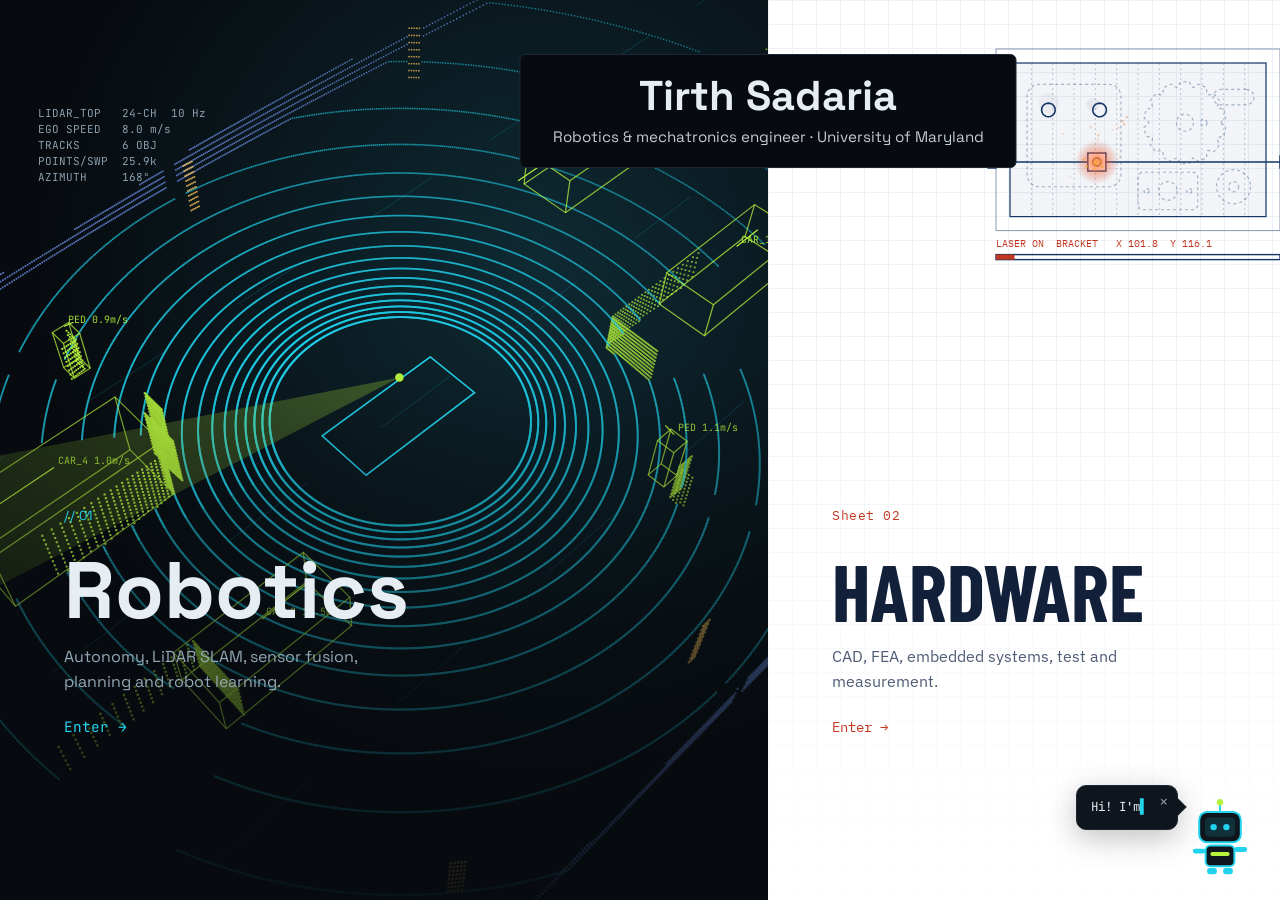
<file: index.html>
<!doctype html>
<html lang="en"><head><meta charset="utf-8"><meta name="viewport" content="width=device-width,initial-scale=1">
<title>Tirth Sadaria · Robotics &amp; Hardware Portfolio</title><meta name="description" content="Portfolio of Tirth Sadaria, robotics and mechatronics engineer.">
<meta property="og:title" content="Tirth Sadaria · Robotics &amp; Hardware Portfolio"><meta property="og:description" content="Portfolio of Tirth Sadaria, robotics and mechatronics engineer.">
<link rel="preconnect" href="https://fonts.googleapis.com"><link rel="preconnect" href="https://fonts.gstatic.com" crossorigin><link href="https://fonts.googleapis.com/css2?family=Space+Grotesk:wght@400;500;700&family=JetBrains+Mono:wght@400;500&family=Barlow+Condensed:wght@500;600;700&family=IBM+Plex+Sans:wght@400;500;600&family=IBM+Plex+Mono:wght@400;500&display=swap" rel="stylesheet"><link rel="stylesheet" href="assets/site.css"></head>
<body class="t-l"><main class="split"><a class="half half-r" href="robotics/index.html"><canvas id="scan" class="anim" data-scene="lidar" aria-hidden="true"></canvas><span class="eyebrow">// 01</span><h2>Robotics</h2><p>Autonomy, LiDAR SLAM, sensor fusion, planning and robot learning.</p><span class="go">Enter →</span></a>
<a class="half half-h" href="hardware/index.html"><canvas id="shop" class="anim" data-scene="laser" aria-hidden="true"></canvas><span class="eyebrow">Sheet 02</span><h2>Hardware</h2><p>CAD, FEA, embedded systems, test and measurement.</p><span class="go">Enter →</span></a>
<div class="split-name"><h1>Tirth Sadaria</h1><p>Robotics & mechatronics engineer · University of Maryland</p></div></main><script src="assets/scenes.js"></script><aside class="bot" id="bot" aria-label="Site update"><div class="bot-bubble" role="status"><button class="bot-x" type="button" aria-label="Dismiss">×</button><span class="bot-t" data-text="Hi! I'm still uploading more projects. New videos and case studies are on the way, so check back soon."></span></div>
<button class="bot-fig" type="button" aria-label="Show update message"><svg viewBox="0 0 80 96" aria-hidden="true"><line class="bot-ant" x1="40" y1="4" x2="40" y2="16"/><circle class="bot-led" cx="40" cy="4" r="4"/><rect class="bot-head" x="14" y="16" width="52" height="38" rx="10"/><rect class="bot-face" x="21" y="23" width="38" height="24" rx="6"/><g class="bot-eyes"><circle cx="32" cy="35" r="4"/><circle cx="48" cy="35" r="4"/></g><rect class="bot-body" x="22" y="58" width="36" height="26" rx="6"/><rect class="bot-bar" x="28" y="66" width="24" height="5" rx="2.5"/><rect class="bot-fill" x="28" y="66" width="24" height="5" rx="2.5"/><g class="bot-arm"><rect x="58" y="60" width="16" height="6" rx="3"/></g><rect class="bot-arm-l" x="6" y="62" width="16" height="6" rx="3"/><rect class="bot-wheel" x="24" y="86" width="12" height="8" rx="3"/><rect class="bot-wheel" x="44" y="86" width="12" height="8" rx="3"/></svg></button></aside><script src="assets/motion.js" defer></script></body></html>
</file>
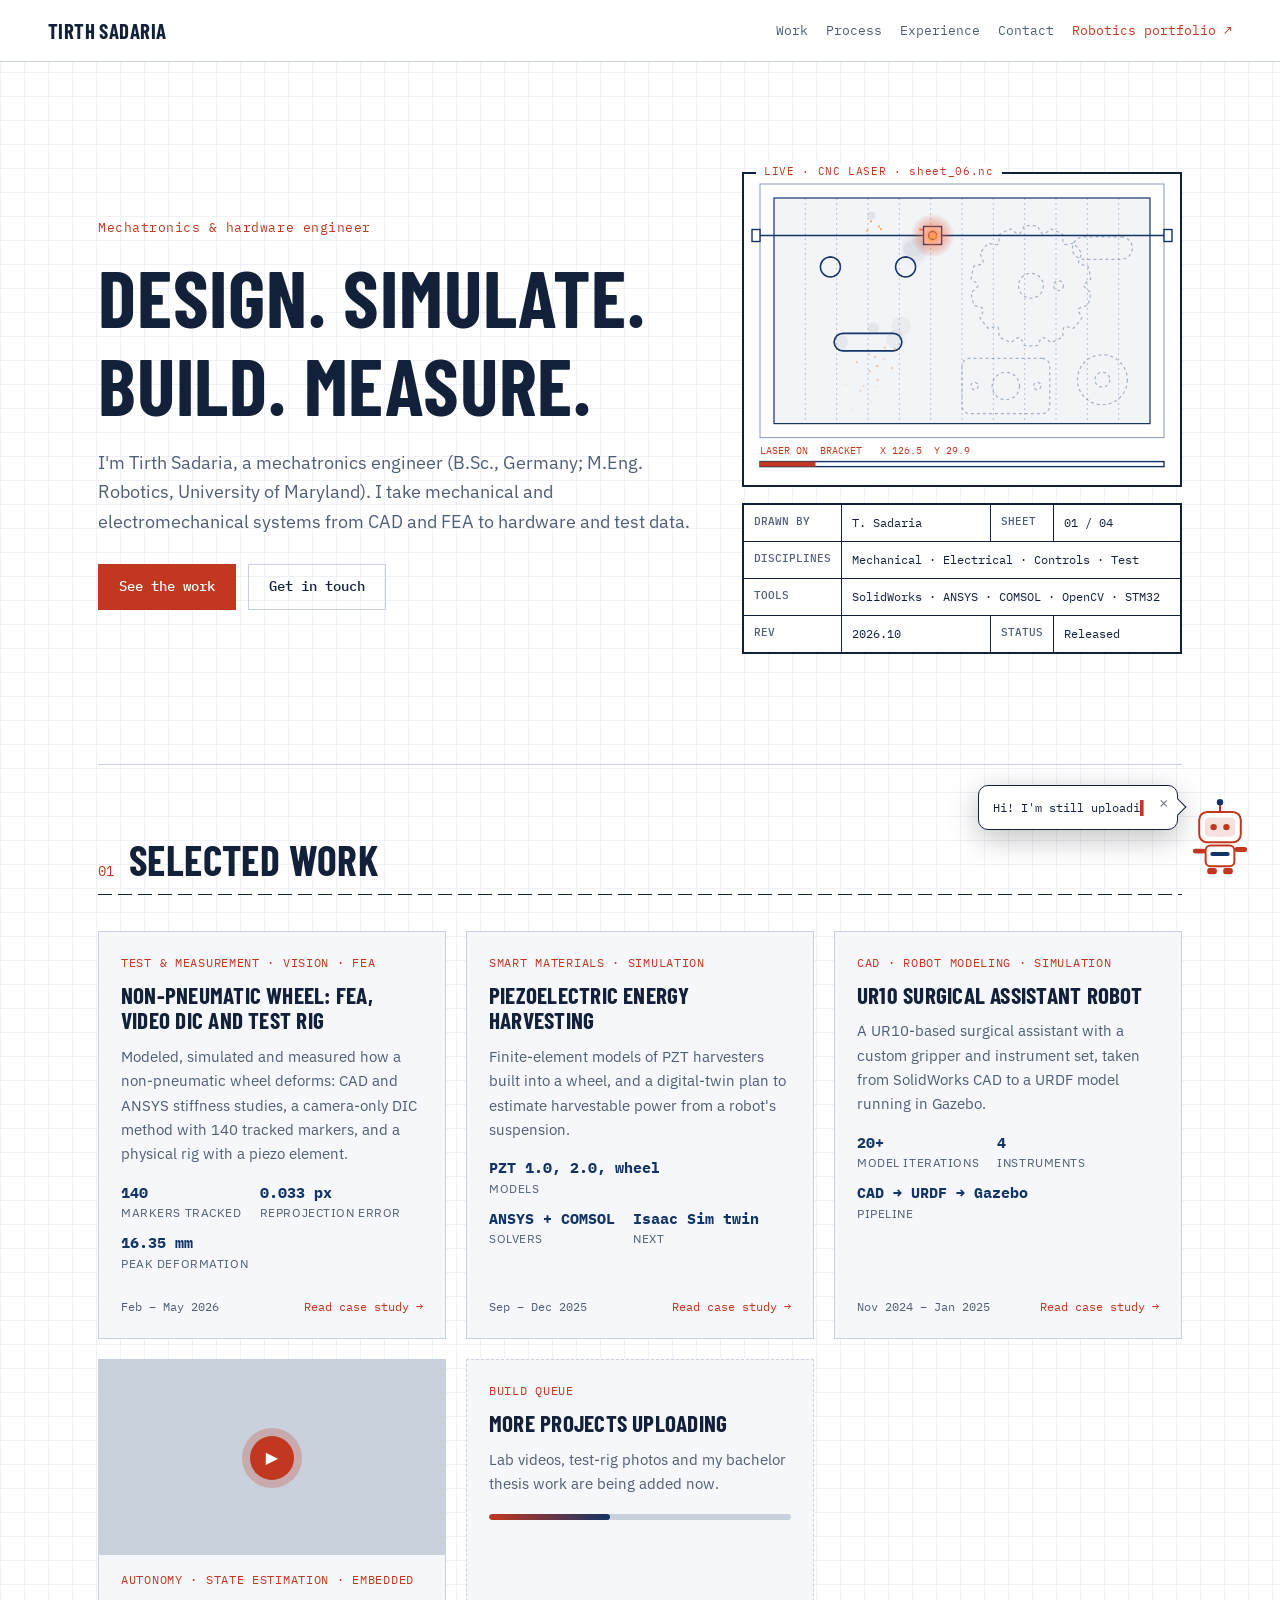
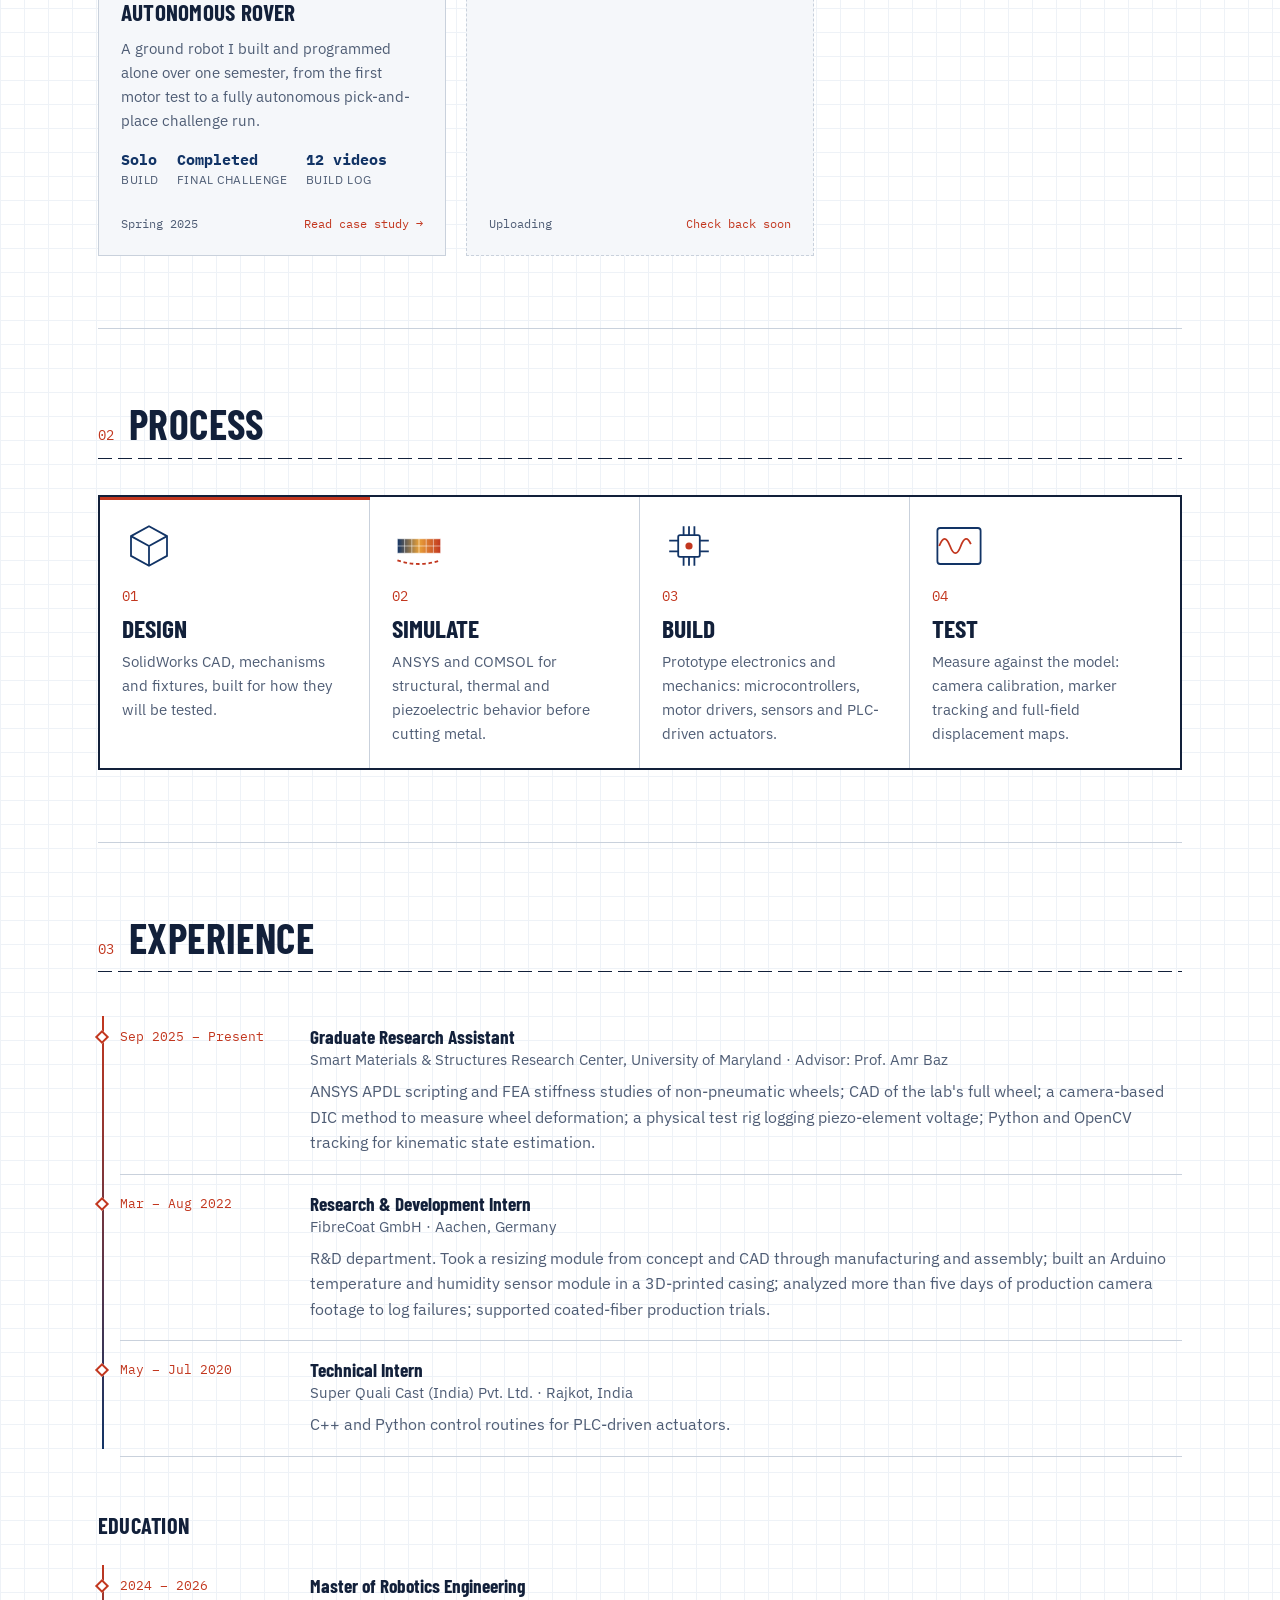
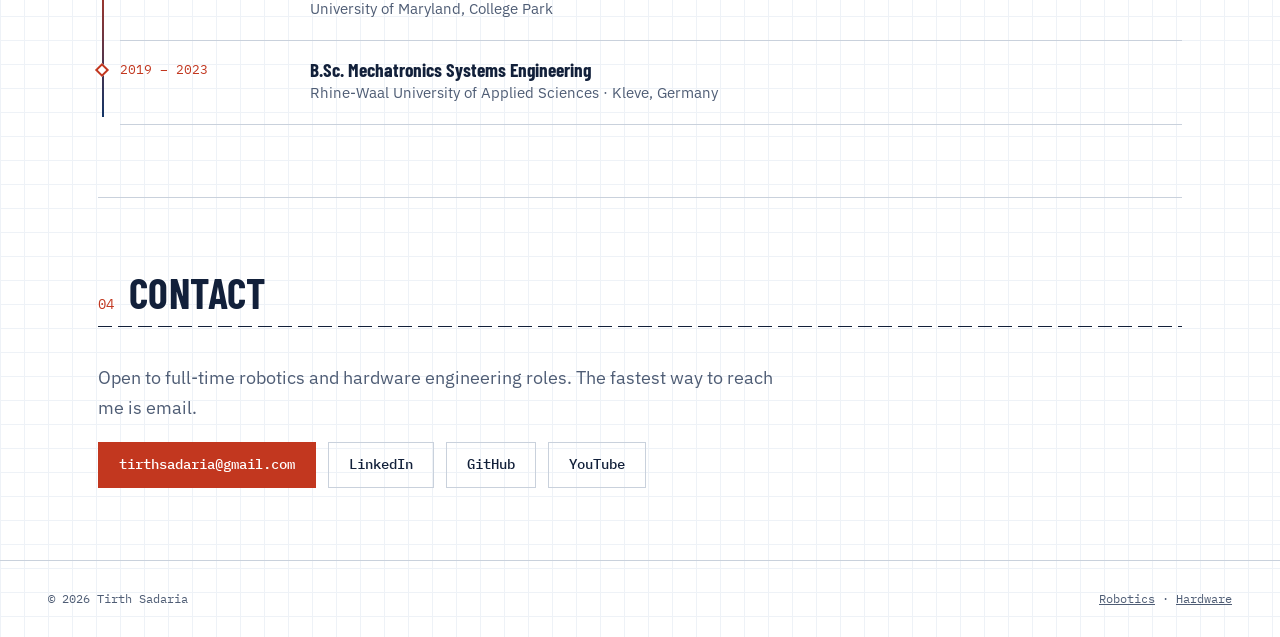
<file: hardware/index.html>
<!doctype html>
<html lang="en"><head><meta charset="utf-8"><meta name="viewport" content="width=device-width,initial-scale=1">
<title>Tirth Sadaria · Hardware Portfolio</title><meta name="description" content="Hardware portfolio of Tirth Sadaria: CAD, FEA, embedded systems, test and measurement.">
<meta property="og:title" content="Tirth Sadaria · Hardware Portfolio"><meta property="og:description" content="Hardware portfolio of Tirth Sadaria: CAD, FEA, embedded systems, test and measurement.">
<link rel="preconnect" href="https://fonts.googleapis.com"><link rel="preconnect" href="https://fonts.gstatic.com" crossorigin><link href="https://fonts.googleapis.com/css2?family=Space+Grotesk:wght@400;500;700&family=JetBrains+Mono:wght@400;500&family=Barlow+Condensed:wght@500;600;700&family=IBM+Plex+Sans:wght@400;500;600&family=IBM+Plex+Mono:wght@400;500&display=swap" rel="stylesheet"><link rel="stylesheet" href="../assets/site.css"></head>
<body class="t-h"><header class="nav"><a class="brand" href="../index.html">Tirth Sadaria</a><nav>
<a href="#work">Work</a><a href="#process">Process</a><a href="#experience">Experience</a><a href="#contact">Contact</a>
<a class="switch" href="../robotics/index.html">Robotics portfolio ↗</a></nav></header>
<main><section class="hero h-hero"><div class="hero-in">
<p class="eyebrow">Mechatronics & hardware engineer</p>
<h1>Design. Simulate.<br>Build. Measure.</h1>
<p class="lede">I'm Tirth Sadaria, a mechatronics engineer (B.Sc., Germany; M.Eng. Robotics, University of Maryland). I take mechanical and electromechanical systems from CAD and FEA to hardware and test data.</p>
<div class="hero-cta"><a class="btn" href="#work">See the work</a><a class="btn ghost" href="#contact">Get in touch</a></div></div>
<div class="hw-side"><div class="cnc"><span class="cnc-tag">LIVE · CNC LASER · sheet_06.nc</span><canvas data-scene="laser" data-fill="1" aria-hidden="true"></canvas></div><table class="titleblock" aria-label="Drawing title block"><tr><th>Drawn by</th><td>T. Sadaria</td><th>Sheet</th><td>01 / 04</td></tr><tr><th>Disciplines</th><td colspan="3">Mechanical · Electrical · Controls · Test</td></tr><tr><th>Tools</th><td colspan="3">SolidWorks · ANSYS · COMSOL · OpenCV · STM32</td></tr><tr><th>Rev</th><td>2026.10</td><th>Status</th><td>Released</td></tr></table></div></section>
<section id="work" class="sec"><h2 class="sec-h"><span>01</span>Selected work</h2><div class="grid"><a class="card rv" href="../projects/wheel-deformation-dic/index.html"><span class="card-kicker">Test &amp; measurement · Vision · FEA</span>
<h3>Non-Pneumatic Wheel: FEA, Video DIC and Test Rig</h3><p>Modeled, simulated and measured how a non-pneumatic wheel deforms: CAD and ANSYS stiffness studies, a camera-only DIC method with 140 tracked markers, and a physical rig with a piezo element.</p><ul class="metrics"><li><b class="num">140</b><span>Markers tracked</span></li><li><b class="num">0.033 px</b><span>Reprojection error</span></li><li><b class="num">16.35 mm</b><span>Peak deformation</span></li></ul><span class="card-foot">Feb – May 2026 <i>Read case study →</i></span></a><a class="card rv" href="../projects/piezo-energy-harvesting/index.html"><span class="card-kicker">Smart materials · Simulation</span>
<h3>Piezoelectric Energy Harvesting</h3><p>Finite-element models of PZT harvesters built into a wheel, and a digital-twin plan to estimate harvestable power from a robot&#x27;s suspension.</p><ul class="metrics"><li><b class="num">PZT 1.0, 2.0, wheel</b><span>Models</span></li><li><b class="num">ANSYS + COMSOL</b><span>Solvers</span></li><li><b class="num">Isaac Sim twin</b><span>Next</span></li></ul><span class="card-foot">Sep – Dec 2025 <i>Read case study →</i></span></a><a class="card rv" href="../projects/ur10-surgical-robot/index.html"><span class="card-kicker">CAD · Robot modeling · Simulation</span>
<h3>UR10 Surgical Assistant Robot</h3><p>A UR10-based surgical assistant with a custom gripper and instrument set, taken from SolidWorks CAD to a URDF model running in Gazebo.</p><ul class="metrics"><li><b class="num">20+</b><span>Model iterations</span></li><li><b class="num">4</b><span>Instruments</span></li><li><b class="num">CAD → URDF → Gazebo</b><span>Pipeline</span></li></ul><span class="card-foot">Nov 2024 – Jan 2025 <i>Read case study →</i></span></a><a class="card rv" href="../projects/autonomous-rover/index.html"><span class="card-media"><img src="https://i.ytimg.com/vi/HJKSBHcZo70/hqdefault.jpg" alt="" loading="lazy" onerror="this.remove()"><span class="play sm" aria-hidden="true">▶</span></span><span class="card-kicker">Autonomy · State estimation · Embedded</span>
<h3>Autonomous Rover</h3><p>A ground robot I built and programmed alone over one semester, from the first motor test to a fully autonomous pick-and-place challenge run.</p><ul class="metrics"><li><b class="num">Solo</b><span>Build</span></li><li><b class="num">Completed</b><span>Final challenge</span></li><li><b class="num">12 videos</b><span>Build log</span></li></ul><span class="card-foot">Spring 2025 <i>Read case study →</i></span></a><div class="card pipe rv" aria-label="More projects coming"><span class="card-kicker">Build queue</span><h3>More projects uploading</h3><p>Lab videos, test-rig photos and my bachelor thesis work are being added now.</p><div class="pipe-bar" aria-hidden="true"><i></i></div><span class="card-foot"><span class="pipe-dots">Uploading</span><i>Check back soon</i></span></div></div></section>
<section id="process" class="sec"><h2 class="sec-h"><span>02</span>Process</h2><ol class="process"><span class="proc-run" aria-hidden="true"></span><li><svg class="pi pi-cad" viewBox="0 0 60 60"><g><path d="M30 8 L50 19 L50 41 L30 52 L10 41 L10 19 Z"/><path d="M10 19 L30 30 L50 19 M30 30 V52"/></g></svg><span class="step-n">01</span><h4>Design</h4><p>SolidWorks CAD, mechanisms and fixtures, built for how they will be tested.</p></li><li><svg class="pi pi-fea" viewBox="0 0 60 60"><defs><linearGradient id="heat" x1="0" x2="1"><stop offset="0" stop-color="#123466"/><stop offset=".5" stop-color="#E8A13A"/><stop offset="1" stop-color="#C2371F"/></linearGradient></defs><rect x="6" y="22" width="48" height="16" fill="url(#heat)"/><path class="pi-mesh" d="M6 22 H54 V38 H6 Z M14 22 V38 M22 22 V38 M30 22 V38 M38 22 V38 M46 22 V38 M6 30 H54"/><path class="pi-bend" d="M6 46 Q30 54 54 46"/></svg><span class="step-n">02</span><h4>Simulate</h4><p>ANSYS and COMSOL for structural, thermal and piezoelectric behavior before cutting metal.</p></li><li><svg class="pi pi-pcb" viewBox="0 0 60 60"><rect x="18" y="18" width="24" height="24" rx="2"/><path d="M24 18 V8 M30 18 V8 M36 18 V8 M24 42 V52 M30 42 V52 M36 42 V52 M18 24 H8 M18 36 H8 M42 24 H52 M42 36 H52"/><circle class="pi-led" cx="30" cy="30" r="4"/></svg><span class="step-n">03</span><h4>Build</h4><p>Prototype electronics and mechanics: microcontrollers, motor drivers, sensors and PLC-driven actuators.</p></li><li><svg class="pi pi-scope" viewBox="0 0 60 60"><rect x="6" y="10" width="48" height="40" rx="3"/><path class="pi-wave" d="M8 30 Q14 14 20 30 T32 30 T44 30 T56 30"/></svg><span class="step-n">04</span><h4>Test</h4><p>Measure against the model: camera calibration, marker tracking and full-field displacement maps.</p></li></ol></section>
<section id="experience" class="sec"><h2 class="sec-h"><span>03</span>Experience</h2><ol class="timeline"><li><span class="when">Sep 2025 – Present</span><div><h4>Graduate Research Assistant</h4><span class="org">Smart Materials &amp; Structures Research Center, University of Maryland · Advisor: Prof. Amr Baz</span><p>ANSYS APDL scripting and FEA stiffness studies of non-pneumatic wheels; CAD of the lab&#x27;s full wheel; a camera-based DIC method to measure wheel deformation; a physical test rig logging piezo-element voltage; Python and OpenCV tracking for kinematic state estimation.</p></div></li><li><span class="when">Mar – Aug 2022</span><div><h4>Research &amp; Development Intern</h4><span class="org">FibreCoat GmbH · Aachen, Germany</span><p>R&amp;D department. Took a resizing module from concept and CAD through manufacturing and assembly; built an Arduino temperature and humidity sensor module in a 3D-printed casing; analyzed more than five days of production camera footage to log failures; supported coated-fiber production trials.</p></div></li><li><span class="when">May – Jul 2020</span><div><h4>Technical Intern</h4><span class="org">Super Quali Cast (India) Pvt. Ltd. · Rajkot, India</span><p>C++ and Python control routines for PLC-driven actuators.</p></div></li></ol><h3 class="sub-h">Education</h3><ol class="timeline"><li><span class="when">2024 – 2026</span><div><h4>Master of Robotics Engineering</h4><span class="org">University of Maryland, College Park</span></div></li><li><span class="when">2019 – 2023</span><div><h4>B.Sc. Mechatronics Systems Engineering</h4><span class="org">Rhine-Waal University of Applied Sciences · Kleve, Germany</span></div></li></ol></section>
<section id="contact" class="sec contact"><h2 class="sec-h"><span>04</span>Contact</h2>
<p class="lede">Open to full-time robotics and hardware engineering roles. The fastest way to reach me is email.</p>
<div class="contact-links"><a class="btn" href="mailto:tirthsadaria@gmail.com">tirthsadaria@gmail.com</a><a class="btn ghost" href="https://www.linkedin.com/in/tirth-sadaria-8895b521a" target="_blank" rel="noopener">LinkedIn</a><a class="btn ghost" href="https://github.com/TirthSadaria" target="_blank" rel="noopener">GitHub</a><a class="btn ghost" href="https://www.youtube.com/@TirthMSadaria" target="_blank" rel="noopener">YouTube</a></div></section></main><footer class="foot"><span>© 2026 Tirth Sadaria</span><span><a href="../robotics/index.html">Robotics</a> · <a href="../hardware/index.html">Hardware</a></span></footer><script src="../assets/scenes.js"></script><aside class="bot" id="bot" aria-label="Site update"><div class="bot-bubble" role="status"><button class="bot-x" type="button" aria-label="Dismiss">×</button><span class="bot-t" data-text="Hi! I'm still uploading more projects. New videos and case studies are on the way, so check back soon."></span></div>
<button class="bot-fig" type="button" aria-label="Show update message"><svg viewBox="0 0 80 96" aria-hidden="true"><line class="bot-ant" x1="40" y1="4" x2="40" y2="16"/><circle class="bot-led" cx="40" cy="4" r="4"/><rect class="bot-head" x="14" y="16" width="52" height="38" rx="10"/><rect class="bot-face" x="21" y="23" width="38" height="24" rx="6"/><g class="bot-eyes"><circle cx="32" cy="35" r="4"/><circle cx="48" cy="35" r="4"/></g><rect class="bot-body" x="22" y="58" width="36" height="26" rx="6"/><rect class="bot-bar" x="28" y="66" width="24" height="5" rx="2.5"/><rect class="bot-fill" x="28" y="66" width="24" height="5" rx="2.5"/><g class="bot-arm"><rect x="58" y="60" width="16" height="6" rx="3"/></g><rect class="bot-arm-l" x="6" y="62" width="16" height="6" rx="3"/><rect class="bot-wheel" x="24" y="86" width="12" height="8" rx="3"/><rect class="bot-wheel" x="44" y="86" width="12" height="8" rx="3"/></svg></button></aside><script src="../assets/motion.js" defer></script></body></html>
</file>
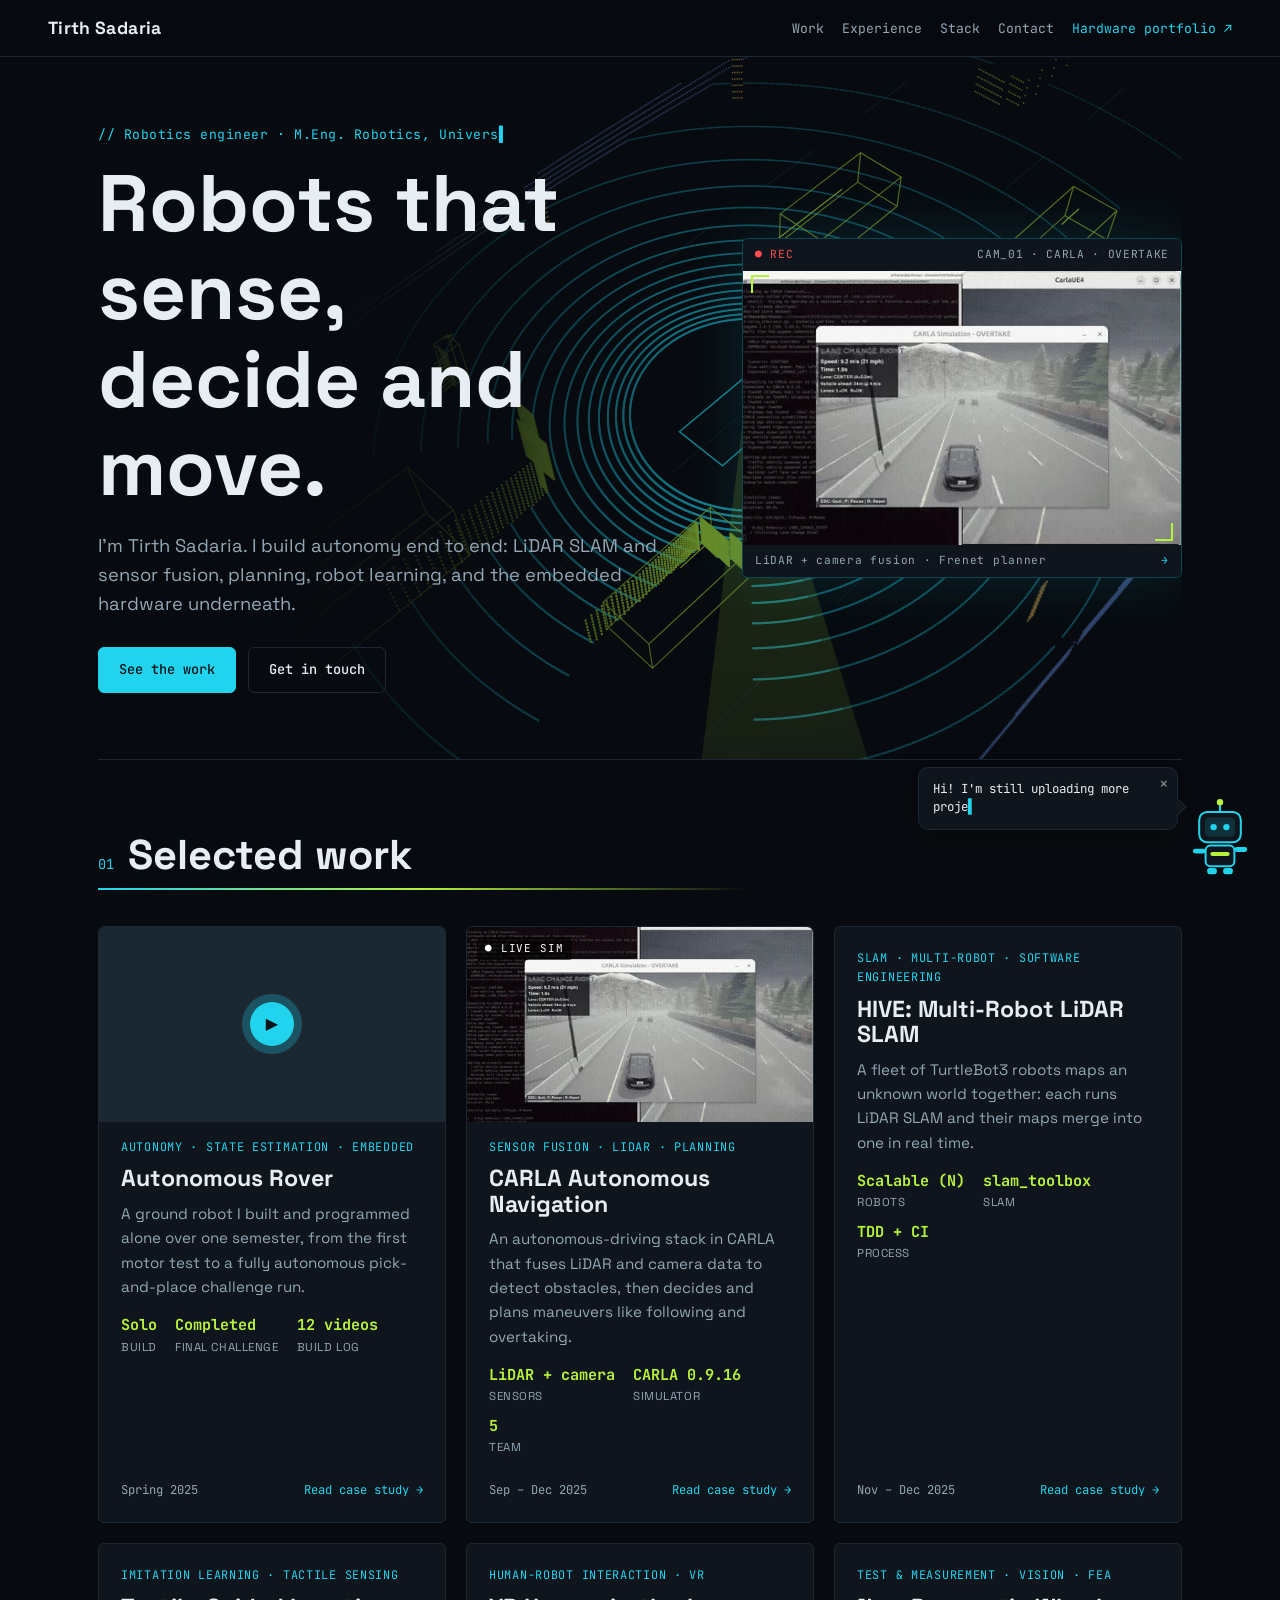
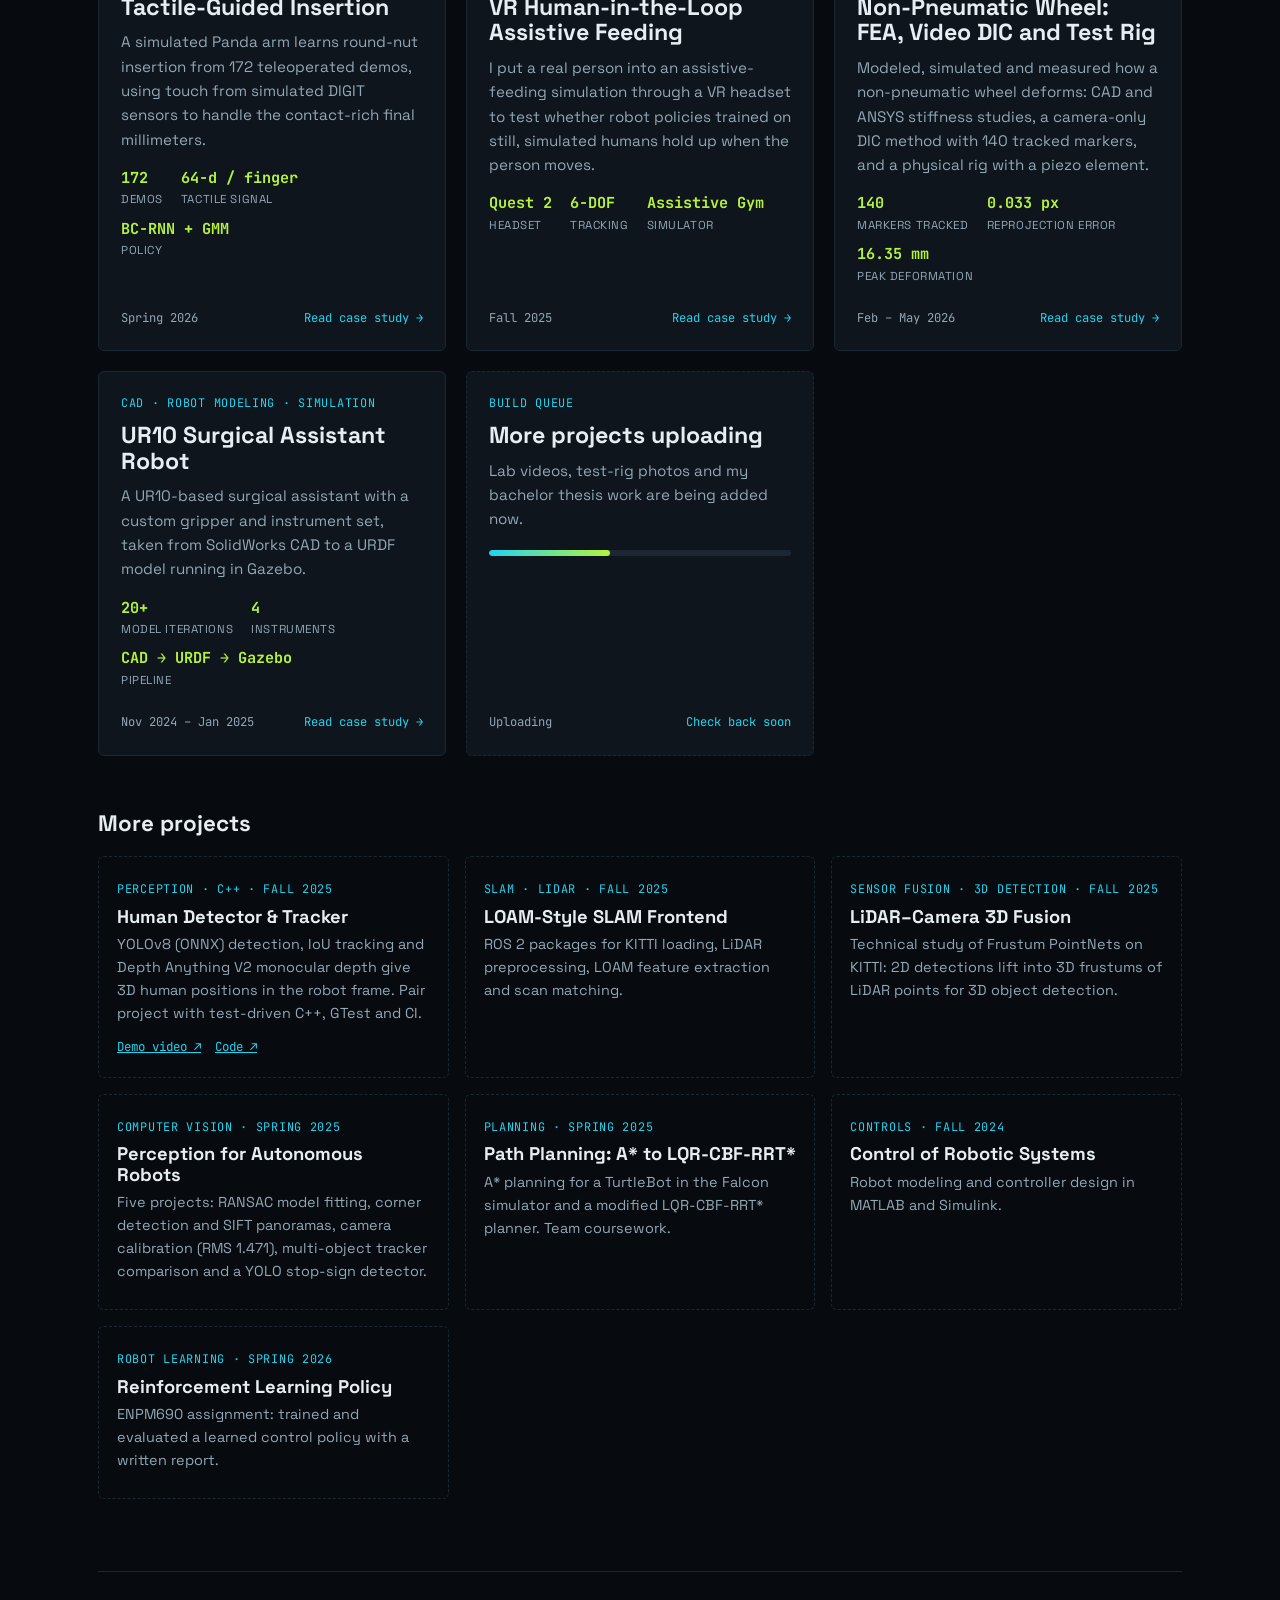
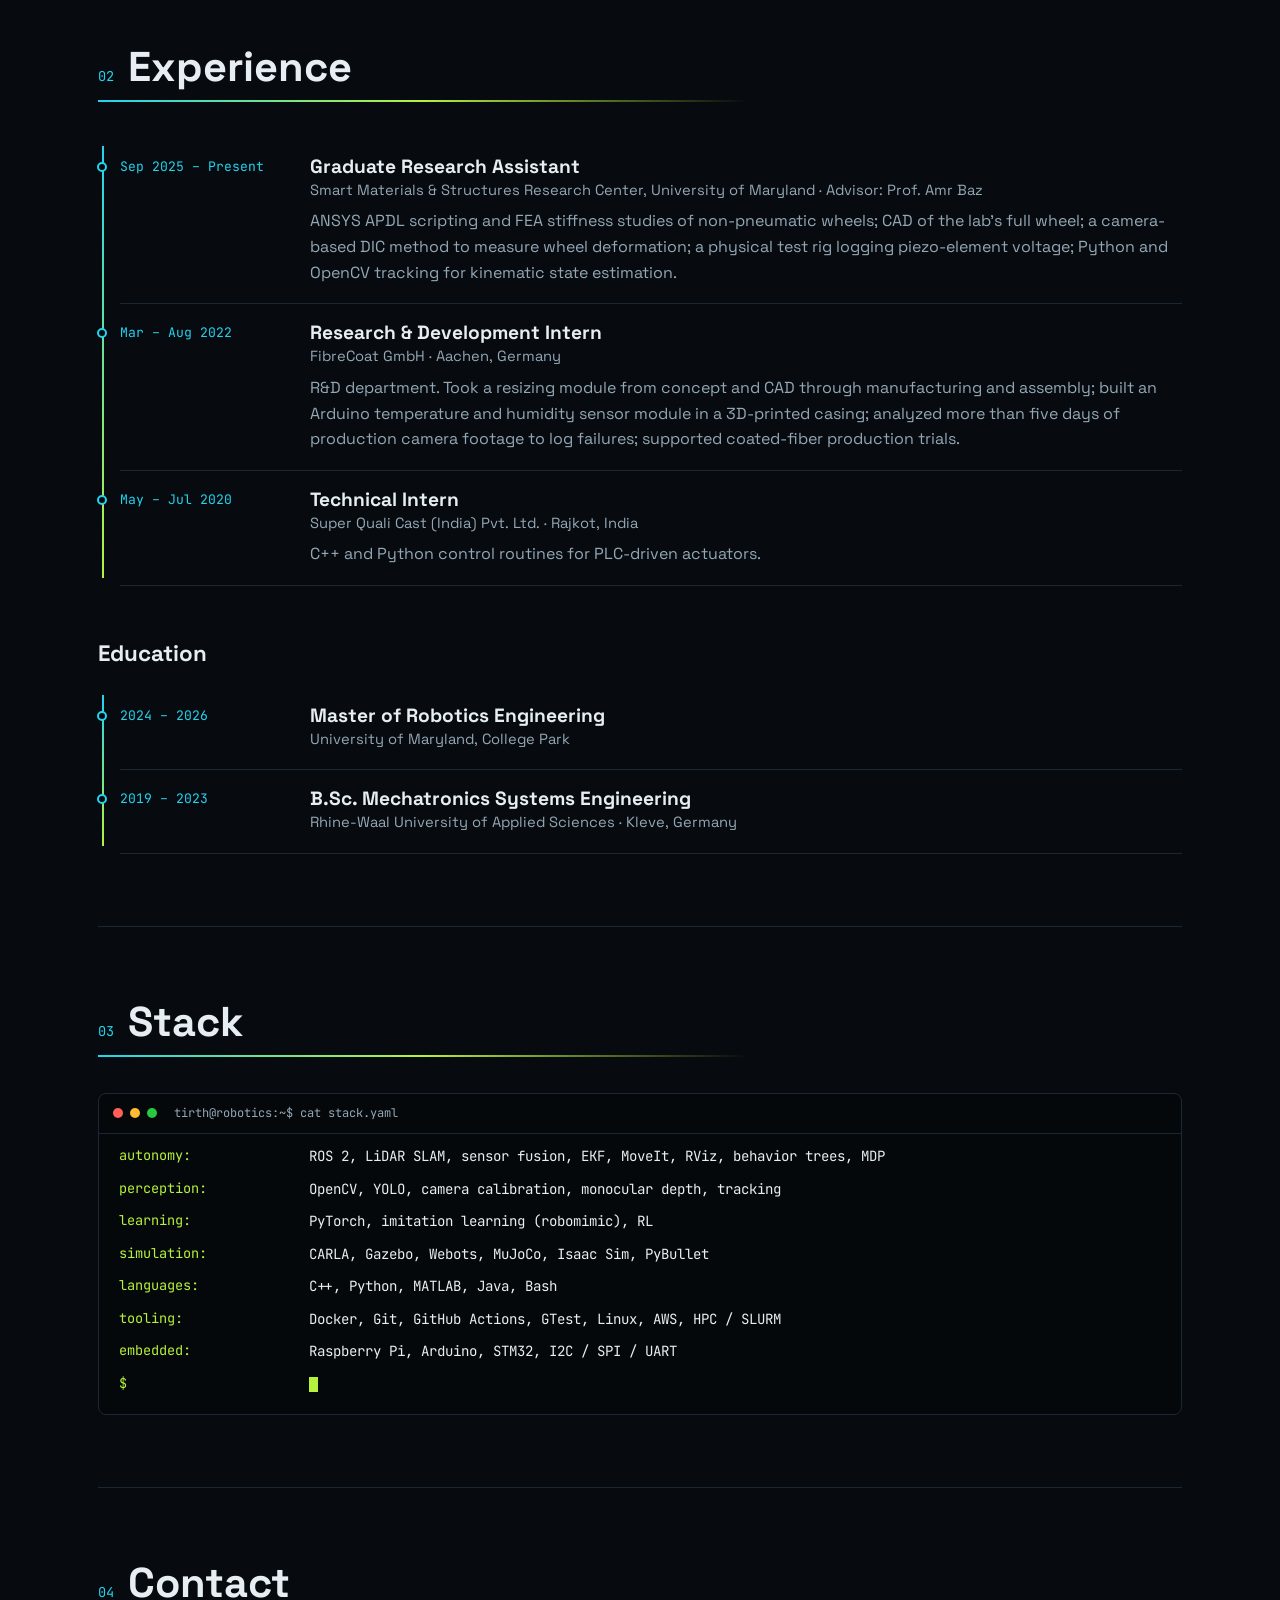
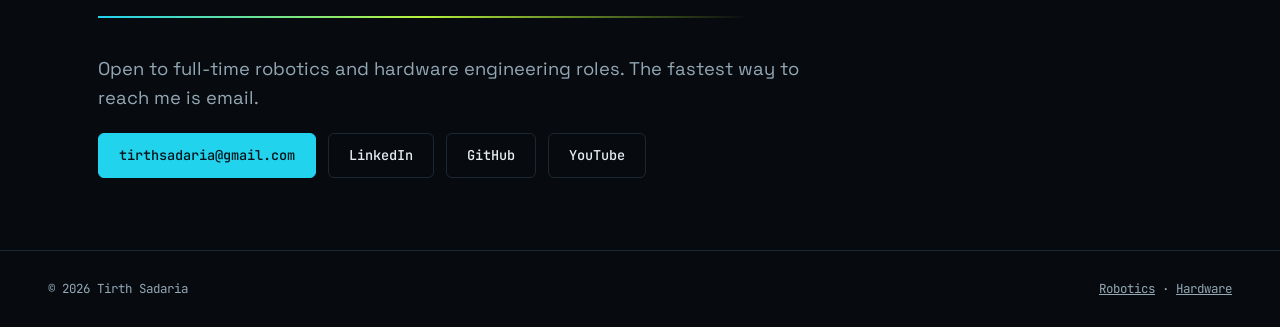
<file: robotics/index.html>
<!doctype html>
<html lang="en"><head><meta charset="utf-8"><meta name="viewport" content="width=device-width,initial-scale=1">
<title>Tirth Sadaria · Robotics Portfolio</title><meta name="description" content="Robotics portfolio of Tirth Sadaria: autonomy, LiDAR SLAM, sensor fusion, planning and robot learning.">
<meta property="og:title" content="Tirth Sadaria · Robotics Portfolio"><meta property="og:description" content="Robotics portfolio of Tirth Sadaria: autonomy, LiDAR SLAM, sensor fusion, planning and robot learning.">
<link rel="preconnect" href="https://fonts.googleapis.com"><link rel="preconnect" href="https://fonts.gstatic.com" crossorigin><link href="https://fonts.googleapis.com/css2?family=Space+Grotesk:wght@400;500;700&family=JetBrains+Mono:wght@400;500&family=Barlow+Condensed:wght@500;600;700&family=IBM+Plex+Sans:wght@400;500;600&family=IBM+Plex+Mono:wght@400;500&display=swap" rel="stylesheet"><link rel="stylesheet" href="../assets/site.css"></head>
<body class="t-r"><header class="nav"><a class="brand" href="../index.html">Tirth Sadaria</a><nav>
<a href="#work">Work</a><a href="#experience">Experience</a><a href="#stack">Stack</a><a href="#contact">Contact</a>
<a class="switch" href="../hardware/index.html">Hardware portfolio ↗</a></nav></header>
<main><section class="hero r-hero"><canvas class="hero-scene" data-scene="lidar" data-hud="0" data-cx=".6" data-cy=".5" aria-hidden="true"></canvas><div class="hero-in">
<p class="eyebrow type">// Robotics engineer · M.Eng. Robotics, University of Maryland</p>
<h1>Robots that sense,<br>decide and move.</h1>
<p class="lede">I'm Tirth Sadaria. I build autonomy end to end: LiDAR SLAM and sensor fusion, planning, robot learning, and the embedded hardware underneath.</p>
<div class="hero-cta"><a class="btn" href="#work">See the work</a><a class="btn ghost" href="#contact">Get in touch</a></div></div>
<a class="feed" href="../projects/carla-autonomous-driving/index.html"><span class="feed-top"><i>● REC</i> CAM_01 · CARLA · OVERTAKE</span><video class="loop " muted loop playsinline preload="none" poster="../media/carla-carla3.jpg" data-src="../media/carla-carla3.mp4"></video><span class="feed-bot">LiDAR + camera fusion · Frenet planner <b>→</b></span></a></section>
<section id="work" class="sec"><h2 class="sec-h"><span>01</span>Selected work</h2><div class="grid"><a class="card rv" href="../projects/autonomous-rover/index.html"><span class="card-media"><img src="https://i.ytimg.com/vi/HJKSBHcZo70/hqdefault.jpg" alt="" loading="lazy" onerror="this.remove()"><span class="play sm" aria-hidden="true">▶</span></span><span class="card-kicker">Autonomy · State estimation · Embedded</span>
<h3>Autonomous Rover</h3><p>A ground robot I built and programmed alone over one semester, from the first motor test to a fully autonomous pick-and-place challenge run.</p><ul class="metrics"><li><b class="num">Solo</b><span>Build</span></li><li><b class="num">Completed</b><span>Final challenge</span></li><li><b class="num">12 videos</b><span>Build log</span></li></ul><span class="card-foot">Spring 2025 <i>Read case study →</i></span></a><a class="card rv" href="../projects/carla-autonomous-driving/index.html"><span class="card-media"><video class="loop " muted loop playsinline preload="none" poster="../media/carla-carla3.jpg" data-src="../media/carla-carla3.mp4"></video><span class="live">● LIVE SIM</span></span><span class="card-kicker">Sensor fusion · LiDAR · Planning</span>
<h3>CARLA Autonomous Navigation</h3><p>An autonomous-driving stack in CARLA that fuses LiDAR and camera data to detect obstacles, then decides and plans maneuvers like following and overtaking.</p><ul class="metrics"><li><b class="num">LiDAR + camera</b><span>Sensors</span></li><li><b class="num">CARLA 0.9.16</b><span>Simulator</span></li><li><b class="num">5</b><span>Team</span></li></ul><span class="card-foot">Sep – Dec 2025 <i>Read case study →</i></span></a><a class="card rv" href="../projects/hive-multi-robot-slam/index.html"><span class="card-kicker">SLAM · Multi-robot · Software engineering</span>
<h3>HIVE: Multi-Robot LiDAR SLAM</h3><p>A fleet of TurtleBot3 robots maps an unknown world together: each runs LiDAR SLAM and their maps merge into one in real time.</p><ul class="metrics"><li><b class="num">Scalable (N)</b><span>Robots</span></li><li><b class="num">slam_toolbox</b><span>SLAM</span></li><li><b class="num">TDD + CI</b><span>Process</span></li></ul><span class="card-foot">Nov – Dec 2025 <i>Read case study →</i></span></a><a class="card rv" href="../projects/tactile-guided-insertion/index.html"><span class="card-kicker">Imitation learning · Tactile sensing</span>
<h3>Tactile-Guided Insertion</h3><p>A simulated Panda arm learns round-nut insertion from 172 teleoperated demos, using touch from simulated DIGIT sensors to handle the contact-rich final millimeters.</p><ul class="metrics"><li><b class="num">172</b><span>Demos</span></li><li><b class="num">64-d / finger</b><span>Tactile signal</span></li><li><b class="num">BC-RNN + GMM</b><span>Policy</span></li></ul><span class="card-foot">Spring 2026 <i>Read case study →</i></span></a><a class="card rv" href="../projects/vr-assistive-feeding/index.html"><span class="card-kicker">Human-robot interaction · VR</span>
<h3>VR Human-in-the-Loop Assistive Feeding</h3><p>I put a real person into an assistive-feeding simulation through a VR headset to test whether robot policies trained on still, simulated humans hold up when the person moves.</p><ul class="metrics"><li><b class="num">Quest 2</b><span>Headset</span></li><li><b class="num">6-DOF</b><span>Tracking</span></li><li><b class="num">Assistive Gym</b><span>Simulator</span></li></ul><span class="card-foot">Fall 2025 <i>Read case study →</i></span></a><a class="card rv" href="../projects/wheel-deformation-dic/index.html"><span class="card-kicker">Test &amp; measurement · Vision · FEA</span>
<h3>Non-Pneumatic Wheel: FEA, Video DIC and Test Rig</h3><p>Modeled, simulated and measured how a non-pneumatic wheel deforms: CAD and ANSYS stiffness studies, a camera-only DIC method with 140 tracked markers, and a physical rig with a piezo element.</p><ul class="metrics"><li><b class="num">140</b><span>Markers tracked</span></li><li><b class="num">0.033 px</b><span>Reprojection error</span></li><li><b class="num">16.35 mm</b><span>Peak deformation</span></li></ul><span class="card-foot">Feb – May 2026 <i>Read case study →</i></span></a><a class="card rv" href="../projects/ur10-surgical-robot/index.html"><span class="card-kicker">CAD · Robot modeling · Simulation</span>
<h3>UR10 Surgical Assistant Robot</h3><p>A UR10-based surgical assistant with a custom gripper and instrument set, taken from SolidWorks CAD to a URDF model running in Gazebo.</p><ul class="metrics"><li><b class="num">20+</b><span>Model iterations</span></li><li><b class="num">4</b><span>Instruments</span></li><li><b class="num">CAD → URDF → Gazebo</b><span>Pipeline</span></li></ul><span class="card-foot">Nov 2024 – Jan 2025 <i>Read case study →</i></span></a><div class="card pipe rv" aria-label="More projects coming"><span class="card-kicker">Build queue</span><h3>More projects uploading</h3><p>Lab videos, test-rig photos and my bachelor thesis work are being added now.</p><div class="pipe-bar" aria-hidden="true"><i></i></div><span class="card-foot"><span class="pipe-dots">Uploading</span><i>Check back soon</i></span></div></div><h3 class="sub-h">More projects</h3><ul class="mini-grid"><li><span class="card-kicker">Perception · C++ · Fall 2025</span><h4>Human Detector &amp; Tracker</h4><p>YOLOv8 (ONNX) detection, IoU tracking and Depth Anything V2 monocular depth give 3D human positions in the robot frame. Pair project with test-driven C++, GTest and CI.</p><a href="https://www.youtube.com/watch?v=Hmml-hkE0_8" target="_blank" rel="noopener">Demo video ↗</a><a href="https://github.com/shreyak-05/human-detector-and-tracker" target="_blank" rel="noopener">Code ↗</a></li><li><span class="card-kicker">SLAM · LiDAR · Fall 2025</span><h4>LOAM-Style SLAM Frontend</h4><p>ROS 2 packages for KITTI loading, LiDAR preprocessing, LOAM feature extraction and scan matching.</p></li><li><span class="card-kicker">Sensor fusion · 3D detection · Fall 2025</span><h4>LiDAR–Camera 3D Fusion</h4><p>Technical study of Frustum PointNets on KITTI: 2D detections lift into 3D frustums of LiDAR points for 3D object detection.</p></li><li><span class="card-kicker">Computer vision · Spring 2025</span><h4>Perception for Autonomous Robots</h4><p>Five projects: RANSAC model fitting, corner detection and SIFT panoramas, camera calibration (RMS 1.471), multi-object tracker comparison and a YOLO stop-sign detector.</p></li><li><span class="card-kicker">Planning · Spring 2025</span><h4>Path Planning: A* to LQR-CBF-RRT*</h4><p>A* planning for a TurtleBot in the Falcon simulator and a modified LQR-CBF-RRT* planner. Team coursework.</p></li><li><span class="card-kicker">Controls · Fall 2024</span><h4>Control of Robotic Systems</h4><p>Robot modeling and controller design in MATLAB and Simulink.</p></li><li><span class="card-kicker">Robot learning · Spring 2026</span><h4>Reinforcement Learning Policy</h4><p>ENPM690 assignment: trained and evaluated a learned control policy with a written report.</p></li></ul></section>
<section id="experience" class="sec"><h2 class="sec-h"><span>02</span>Experience</h2><ol class="timeline"><li><span class="when">Sep 2025 – Present</span><div><h4>Graduate Research Assistant</h4><span class="org">Smart Materials &amp; Structures Research Center, University of Maryland · Advisor: Prof. Amr Baz</span><p>ANSYS APDL scripting and FEA stiffness studies of non-pneumatic wheels; CAD of the lab&#x27;s full wheel; a camera-based DIC method to measure wheel deformation; a physical test rig logging piezo-element voltage; Python and OpenCV tracking for kinematic state estimation.</p></div></li><li><span class="when">Mar – Aug 2022</span><div><h4>Research &amp; Development Intern</h4><span class="org">FibreCoat GmbH · Aachen, Germany</span><p>R&amp;D department. Took a resizing module from concept and CAD through manufacturing and assembly; built an Arduino temperature and humidity sensor module in a 3D-printed casing; analyzed more than five days of production camera footage to log failures; supported coated-fiber production trials.</p></div></li><li><span class="when">May – Jul 2020</span><div><h4>Technical Intern</h4><span class="org">Super Quali Cast (India) Pvt. Ltd. · Rajkot, India</span><p>C++ and Python control routines for PLC-driven actuators.</p></div></li></ol><h3 class="sub-h">Education</h3><ol class="timeline"><li><span class="when">2024 – 2026</span><div><h4>Master of Robotics Engineering</h4><span class="org">University of Maryland, College Park</span></div></li><li><span class="when">2019 – 2023</span><div><h4>B.Sc. Mechatronics Systems Engineering</h4><span class="org">Rhine-Waal University of Applied Sciences · Kleve, Germany</span></div></li></ol></section>
<section id="stack" class="sec"><h2 class="sec-h"><span>03</span>Stack</h2><div class="stack term"><div class="term-bar"><i></i><i></i><i></i><span>tirth@robotics:~$ cat stack.yaml</span></div><div class="stack-row"><span>autonomy:</span><p>ROS 2, LiDAR SLAM, sensor fusion, EKF, MoveIt, RViz, behavior trees, MDP</p></div><div class="stack-row"><span>perception:</span><p>OpenCV, YOLO, camera calibration, monocular depth, tracking</p></div><div class="stack-row"><span>learning:</span><p>PyTorch, imitation learning (robomimic), RL</p></div><div class="stack-row"><span>simulation:</span><p>CARLA, Gazebo, Webots, MuJoCo, Isaac Sim, PyBullet</p></div><div class="stack-row"><span>languages:</span><p>C++, Python, MATLAB, Java, Bash</p></div><div class="stack-row"><span>tooling:</span><p>Docker, Git, GitHub Actions, GTest, Linux, AWS, HPC / SLURM</p></div><div class="stack-row"><span>embedded:</span><p>Raspberry Pi, Arduino, STM32, I2C / SPI / UART</p></div><div class="stack-row"><span>$</span><p><b class="caret"></b></p></div></div></section>
<section id="contact" class="sec contact"><h2 class="sec-h"><span>04</span>Contact</h2>
<p class="lede">Open to full-time robotics and hardware engineering roles. The fastest way to reach me is email.</p>
<div class="contact-links"><a class="btn" href="mailto:tirthsadaria@gmail.com">tirthsadaria@gmail.com</a><a class="btn ghost" href="https://www.linkedin.com/in/tirth-sadaria-8895b521a" target="_blank" rel="noopener">LinkedIn</a><a class="btn ghost" href="https://github.com/TirthSadaria" target="_blank" rel="noopener">GitHub</a><a class="btn ghost" href="https://www.youtube.com/@TirthMSadaria" target="_blank" rel="noopener">YouTube</a></div></section></main><footer class="foot"><span>© 2026 Tirth Sadaria</span><span><a href="../robotics/index.html">Robotics</a> · <a href="../hardware/index.html">Hardware</a></span></footer><script src="../assets/scenes.js"></script><aside class="bot" id="bot" aria-label="Site update"><div class="bot-bubble" role="status"><button class="bot-x" type="button" aria-label="Dismiss">×</button><span class="bot-t" data-text="Hi! I'm still uploading more projects. New videos and case studies are on the way, so check back soon."></span></div>
<button class="bot-fig" type="button" aria-label="Show update message"><svg viewBox="0 0 80 96" aria-hidden="true"><line class="bot-ant" x1="40" y1="4" x2="40" y2="16"/><circle class="bot-led" cx="40" cy="4" r="4"/><rect class="bot-head" x="14" y="16" width="52" height="38" rx="10"/><rect class="bot-face" x="21" y="23" width="38" height="24" rx="6"/><g class="bot-eyes"><circle cx="32" cy="35" r="4"/><circle cx="48" cy="35" r="4"/></g><rect class="bot-body" x="22" y="58" width="36" height="26" rx="6"/><rect class="bot-bar" x="28" y="66" width="24" height="5" rx="2.5"/><rect class="bot-fill" x="28" y="66" width="24" height="5" rx="2.5"/><g class="bot-arm"><rect x="58" y="60" width="16" height="6" rx="3"/></g><rect class="bot-arm-l" x="6" y="62" width="16" height="6" rx="3"/><rect class="bot-wheel" x="24" y="86" width="12" height="8" rx="3"/><rect class="bot-wheel" x="44" y="86" width="12" height="8" rx="3"/></svg></button></aside><script src="../assets/motion.js" defer></script></body></html>
</file>
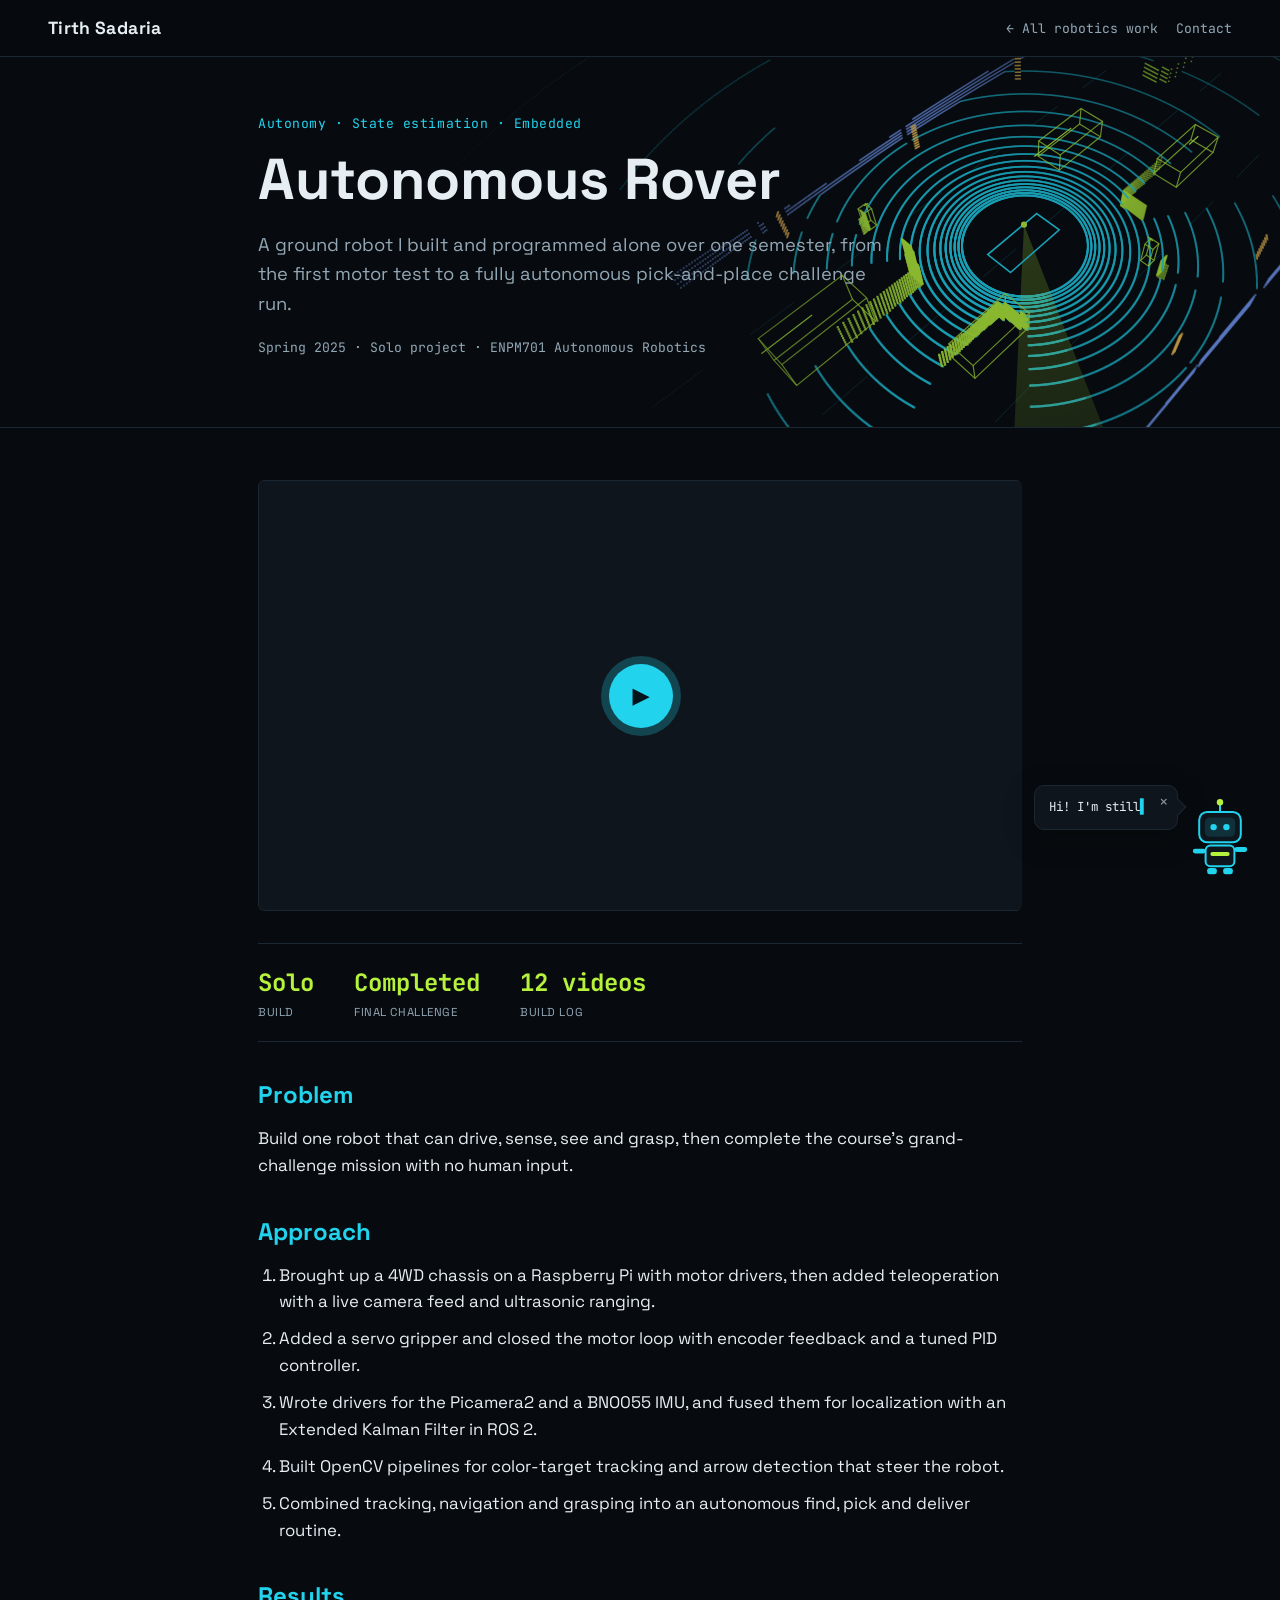
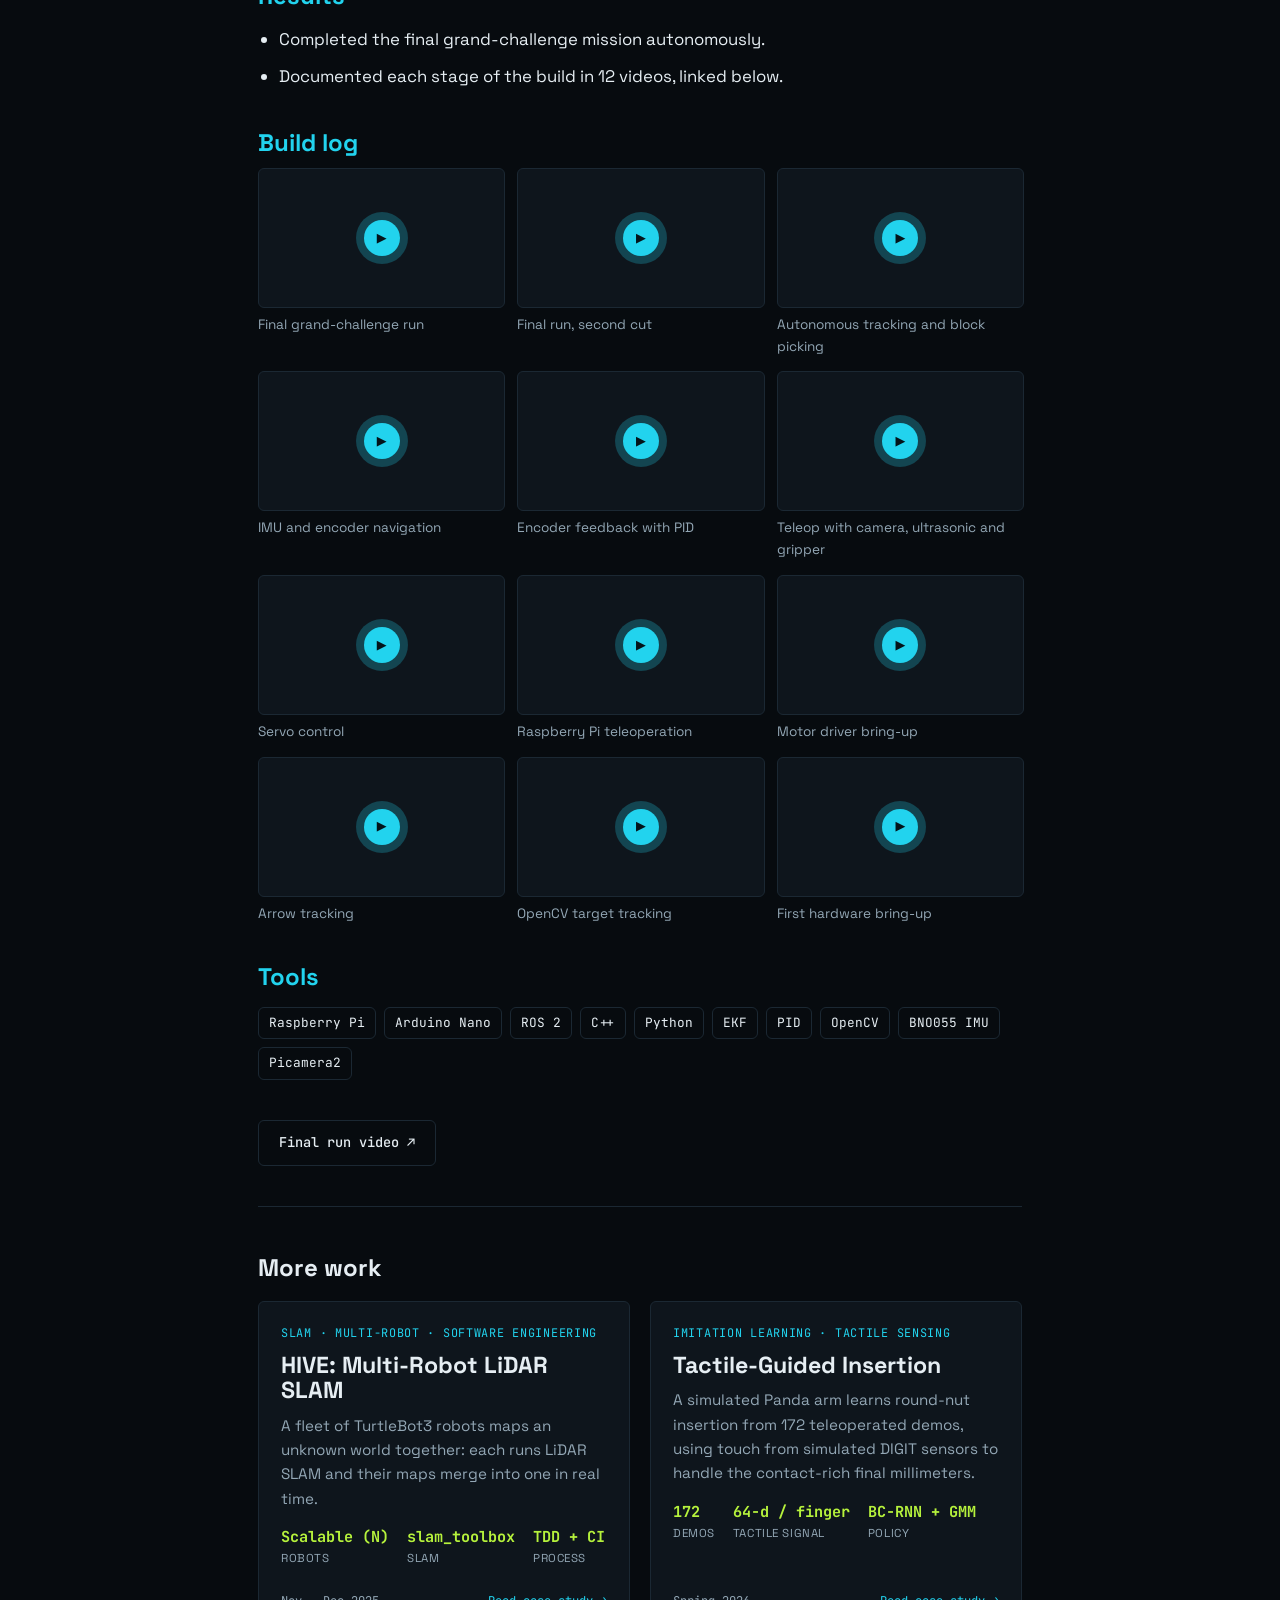
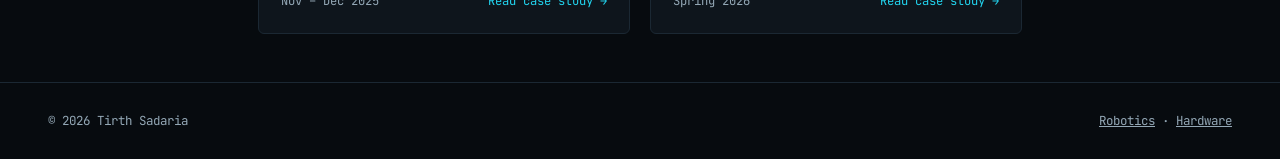
<file: projects/autonomous-rover/index.html>
<!doctype html>
<html lang="en"><head><meta charset="utf-8"><meta name="viewport" content="width=device-width,initial-scale=1">
<title>Autonomous Rover · Tirth Sadaria</title><meta name="description" content="A ground robot I built and programmed alone over one semester, from the first motor test to a fully autonomous pick-and-place challenge run.">
<meta property="og:title" content="Autonomous Rover · Tirth Sadaria"><meta property="og:description" content="A ground robot I built and programmed alone over one semester, from the first motor test to a fully autonomous pick-and-place challenge run.">
<link rel="preconnect" href="https://fonts.googleapis.com"><link rel="preconnect" href="https://fonts.gstatic.com" crossorigin><link href="https://fonts.googleapis.com/css2?family=Space+Grotesk:wght@400;500;700&family=JetBrains+Mono:wght@400;500&family=Barlow+Condensed:wght@500;600;700&family=IBM+Plex+Sans:wght@400;500;600&family=IBM+Plex+Mono:wght@400;500&display=swap" rel="stylesheet"><link rel="stylesheet" href="../../assets/site.css"></head>
<body class="t-r"><header class="nav"><a class="brand" href="../../index.html">Tirth Sadaria</a><nav><a href="../../robotics/index.html#work">← All robotics work</a><a href="../../robotics/index.html#contact">Contact</a></nav></header>
<div class="readbar" aria-hidden="true"></div>
<section class="p-head"><canvas data-scene="lidar" data-hud="0" data-cx=".8" data-cy=".5" aria-hidden="true"></canvas><div class="p-head-in"><p class="eyebrow">Autonomy · State estimation · Embedded</p><h1>Autonomous Rover</h1><p class="lede">A ground robot I built and programmed alone over one semester, from the first motor test to a fully autonomous pick-and-place challenge run.</p>
<p class="p-meta">Spring 2025 · Solo project · ENPM701 Autonomous Robotics</p></div></section>
<main class="p-main"><article>
<div class="p-hero-media"><button class="lyt" type="button" data-yt="HJKSBHcZo70" aria-label="Play video: Autonomous Rover"><img src="https://i.ytimg.com/vi/HJKSBHcZo70/maxresdefault.jpg" alt="" loading="lazy" onerror="this.remove()"><span class="play" aria-hidden="true">▶</span></button></div><ul class="metrics big"><li><b class="num">Solo</b><span>Build</span></li><li><b class="num">Completed</b><span>Final challenge</span></li><li><b class="num">12 videos</b><span>Build log</span></li></ul>
<section class="p-sec"><h2>Problem</h2><p>Build one robot that can drive, sense, see and grasp, then complete the course&#x27;s grand-challenge mission with no human input.</p></section>
<section class="p-sec"><h2>Approach</h2><ol class="steps"><li>Brought up a 4WD chassis on a Raspberry Pi with motor drivers, then added teleoperation with a live camera feed and ultrasonic ranging.</li><li>Added a servo gripper and closed the motor loop with encoder feedback and a tuned PID controller.</li><li>Wrote drivers for the Picamera2 and a BNO055 IMU, and fused them for localization with an Extended Kalman Filter in ROS 2.</li><li>Built OpenCV pipelines for color-target tracking and arrow detection that steer the robot.</li><li>Combined tracking, navigation and grasping into an autonomous find, pick and deliver routine.</li></ol></section>
<section class="p-sec"><h2>Results</h2><ul class="results"><li>Completed the final grand-challenge mission autonomously.</li><li>Documented each stage of the build in 12 videos, linked below.</li></ul></section>
<section class="p-sec"><h2>Build log</h2><div class="vids"><figure class="vid"><button class="lyt" type="button" data-yt="HJKSBHcZo70" aria-label="Play video: Final grand-challenge run"><img src="https://i.ytimg.com/vi/HJKSBHcZo70/hqdefault.jpg" alt="" loading="lazy" onerror="this.remove()"><span class="play" aria-hidden="true">▶</span></button><figcaption class="vid-cap">Final grand-challenge run</figcaption></figure><figure class="vid"><button class="lyt" type="button" data-yt="Z5Ghl3c_vQM" aria-label="Play video: Final run, second cut"><img src="https://i.ytimg.com/vi/Z5Ghl3c_vQM/hqdefault.jpg" alt="" loading="lazy" onerror="this.remove()"><span class="play" aria-hidden="true">▶</span></button><figcaption class="vid-cap">Final run, second cut</figcaption></figure><figure class="vid"><button class="lyt" type="button" data-yt="YJ7bWKGHm1g" aria-label="Play video: Autonomous tracking and block picking"><img src="https://i.ytimg.com/vi/YJ7bWKGHm1g/hqdefault.jpg" alt="" loading="lazy" onerror="this.remove()"><span class="play" aria-hidden="true">▶</span></button><figcaption class="vid-cap">Autonomous tracking and block picking</figcaption></figure><figure class="vid"><button class="lyt" type="button" data-yt="QNTZ55kGO74" aria-label="Play video: IMU and encoder navigation"><img src="https://i.ytimg.com/vi/QNTZ55kGO74/hqdefault.jpg" alt="" loading="lazy" onerror="this.remove()"><span class="play" aria-hidden="true">▶</span></button><figcaption class="vid-cap">IMU and encoder navigation</figcaption></figure><figure class="vid"><button class="lyt" type="button" data-yt="77dATE--SEA" aria-label="Play video: Encoder feedback with PID"><img src="https://i.ytimg.com/vi/77dATE--SEA/hqdefault.jpg" alt="" loading="lazy" onerror="this.remove()"><span class="play" aria-hidden="true">▶</span></button><figcaption class="vid-cap">Encoder feedback with PID</figcaption></figure><figure class="vid"><button class="lyt" type="button" data-yt="HKnD6MUJV8g" aria-label="Play video: Teleop with camera, ultrasonic and gripper"><img src="https://i.ytimg.com/vi/HKnD6MUJV8g/hqdefault.jpg" alt="" loading="lazy" onerror="this.remove()"><span class="play" aria-hidden="true">▶</span></button><figcaption class="vid-cap">Teleop with camera, ultrasonic and gripper</figcaption></figure><figure class="vid"><button class="lyt" type="button" data-yt="XgPIdzhTdSI" aria-label="Play video: Servo control"><img src="https://i.ytimg.com/vi/XgPIdzhTdSI/hqdefault.jpg" alt="" loading="lazy" onerror="this.remove()"><span class="play" aria-hidden="true">▶</span></button><figcaption class="vid-cap">Servo control</figcaption></figure><figure class="vid"><button class="lyt" type="button" data-yt="dqIBed0j91k" aria-label="Play video: Raspberry Pi teleoperation"><img src="https://i.ytimg.com/vi/dqIBed0j91k/hqdefault.jpg" alt="" loading="lazy" onerror="this.remove()"><span class="play" aria-hidden="true">▶</span></button><figcaption class="vid-cap">Raspberry Pi teleoperation</figcaption></figure><figure class="vid"><button class="lyt" type="button" data-yt="IlH4dzvDrdY" aria-label="Play video: Motor driver bring-up"><img src="https://i.ytimg.com/vi/IlH4dzvDrdY/hqdefault.jpg" alt="" loading="lazy" onerror="this.remove()"><span class="play" aria-hidden="true">▶</span></button><figcaption class="vid-cap">Motor driver bring-up</figcaption></figure><figure class="vid"><button class="lyt" type="button" data-yt="zp4mhu5hQTQ" aria-label="Play video: Arrow tracking"><img src="https://i.ytimg.com/vi/zp4mhu5hQTQ/hqdefault.jpg" alt="" loading="lazy" onerror="this.remove()"><span class="play" aria-hidden="true">▶</span></button><figcaption class="vid-cap">Arrow tracking</figcaption></figure><figure class="vid"><button class="lyt" type="button" data-yt="rejh_URuqlw" aria-label="Play video: OpenCV target tracking"><img src="https://i.ytimg.com/vi/rejh_URuqlw/hqdefault.jpg" alt="" loading="lazy" onerror="this.remove()"><span class="play" aria-hidden="true">▶</span></button><figcaption class="vid-cap">OpenCV target tracking</figcaption></figure><figure class="vid"><button class="lyt" type="button" data-yt="i_QMUJWX4GY" aria-label="Play video: First hardware bring-up"><img src="https://i.ytimg.com/vi/i_QMUJWX4GY/hqdefault.jpg" alt="" loading="lazy" onerror="this.remove()"><span class="play" aria-hidden="true">▶</span></button><figcaption class="vid-cap">First hardware bring-up</figcaption></figure></div></section>
<section class="p-sec"><h2>Tools</h2><ul class="tags"><li>Raspberry Pi</li><li>Arduino Nano</li><li>ROS 2</li><li>C++</li><li>Python</li><li>EKF</li><li>PID</li><li>OpenCV</li><li>BNO055 IMU</li><li>Picamera2</li></ul></section>
<div class="p-links"><a class="btn ghost" href="https://www.youtube.com/watch?v=HJKSBHcZo70" target="_blank" rel="noopener">Final run video ↗</a></div>
</article><aside class="p-next"><h2>More work</h2><div class="grid"><a class="card rv" href="../../projects/hive-multi-robot-slam/index.html"><span class="card-kicker">SLAM · Multi-robot · Software engineering</span>
<h3>HIVE: Multi-Robot LiDAR SLAM</h3><p>A fleet of TurtleBot3 robots maps an unknown world together: each runs LiDAR SLAM and their maps merge into one in real time.</p><ul class="metrics"><li><b class="num">Scalable (N)</b><span>Robots</span></li><li><b class="num">slam_toolbox</b><span>SLAM</span></li><li><b class="num">TDD + CI</b><span>Process</span></li></ul><span class="card-foot">Nov – Dec 2025 <i>Read case study →</i></span></a><a class="card rv" href="../../projects/tactile-guided-insertion/index.html"><span class="card-kicker">Imitation learning · Tactile sensing</span>
<h3>Tactile-Guided Insertion</h3><p>A simulated Panda arm learns round-nut insertion from 172 teleoperated demos, using touch from simulated DIGIT sensors to handle the contact-rich final millimeters.</p><ul class="metrics"><li><b class="num">172</b><span>Demos</span></li><li><b class="num">64-d / finger</b><span>Tactile signal</span></li><li><b class="num">BC-RNN + GMM</b><span>Policy</span></li></ul><span class="card-foot">Spring 2026 <i>Read case study →</i></span></a></div></aside></main><footer class="foot"><span>© 2026 Tirth Sadaria</span><span><a href="../../robotics/index.html">Robotics</a> · <a href="../../hardware/index.html">Hardware</a></span></footer><script src="../../assets/scenes.js"></script><aside class="bot" id="bot" aria-label="Site update"><div class="bot-bubble" role="status"><button class="bot-x" type="button" aria-label="Dismiss">×</button><span class="bot-t" data-text="Hi! I'm still uploading more projects. New videos and case studies are on the way, so check back soon."></span></div>
<button class="bot-fig" type="button" aria-label="Show update message"><svg viewBox="0 0 80 96" aria-hidden="true"><line class="bot-ant" x1="40" y1="4" x2="40" y2="16"/><circle class="bot-led" cx="40" cy="4" r="4"/><rect class="bot-head" x="14" y="16" width="52" height="38" rx="10"/><rect class="bot-face" x="21" y="23" width="38" height="24" rx="6"/><g class="bot-eyes"><circle cx="32" cy="35" r="4"/><circle cx="48" cy="35" r="4"/></g><rect class="bot-body" x="22" y="58" width="36" height="26" rx="6"/><rect class="bot-bar" x="28" y="66" width="24" height="5" rx="2.5"/><rect class="bot-fill" x="28" y="66" width="24" height="5" rx="2.5"/><g class="bot-arm"><rect x="58" y="60" width="16" height="6" rx="3"/></g><rect class="bot-arm-l" x="6" y="62" width="16" height="6" rx="3"/><rect class="bot-wheel" x="24" y="86" width="12" height="8" rx="3"/><rect class="bot-wheel" x="44" y="86" width="12" height="8" rx="3"/></svg></button></aside><script src="../../assets/motion.js" defer></script></body></html>
</file>
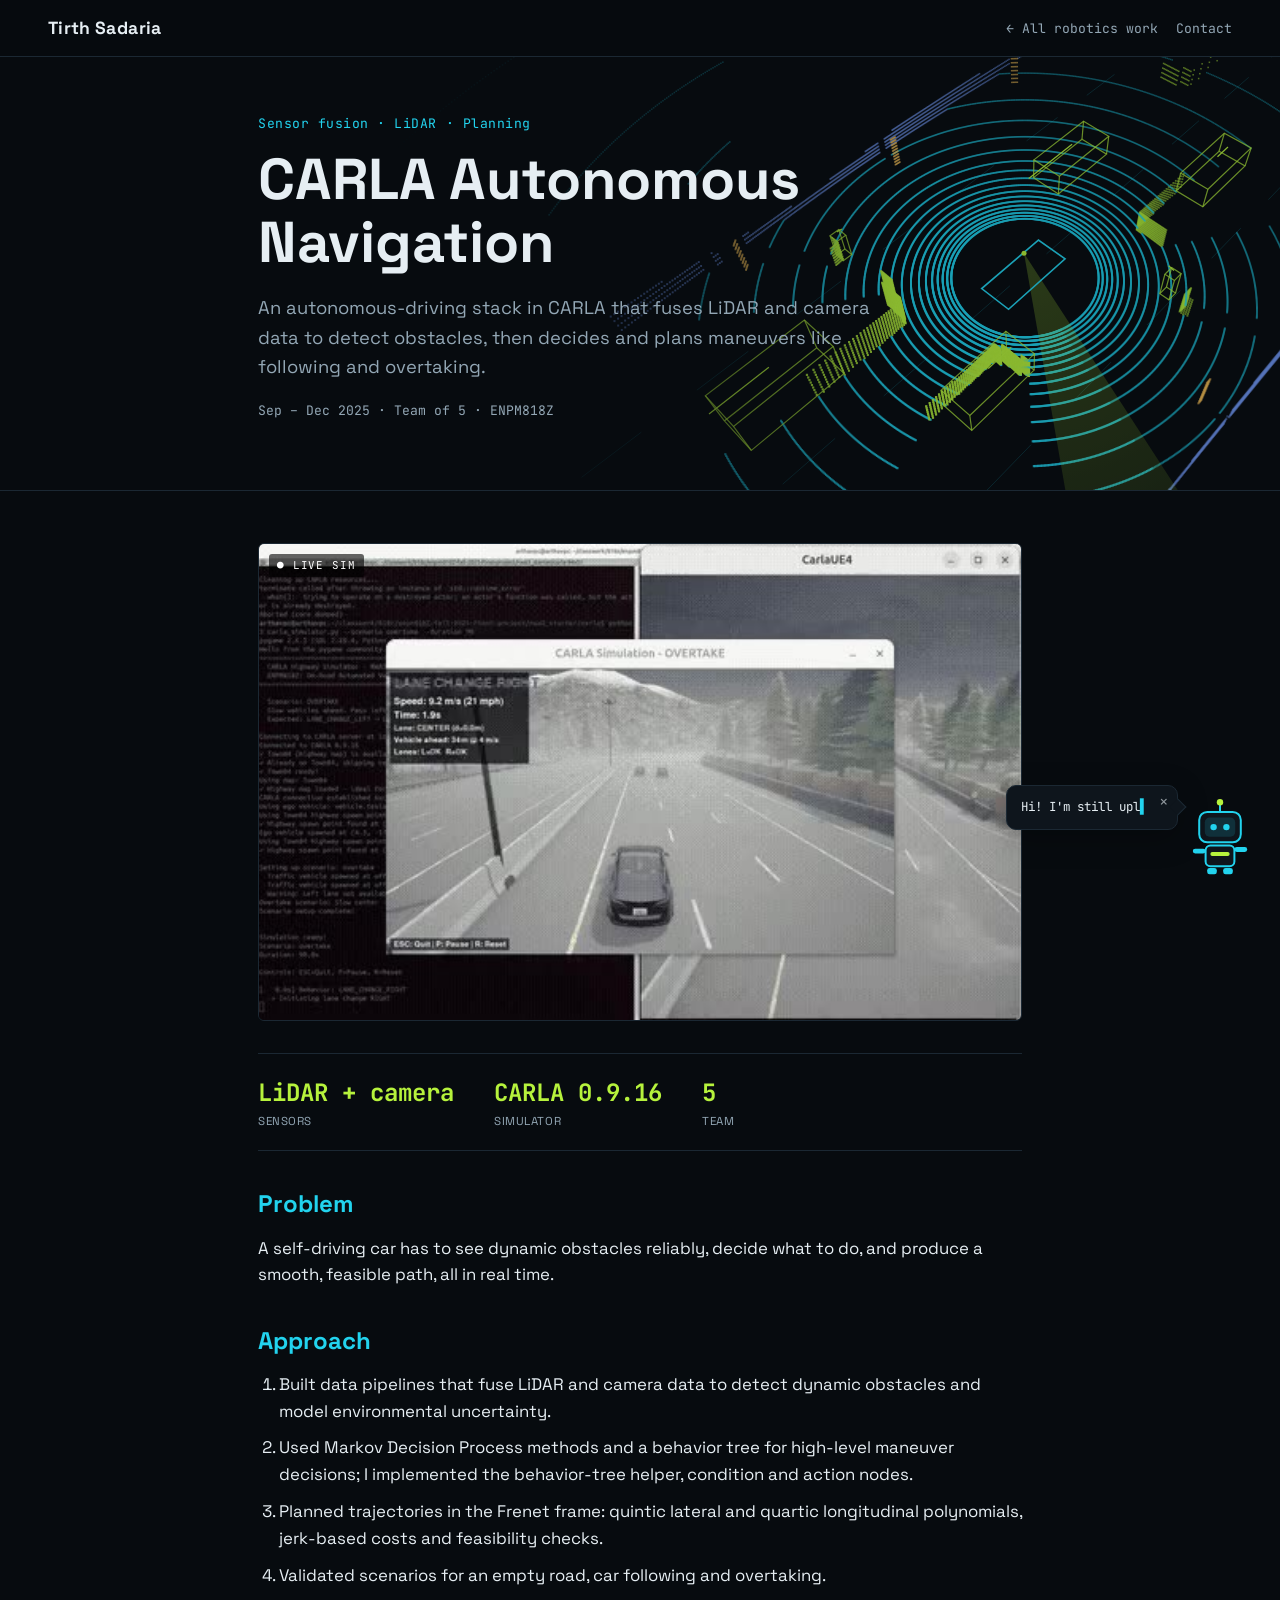
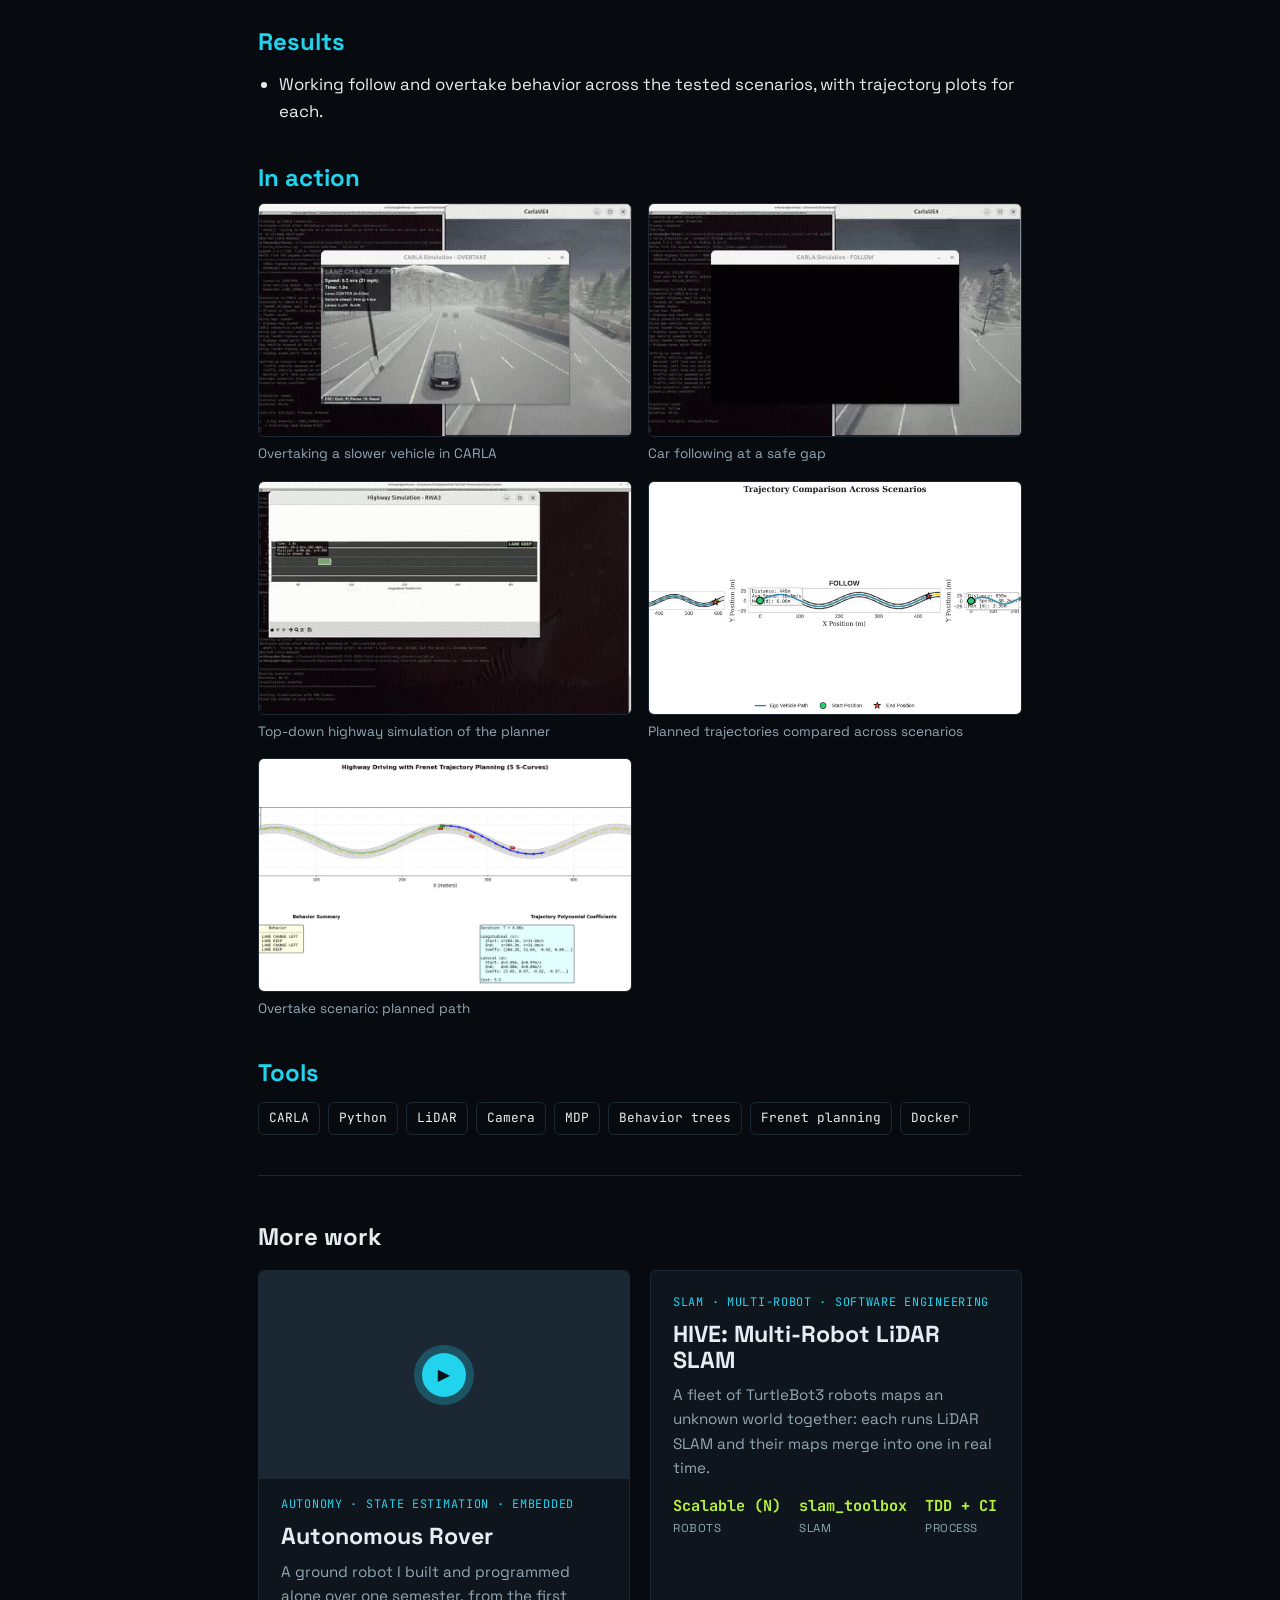
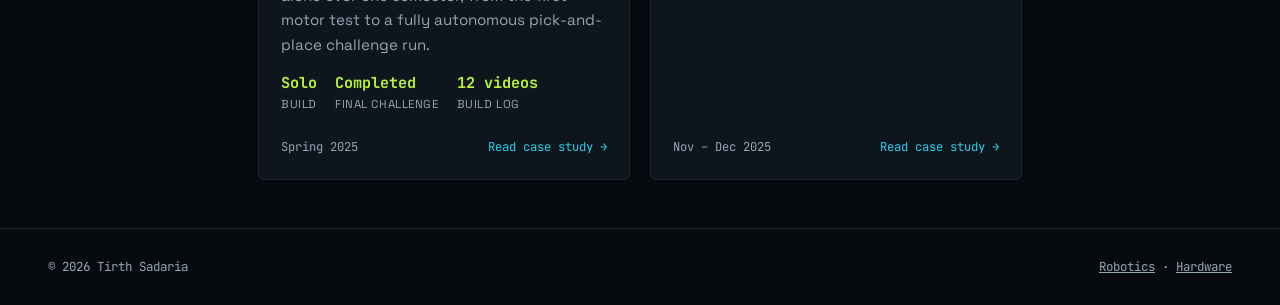
<file: projects/carla-autonomous-driving/index.html>
<!doctype html>
<html lang="en"><head><meta charset="utf-8"><meta name="viewport" content="width=device-width,initial-scale=1">
<title>CARLA Autonomous Navigation · Tirth Sadaria</title><meta name="description" content="An autonomous-driving stack in CARLA that fuses LiDAR and camera data to detect obstacles, then decides and plans maneuvers like following and overtaking.">
<meta property="og:title" content="CARLA Autonomous Navigation · Tirth Sadaria"><meta property="og:description" content="An autonomous-driving stack in CARLA that fuses LiDAR and camera data to detect obstacles, then decides and plans maneuvers like following and overtaking.">
<link rel="preconnect" href="https://fonts.googleapis.com"><link rel="preconnect" href="https://fonts.gstatic.com" crossorigin><link href="https://fonts.googleapis.com/css2?family=Space+Grotesk:wght@400;500;700&family=JetBrains+Mono:wght@400;500&family=Barlow+Condensed:wght@500;600;700&family=IBM+Plex+Sans:wght@400;500;600&family=IBM+Plex+Mono:wght@400;500&display=swap" rel="stylesheet"><link rel="stylesheet" href="../../assets/site.css"></head>
<body class="t-r"><header class="nav"><a class="brand" href="../../index.html">Tirth Sadaria</a><nav><a href="../../robotics/index.html#work">← All robotics work</a><a href="../../robotics/index.html#contact">Contact</a></nav></header>
<div class="readbar" aria-hidden="true"></div>
<section class="p-head"><canvas data-scene="lidar" data-hud="0" data-cx=".8" data-cy=".5" aria-hidden="true"></canvas><div class="p-head-in"><p class="eyebrow">Sensor fusion · LiDAR · Planning</p><h1>CARLA Autonomous Navigation</h1><p class="lede">An autonomous-driving stack in CARLA that fuses LiDAR and camera data to detect obstacles, then decides and plans maneuvers like following and overtaking.</p>
<p class="p-meta">Sep – Dec 2025 · Team of 5 · ENPM818Z</p></div></section>
<main class="p-main"><article>
<div class="p-hero-media hud"><video class="loop " muted loop playsinline preload="none" poster="../../media/carla-carla3.jpg" data-src="../../media/carla-carla3.mp4"></video><span class="live">● LIVE SIM</span></div><ul class="metrics big"><li><b class="num">LiDAR + camera</b><span>Sensors</span></li><li><b class="num">CARLA 0.9.16</b><span>Simulator</span></li><li><b class="num">5</b><span>Team</span></li></ul>
<section class="p-sec"><h2>Problem</h2><p>A self-driving car has to see dynamic obstacles reliably, decide what to do, and produce a smooth, feasible path, all in real time.</p></section>
<section class="p-sec"><h2>Approach</h2><ol class="steps"><li>Built data pipelines that fuse LiDAR and camera data to detect dynamic obstacles and model environmental uncertainty.</li><li>Used Markov Decision Process methods and a behavior tree for high-level maneuver decisions; I implemented the behavior-tree helper, condition and action nodes.</li><li>Planned trajectories in the Frenet frame: quintic lateral and quartic longitudinal polynomials, jerk-based costs and feasibility checks.</li><li>Validated scenarios for an empty road, car following and overtaking.</li></ol></section>
<section class="p-sec"><h2>Results</h2><ul class="results"><li>Working follow and overtake behavior across the tested scenarios, with trajectory plots for each.</li></ul></section>
<section class="p-sec"><h2>In action</h2><div class="gallery"><figure class="g-item rv"><video class="loop " muted loop playsinline preload="none" poster="../../media/carla-carla3.jpg" data-src="../../media/carla-carla3.mp4"></video><figcaption>Overtaking a slower vehicle in CARLA</figcaption></figure><figure class="g-item rv"><video class="loop " muted loop playsinline preload="none" poster="../../media/carla-carla2.jpg" data-src="../../media/carla-carla2.mp4"></video><figcaption>Car following at a safe gap</figcaption></figure><figure class="g-item rv"><video class="loop " muted loop playsinline preload="none" poster="../../media/carla-sim.jpg" data-src="../../media/carla-sim.mp4"></video><figcaption>Top-down highway simulation of the planner</figcaption></figure><figure class="g-item rv"><img src="../../media/carla-trajectory_comparison.jpg" alt="Planned trajectories compared across scenarios" loading="lazy"><figcaption>Planned trajectories compared across scenarios</figcaption></figure><figure class="g-item rv"><img src="../../media/carla-scenario_overtake.jpg" alt="Overtake scenario: planned path" loading="lazy"><figcaption>Overtake scenario: planned path</figcaption></figure></div></section>
<section class="p-sec"><h2>Tools</h2><ul class="tags"><li>CARLA</li><li>Python</li><li>LiDAR</li><li>Camera</li><li>MDP</li><li>Behavior trees</li><li>Frenet planning</li><li>Docker</li></ul></section>

</article><aside class="p-next"><h2>More work</h2><div class="grid"><a class="card rv" href="../../projects/autonomous-rover/index.html"><span class="card-media"><img src="https://i.ytimg.com/vi/HJKSBHcZo70/hqdefault.jpg" alt="" loading="lazy" onerror="this.remove()"><span class="play sm" aria-hidden="true">▶</span></span><span class="card-kicker">Autonomy · State estimation · Embedded</span>
<h3>Autonomous Rover</h3><p>A ground robot I built and programmed alone over one semester, from the first motor test to a fully autonomous pick-and-place challenge run.</p><ul class="metrics"><li><b class="num">Solo</b><span>Build</span></li><li><b class="num">Completed</b><span>Final challenge</span></li><li><b class="num">12 videos</b><span>Build log</span></li></ul><span class="card-foot">Spring 2025 <i>Read case study →</i></span></a><a class="card rv" href="../../projects/hive-multi-robot-slam/index.html"><span class="card-kicker">SLAM · Multi-robot · Software engineering</span>
<h3>HIVE: Multi-Robot LiDAR SLAM</h3><p>A fleet of TurtleBot3 robots maps an unknown world together: each runs LiDAR SLAM and their maps merge into one in real time.</p><ul class="metrics"><li><b class="num">Scalable (N)</b><span>Robots</span></li><li><b class="num">slam_toolbox</b><span>SLAM</span></li><li><b class="num">TDD + CI</b><span>Process</span></li></ul><span class="card-foot">Nov – Dec 2025 <i>Read case study →</i></span></a></div></aside></main><footer class="foot"><span>© 2026 Tirth Sadaria</span><span><a href="../../robotics/index.html">Robotics</a> · <a href="../../hardware/index.html">Hardware</a></span></footer><script src="../../assets/scenes.js"></script><aside class="bot" id="bot" aria-label="Site update"><div class="bot-bubble" role="status"><button class="bot-x" type="button" aria-label="Dismiss">×</button><span class="bot-t" data-text="Hi! I'm still uploading more projects. New videos and case studies are on the way, so check back soon."></span></div>
<button class="bot-fig" type="button" aria-label="Show update message"><svg viewBox="0 0 80 96" aria-hidden="true"><line class="bot-ant" x1="40" y1="4" x2="40" y2="16"/><circle class="bot-led" cx="40" cy="4" r="4"/><rect class="bot-head" x="14" y="16" width="52" height="38" rx="10"/><rect class="bot-face" x="21" y="23" width="38" height="24" rx="6"/><g class="bot-eyes"><circle cx="32" cy="35" r="4"/><circle cx="48" cy="35" r="4"/></g><rect class="bot-body" x="22" y="58" width="36" height="26" rx="6"/><rect class="bot-bar" x="28" y="66" width="24" height="5" rx="2.5"/><rect class="bot-fill" x="28" y="66" width="24" height="5" rx="2.5"/><g class="bot-arm"><rect x="58" y="60" width="16" height="6" rx="3"/></g><rect class="bot-arm-l" x="6" y="62" width="16" height="6" rx="3"/><rect class="bot-wheel" x="24" y="86" width="12" height="8" rx="3"/><rect class="bot-wheel" x="44" y="86" width="12" height="8" rx="3"/></svg></button></aside><script src="../../assets/motion.js" defer></script></body></html>
</file>
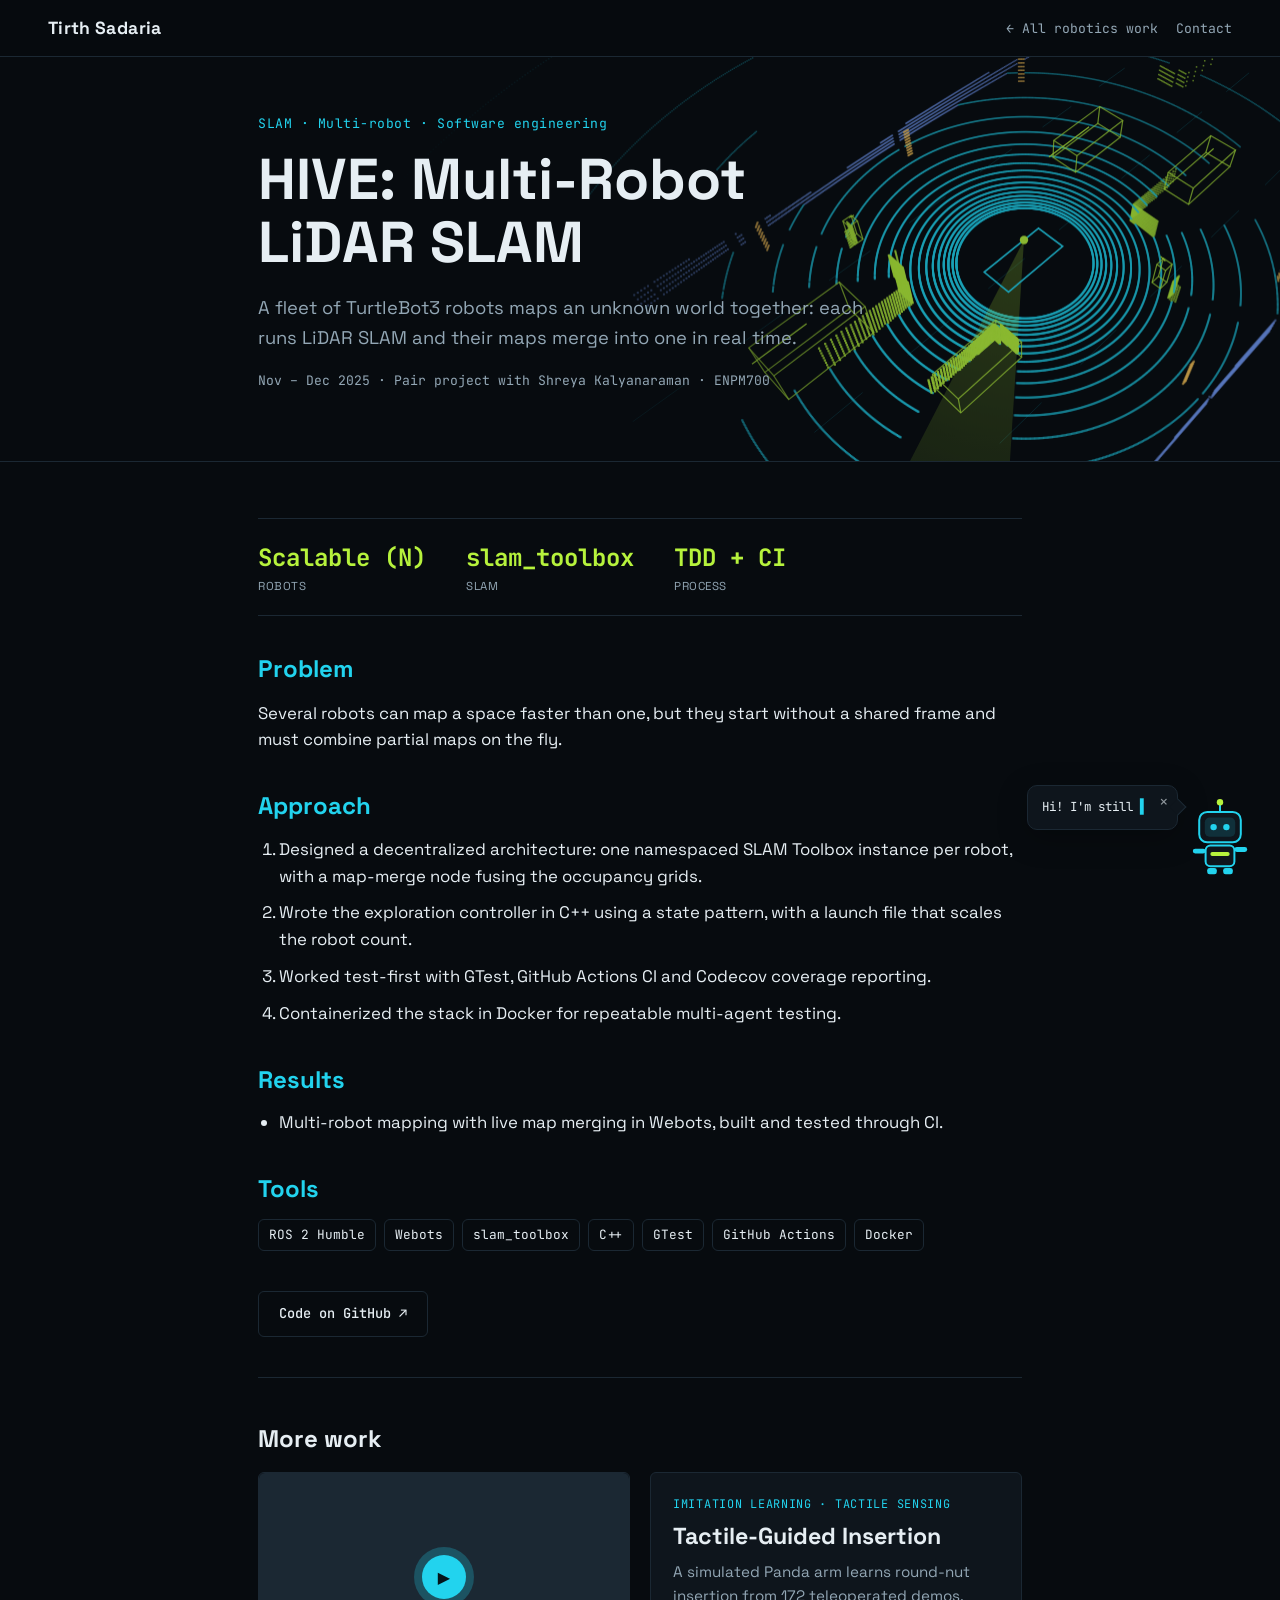
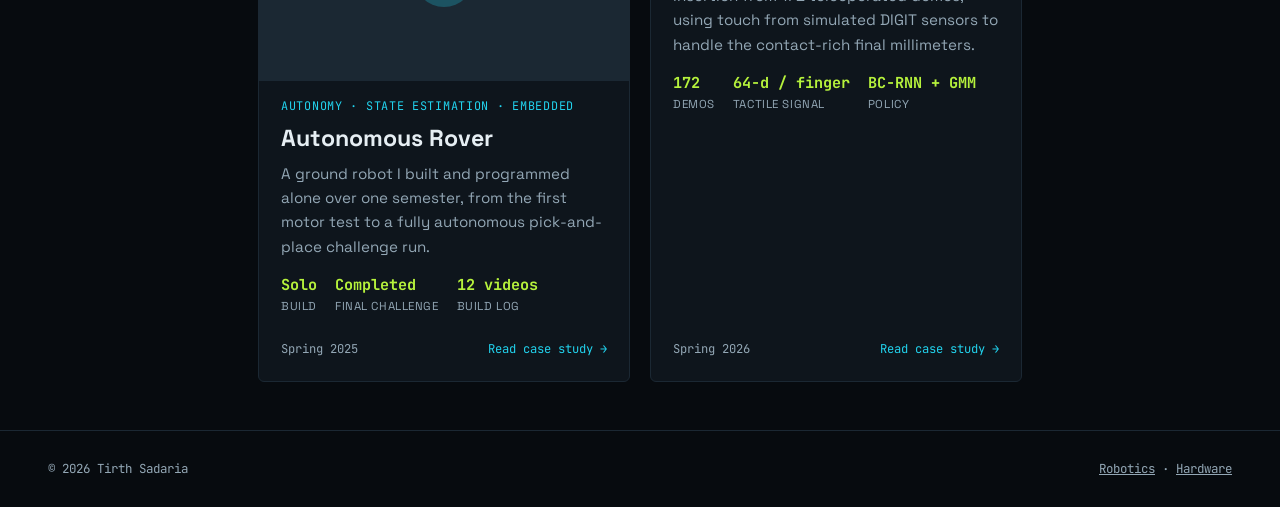
<file: projects/hive-multi-robot-slam/index.html>
<!doctype html>
<html lang="en"><head><meta charset="utf-8"><meta name="viewport" content="width=device-width,initial-scale=1">
<title>HIVE: Multi-Robot LiDAR SLAM · Tirth Sadaria</title><meta name="description" content="A fleet of TurtleBot3 robots maps an unknown world together: each runs LiDAR SLAM and their maps merge into one in real time.">
<meta property="og:title" content="HIVE: Multi-Robot LiDAR SLAM · Tirth Sadaria"><meta property="og:description" content="A fleet of TurtleBot3 robots maps an unknown world together: each runs LiDAR SLAM and their maps merge into one in real time.">
<link rel="preconnect" href="https://fonts.googleapis.com"><link rel="preconnect" href="https://fonts.gstatic.com" crossorigin><link href="https://fonts.googleapis.com/css2?family=Space+Grotesk:wght@400;500;700&family=JetBrains+Mono:wght@400;500&family=Barlow+Condensed:wght@500;600;700&family=IBM+Plex+Sans:wght@400;500;600&family=IBM+Plex+Mono:wght@400;500&display=swap" rel="stylesheet"><link rel="stylesheet" href="../../assets/site.css"></head>
<body class="t-r"><header class="nav"><a class="brand" href="../../index.html">Tirth Sadaria</a><nav><a href="../../robotics/index.html#work">← All robotics work</a><a href="../../robotics/index.html#contact">Contact</a></nav></header>
<div class="readbar" aria-hidden="true"></div>
<section class="p-head"><canvas data-scene="lidar" data-hud="0" data-cx=".8" data-cy=".5" aria-hidden="true"></canvas><div class="p-head-in"><p class="eyebrow">SLAM · Multi-robot · Software engineering</p><h1>HIVE: Multi-Robot LiDAR SLAM</h1><p class="lede">A fleet of TurtleBot3 robots maps an unknown world together: each runs LiDAR SLAM and their maps merge into one in real time.</p>
<p class="p-meta">Nov – Dec 2025 · Pair project with Shreya Kalyanaraman · ENPM700</p></div></section>
<main class="p-main"><article>
<ul class="metrics big"><li><b class="num">Scalable (N)</b><span>Robots</span></li><li><b class="num">slam_toolbox</b><span>SLAM</span></li><li><b class="num">TDD + CI</b><span>Process</span></li></ul>
<section class="p-sec"><h2>Problem</h2><p>Several robots can map a space faster than one, but they start without a shared frame and must combine partial maps on the fly.</p></section>
<section class="p-sec"><h2>Approach</h2><ol class="steps"><li>Designed a decentralized architecture: one namespaced SLAM Toolbox instance per robot, with a map-merge node fusing the occupancy grids.</li><li>Wrote the exploration controller in C++ using a state pattern, with a launch file that scales the robot count.</li><li>Worked test-first with GTest, GitHub Actions CI and Codecov coverage reporting.</li><li>Containerized the stack in Docker for repeatable multi-agent testing.</li></ol></section>
<section class="p-sec"><h2>Results</h2><ul class="results"><li>Multi-robot mapping with live map merging in Webots, built and tested through CI.</li></ul></section>

<section class="p-sec"><h2>Tools</h2><ul class="tags"><li>ROS 2 Humble</li><li>Webots</li><li>slam_toolbox</li><li>C++</li><li>GTest</li><li>GitHub Actions</li><li>Docker</li></ul></section>
<div class="p-links"><a class="btn ghost" href="https://github.com/TirthSadaria/ENPM700-FinalProject-HiveRobots" target="_blank" rel="noopener">Code on GitHub ↗</a></div>
</article><aside class="p-next"><h2>More work</h2><div class="grid"><a class="card rv" href="../../projects/autonomous-rover/index.html"><span class="card-media"><img src="https://i.ytimg.com/vi/HJKSBHcZo70/hqdefault.jpg" alt="" loading="lazy" onerror="this.remove()"><span class="play sm" aria-hidden="true">▶</span></span><span class="card-kicker">Autonomy · State estimation · Embedded</span>
<h3>Autonomous Rover</h3><p>A ground robot I built and programmed alone over one semester, from the first motor test to a fully autonomous pick-and-place challenge run.</p><ul class="metrics"><li><b class="num">Solo</b><span>Build</span></li><li><b class="num">Completed</b><span>Final challenge</span></li><li><b class="num">12 videos</b><span>Build log</span></li></ul><span class="card-foot">Spring 2025 <i>Read case study →</i></span></a><a class="card rv" href="../../projects/tactile-guided-insertion/index.html"><span class="card-kicker">Imitation learning · Tactile sensing</span>
<h3>Tactile-Guided Insertion</h3><p>A simulated Panda arm learns round-nut insertion from 172 teleoperated demos, using touch from simulated DIGIT sensors to handle the contact-rich final millimeters.</p><ul class="metrics"><li><b class="num">172</b><span>Demos</span></li><li><b class="num">64-d / finger</b><span>Tactile signal</span></li><li><b class="num">BC-RNN + GMM</b><span>Policy</span></li></ul><span class="card-foot">Spring 2026 <i>Read case study →</i></span></a></div></aside></main><footer class="foot"><span>© 2026 Tirth Sadaria</span><span><a href="../../robotics/index.html">Robotics</a> · <a href="../../hardware/index.html">Hardware</a></span></footer><script src="../../assets/scenes.js"></script><aside class="bot" id="bot" aria-label="Site update"><div class="bot-bubble" role="status"><button class="bot-x" type="button" aria-label="Dismiss">×</button><span class="bot-t" data-text="Hi! I'm still uploading more projects. New videos and case studies are on the way, so check back soon."></span></div>
<button class="bot-fig" type="button" aria-label="Show update message"><svg viewBox="0 0 80 96" aria-hidden="true"><line class="bot-ant" x1="40" y1="4" x2="40" y2="16"/><circle class="bot-led" cx="40" cy="4" r="4"/><rect class="bot-head" x="14" y="16" width="52" height="38" rx="10"/><rect class="bot-face" x="21" y="23" width="38" height="24" rx="6"/><g class="bot-eyes"><circle cx="32" cy="35" r="4"/><circle cx="48" cy="35" r="4"/></g><rect class="bot-body" x="22" y="58" width="36" height="26" rx="6"/><rect class="bot-bar" x="28" y="66" width="24" height="5" rx="2.5"/><rect class="bot-fill" x="28" y="66" width="24" height="5" rx="2.5"/><g class="bot-arm"><rect x="58" y="60" width="16" height="6" rx="3"/></g><rect class="bot-arm-l" x="6" y="62" width="16" height="6" rx="3"/><rect class="bot-wheel" x="24" y="86" width="12" height="8" rx="3"/><rect class="bot-wheel" x="44" y="86" width="12" height="8" rx="3"/></svg></button></aside><script src="../../assets/motion.js" defer></script></body></html>
</file>
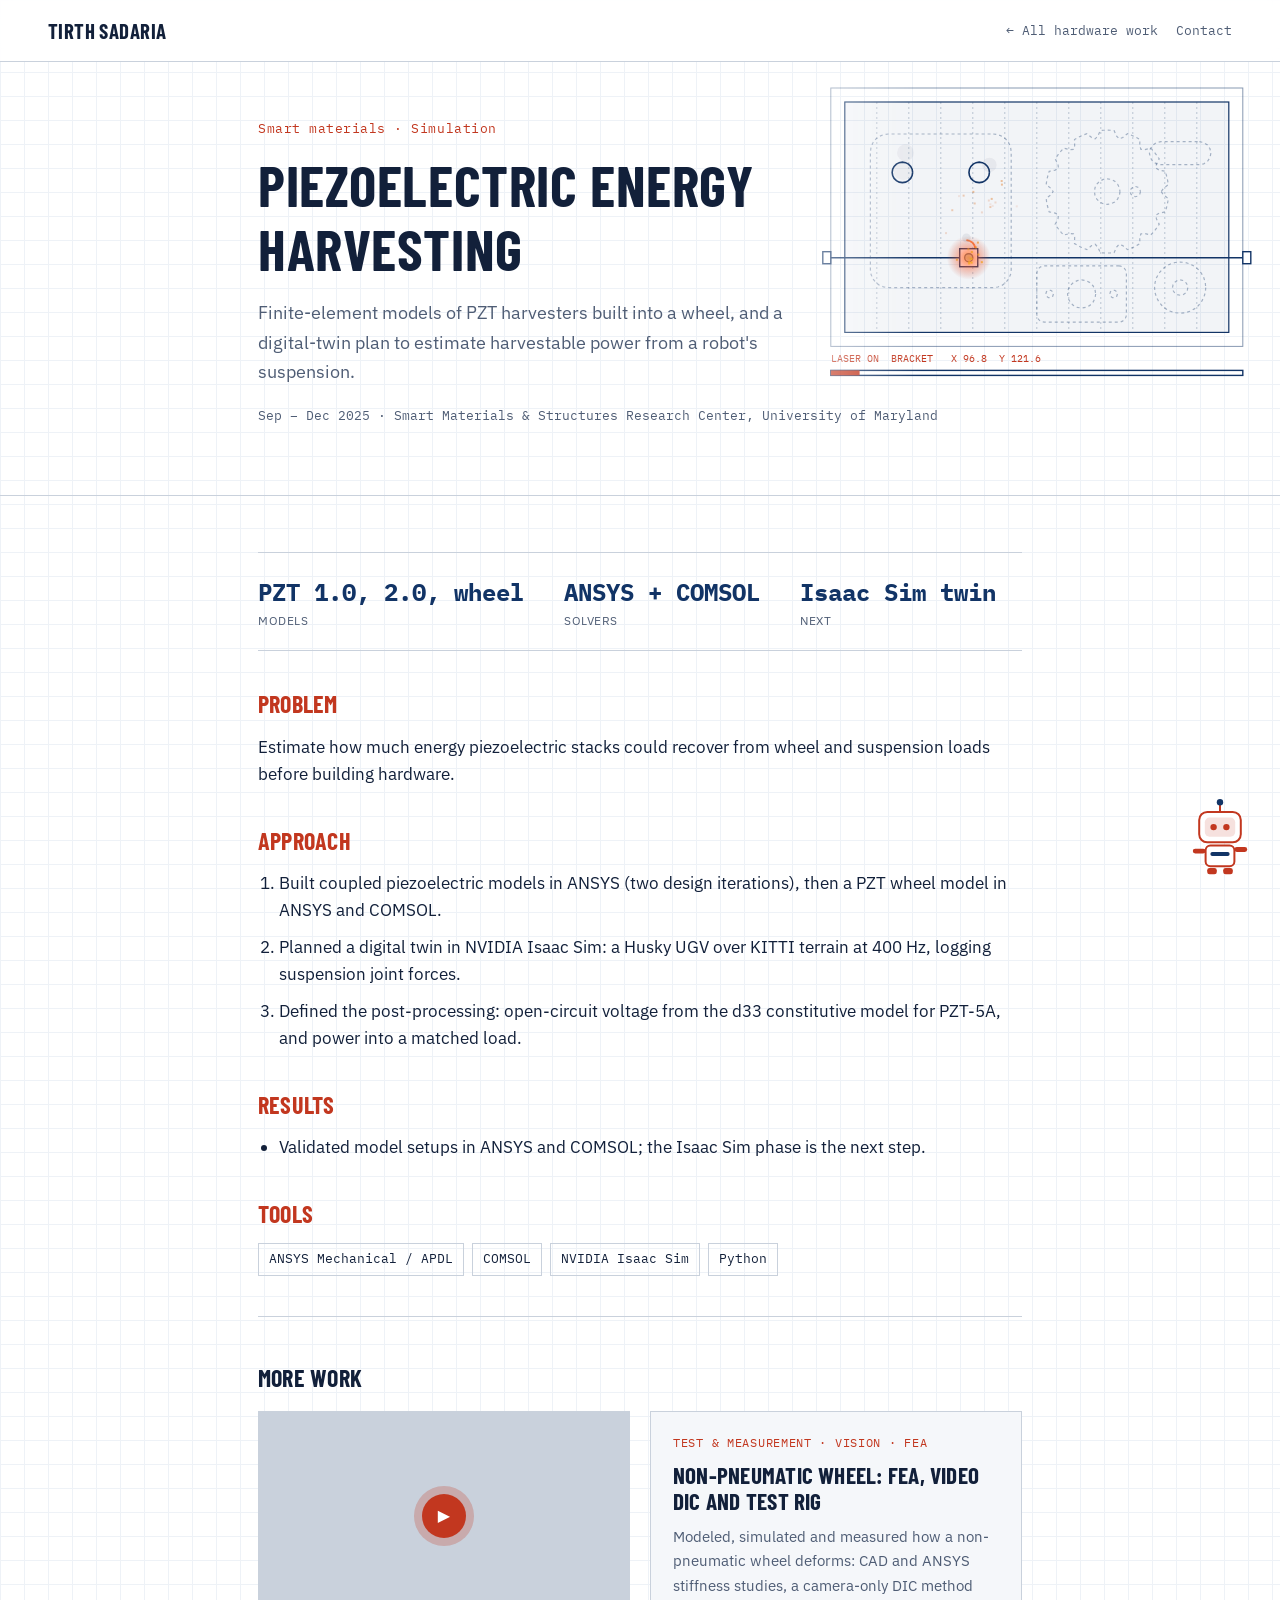
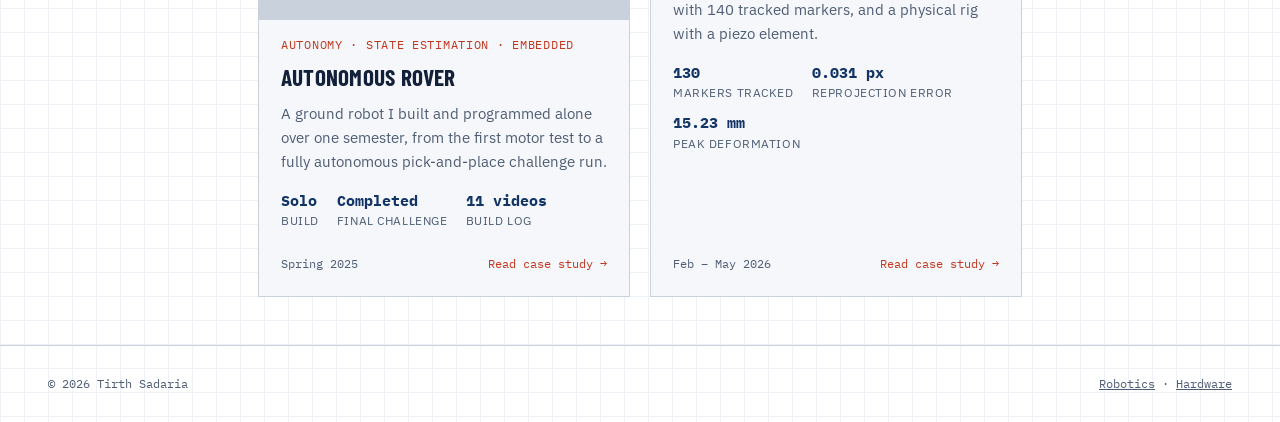
<file: projects/piezo-energy-harvesting/index.html>
<!doctype html>
<html lang="en"><head><meta charset="utf-8"><meta name="viewport" content="width=device-width,initial-scale=1">
<title>Piezoelectric Energy Harvesting · Tirth Sadaria</title><meta name="description" content="Finite-element models of PZT harvesters built into a wheel, and a digital-twin plan to estimate harvestable power from a robot&#x27;s suspension.">
<meta property="og:title" content="Piezoelectric Energy Harvesting · Tirth Sadaria"><meta property="og:description" content="Finite-element models of PZT harvesters built into a wheel, and a digital-twin plan to estimate harvestable power from a robot&#x27;s suspension.">
<link rel="preconnect" href="https://fonts.googleapis.com"><link rel="preconnect" href="https://fonts.gstatic.com" crossorigin><link href="https://fonts.googleapis.com/css2?family=Space+Grotesk:wght@400;500;700&family=JetBrains+Mono:wght@400;500&family=Barlow+Condensed:wght@500;600;700&family=IBM+Plex+Sans:wght@400;500;600&family=IBM+Plex+Mono:wght@400;500&display=swap" rel="stylesheet"><link rel="stylesheet" href="../../assets/site.css"></head>
<body class="t-h"><header class="nav"><a class="brand" href="../../index.html">Tirth Sadaria</a><nav><a href="../../hardware/index.html#work">← All hardware work</a><a href="../../hardware/index.html#contact">Contact</a></nav></header>
<div class="readbar" aria-hidden="true"></div>
<section class="p-head"><canvas data-scene="laser" data-side="1" aria-hidden="true"></canvas><div class="p-head-in"><p class="eyebrow">Smart materials · Simulation</p><h1>Piezoelectric Energy Harvesting</h1><p class="lede">Finite-element models of PZT harvesters built into a wheel, and a digital-twin plan to estimate harvestable power from a robot&#x27;s suspension.</p>
<p class="p-meta">Sep – Dec 2025 · Smart Materials &amp; Structures Research Center, University of Maryland</p></div></section>
<main class="p-main"><article>
<ul class="metrics big"><li><b class="num">PZT 1.0, 2.0, wheel</b><span>Models</span></li><li><b class="num">ANSYS + COMSOL</b><span>Solvers</span></li><li><b class="num">Isaac Sim twin</b><span>Next</span></li></ul>
<section class="p-sec"><h2>Problem</h2><p>Estimate how much energy piezoelectric stacks could recover from wheel and suspension loads before building hardware.</p></section>
<section class="p-sec"><h2>Approach</h2><ol class="steps"><li>Built coupled piezoelectric models in ANSYS (two design iterations), then a PZT wheel model in ANSYS and COMSOL.</li><li>Planned a digital twin in NVIDIA Isaac Sim: a Husky UGV over KITTI terrain at 400 Hz, logging suspension joint forces.</li><li>Defined the post-processing: open-circuit voltage from the d33 constitutive model for PZT-5A, and power into a matched load.</li></ol></section>
<section class="p-sec"><h2>Results</h2><ul class="results"><li>Validated model setups in ANSYS and COMSOL; the Isaac Sim phase is the next step.</li></ul></section>

<section class="p-sec"><h2>Tools</h2><ul class="tags"><li>ANSYS Mechanical / APDL</li><li>COMSOL</li><li>NVIDIA Isaac Sim</li><li>Python</li></ul></section>

</article><aside class="p-next"><h2>More work</h2><div class="grid"><a class="card rv" href="../../projects/autonomous-rover/index.html"><span class="card-media"><img src="https://i.ytimg.com/vi/HJKSBHcZo70/hqdefault.jpg" alt="" loading="lazy" onerror="this.remove()"><span class="play sm" aria-hidden="true">▶</span></span><span class="card-kicker">Autonomy · State estimation · Embedded</span>
<h3>Autonomous Rover</h3><p>A ground robot I built and programmed alone over one semester, from the first motor test to a fully autonomous pick-and-place challenge run.</p><ul class="metrics"><li><b class="num">Solo</b><span>Build</span></li><li><b class="num">Completed</b><span>Final challenge</span></li><li><b class="num">12 videos</b><span>Build log</span></li></ul><span class="card-foot">Spring 2025 <i>Read case study →</i></span></a><a class="card rv" href="../../projects/wheel-deformation-dic/index.html"><span class="card-kicker">Test &amp; measurement · Vision · FEA</span>
<h3>Non-Pneumatic Wheel: FEA, Video DIC and Test Rig</h3><p>Modeled, simulated and measured how a non-pneumatic wheel deforms: CAD and ANSYS stiffness studies, a camera-only DIC method with 140 tracked markers, and a physical rig with a piezo element.</p><ul class="metrics"><li><b class="num">140</b><span>Markers tracked</span></li><li><b class="num">0.033 px</b><span>Reprojection error</span></li><li><b class="num">16.35 mm</b><span>Peak deformation</span></li></ul><span class="card-foot">Feb – May 2026 <i>Read case study →</i></span></a></div></aside></main><footer class="foot"><span>© 2026 Tirth Sadaria</span><span><a href="../../robotics/index.html">Robotics</a> · <a href="../../hardware/index.html">Hardware</a></span></footer><script src="../../assets/scenes.js"></script><aside class="bot" id="bot" aria-label="Site update"><div class="bot-bubble" role="status"><button class="bot-x" type="button" aria-label="Dismiss">×</button><span class="bot-t" data-text="Hi! I'm still uploading more projects. New videos and case studies are on the way, so check back soon."></span></div>
<button class="bot-fig" type="button" aria-label="Show update message"><svg viewBox="0 0 80 96" aria-hidden="true"><line class="bot-ant" x1="40" y1="4" x2="40" y2="16"/><circle class="bot-led" cx="40" cy="4" r="4"/><rect class="bot-head" x="14" y="16" width="52" height="38" rx="10"/><rect class="bot-face" x="21" y="23" width="38" height="24" rx="6"/><g class="bot-eyes"><circle cx="32" cy="35" r="4"/><circle cx="48" cy="35" r="4"/></g><rect class="bot-body" x="22" y="58" width="36" height="26" rx="6"/><rect class="bot-bar" x="28" y="66" width="24" height="5" rx="2.5"/><rect class="bot-fill" x="28" y="66" width="24" height="5" rx="2.5"/><g class="bot-arm"><rect x="58" y="60" width="16" height="6" rx="3"/></g><rect class="bot-arm-l" x="6" y="62" width="16" height="6" rx="3"/><rect class="bot-wheel" x="24" y="86" width="12" height="8" rx="3"/><rect class="bot-wheel" x="44" y="86" width="12" height="8" rx="3"/></svg></button></aside><script src="../../assets/motion.js" defer></script></body></html>
</file>
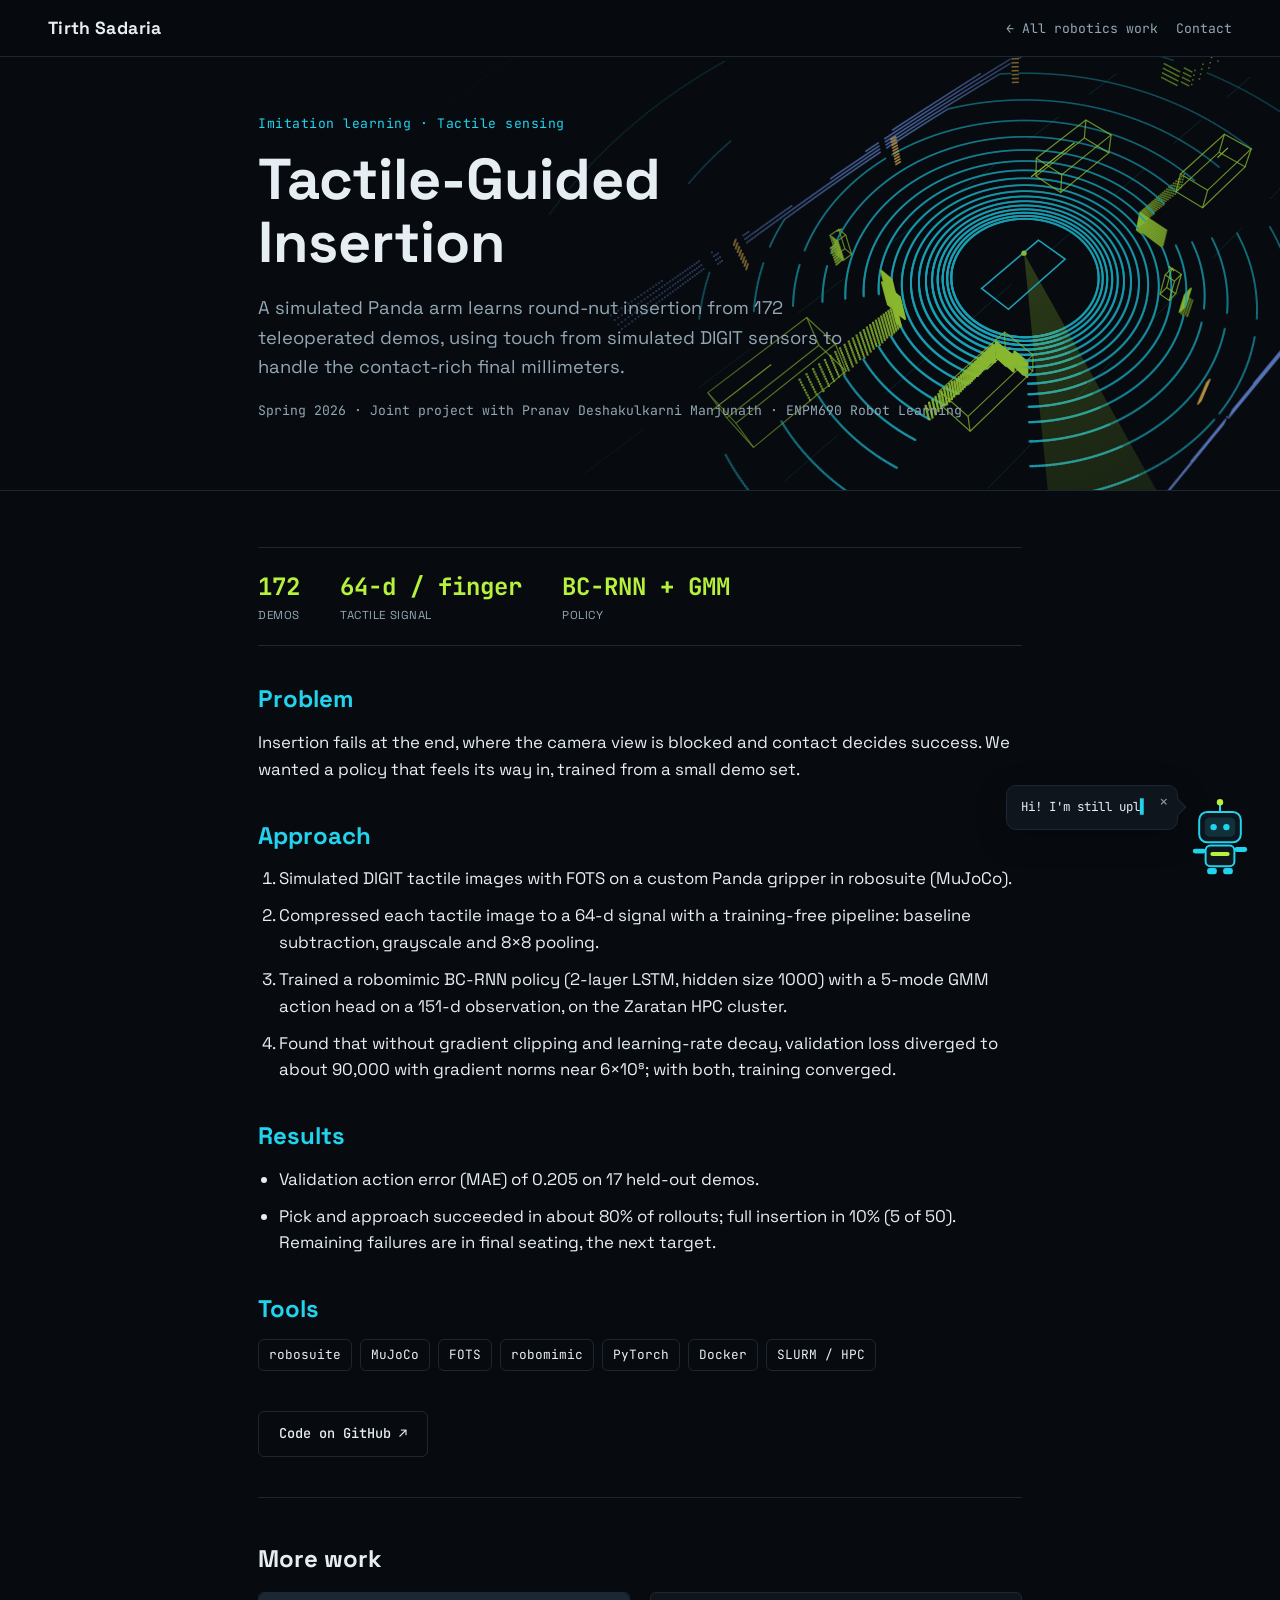
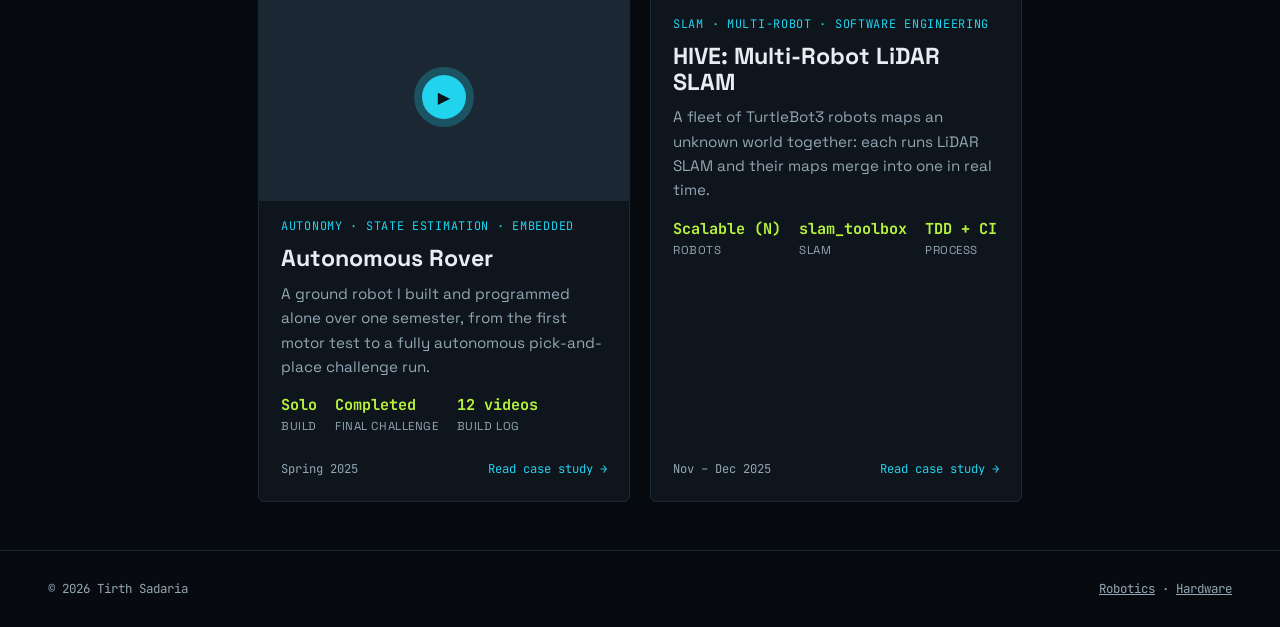
<file: projects/tactile-guided-insertion/index.html>
<!doctype html>
<html lang="en"><head><meta charset="utf-8"><meta name="viewport" content="width=device-width,initial-scale=1">
<title>Tactile-Guided Insertion · Tirth Sadaria</title><meta name="description" content="A simulated Panda arm learns round-nut insertion from 172 teleoperated demos, using touch from simulated DIGIT sensors to handle the contact-rich final millimeters.">
<meta property="og:title" content="Tactile-Guided Insertion · Tirth Sadaria"><meta property="og:description" content="A simulated Panda arm learns round-nut insertion from 172 teleoperated demos, using touch from simulated DIGIT sensors to handle the contact-rich final millimeters.">
<link rel="preconnect" href="https://fonts.googleapis.com"><link rel="preconnect" href="https://fonts.gstatic.com" crossorigin><link href="https://fonts.googleapis.com/css2?family=Space+Grotesk:wght@400;500;700&family=JetBrains+Mono:wght@400;500&family=Barlow+Condensed:wght@500;600;700&family=IBM+Plex+Sans:wght@400;500;600&family=IBM+Plex+Mono:wght@400;500&display=swap" rel="stylesheet"><link rel="stylesheet" href="../../assets/site.css"></head>
<body class="t-r"><header class="nav"><a class="brand" href="../../index.html">Tirth Sadaria</a><nav><a href="../../robotics/index.html#work">← All robotics work</a><a href="../../robotics/index.html#contact">Contact</a></nav></header>
<div class="readbar" aria-hidden="true"></div>
<section class="p-head"><canvas data-scene="lidar" data-hud="0" data-cx=".8" data-cy=".5" aria-hidden="true"></canvas><div class="p-head-in"><p class="eyebrow">Imitation learning · Tactile sensing</p><h1>Tactile-Guided Insertion</h1><p class="lede">A simulated Panda arm learns round-nut insertion from 172 teleoperated demos, using touch from simulated DIGIT sensors to handle the contact-rich final millimeters.</p>
<p class="p-meta">Spring 2026 · Joint project with Pranav Deshakulkarni Manjunath · ENPM690 Robot Learning</p></div></section>
<main class="p-main"><article>
<ul class="metrics big"><li><b class="num">172</b><span>Demos</span></li><li><b class="num">64-d / finger</b><span>Tactile signal</span></li><li><b class="num">BC-RNN + GMM</b><span>Policy</span></li></ul>
<section class="p-sec"><h2>Problem</h2><p>Insertion fails at the end, where the camera view is blocked and contact decides success. We wanted a policy that feels its way in, trained from a small demo set.</p></section>
<section class="p-sec"><h2>Approach</h2><ol class="steps"><li>Simulated DIGIT tactile images with FOTS on a custom Panda gripper in robosuite (MuJoCo).</li><li>Compressed each tactile image to a 64-d signal with a training-free pipeline: baseline subtraction, grayscale and 8×8 pooling.</li><li>Trained a robomimic BC-RNN policy (2-layer LSTM, hidden size 1000) with a 5-mode GMM action head on a 151-d observation, on the Zaratan HPC cluster.</li><li>Found that without gradient clipping and learning-rate decay, validation loss diverged to about 90,000 with gradient norms near 6×10⁸; with both, training converged.</li></ol></section>
<section class="p-sec"><h2>Results</h2><ul class="results"><li>Validation action error (MAE) of 0.205 on 17 held-out demos.</li><li>Pick and approach succeeded in about 80% of rollouts; full insertion in 10% (5 of 50). Remaining failures are in final seating, the next target.</li></ul></section>

<section class="p-sec"><h2>Tools</h2><ul class="tags"><li>robosuite</li><li>MuJoCo</li><li>FOTS</li><li>robomimic</li><li>PyTorch</li><li>Docker</li><li>SLURM / HPC</li></ul></section>
<div class="p-links"><a class="btn ghost" href="https://github.com/pranavdm99/Tactile_Guided_Insertion" target="_blank" rel="noopener">Code on GitHub ↗</a></div>
</article><aside class="p-next"><h2>More work</h2><div class="grid"><a class="card rv" href="../../projects/autonomous-rover/index.html"><span class="card-media"><img src="https://i.ytimg.com/vi/HJKSBHcZo70/hqdefault.jpg" alt="" loading="lazy" onerror="this.remove()"><span class="play sm" aria-hidden="true">▶</span></span><span class="card-kicker">Autonomy · State estimation · Embedded</span>
<h3>Autonomous Rover</h3><p>A ground robot I built and programmed alone over one semester, from the first motor test to a fully autonomous pick-and-place challenge run.</p><ul class="metrics"><li><b class="num">Solo</b><span>Build</span></li><li><b class="num">Completed</b><span>Final challenge</span></li><li><b class="num">12 videos</b><span>Build log</span></li></ul><span class="card-foot">Spring 2025 <i>Read case study →</i></span></a><a class="card rv" href="../../projects/hive-multi-robot-slam/index.html"><span class="card-kicker">SLAM · Multi-robot · Software engineering</span>
<h3>HIVE: Multi-Robot LiDAR SLAM</h3><p>A fleet of TurtleBot3 robots maps an unknown world together: each runs LiDAR SLAM and their maps merge into one in real time.</p><ul class="metrics"><li><b class="num">Scalable (N)</b><span>Robots</span></li><li><b class="num">slam_toolbox</b><span>SLAM</span></li><li><b class="num">TDD + CI</b><span>Process</span></li></ul><span class="card-foot">Nov – Dec 2025 <i>Read case study →</i></span></a></div></aside></main><footer class="foot"><span>© 2026 Tirth Sadaria</span><span><a href="../../robotics/index.html">Robotics</a> · <a href="../../hardware/index.html">Hardware</a></span></footer><script src="../../assets/scenes.js"></script><aside class="bot" id="bot" aria-label="Site update"><div class="bot-bubble" role="status"><button class="bot-x" type="button" aria-label="Dismiss">×</button><span class="bot-t" data-text="Hi! I'm still uploading more projects. New videos and case studies are on the way, so check back soon."></span></div>
<button class="bot-fig" type="button" aria-label="Show update message"><svg viewBox="0 0 80 96" aria-hidden="true"><line class="bot-ant" x1="40" y1="4" x2="40" y2="16"/><circle class="bot-led" cx="40" cy="4" r="4"/><rect class="bot-head" x="14" y="16" width="52" height="38" rx="10"/><rect class="bot-face" x="21" y="23" width="38" height="24" rx="6"/><g class="bot-eyes"><circle cx="32" cy="35" r="4"/><circle cx="48" cy="35" r="4"/></g><rect class="bot-body" x="22" y="58" width="36" height="26" rx="6"/><rect class="bot-bar" x="28" y="66" width="24" height="5" rx="2.5"/><rect class="bot-fill" x="28" y="66" width="24" height="5" rx="2.5"/><g class="bot-arm"><rect x="58" y="60" width="16" height="6" rx="3"/></g><rect class="bot-arm-l" x="6" y="62" width="16" height="6" rx="3"/><rect class="bot-wheel" x="24" y="86" width="12" height="8" rx="3"/><rect class="bot-wheel" x="44" y="86" width="12" height="8" rx="3"/></svg></button></aside><script src="../../assets/motion.js" defer></script></body></html>
</file>
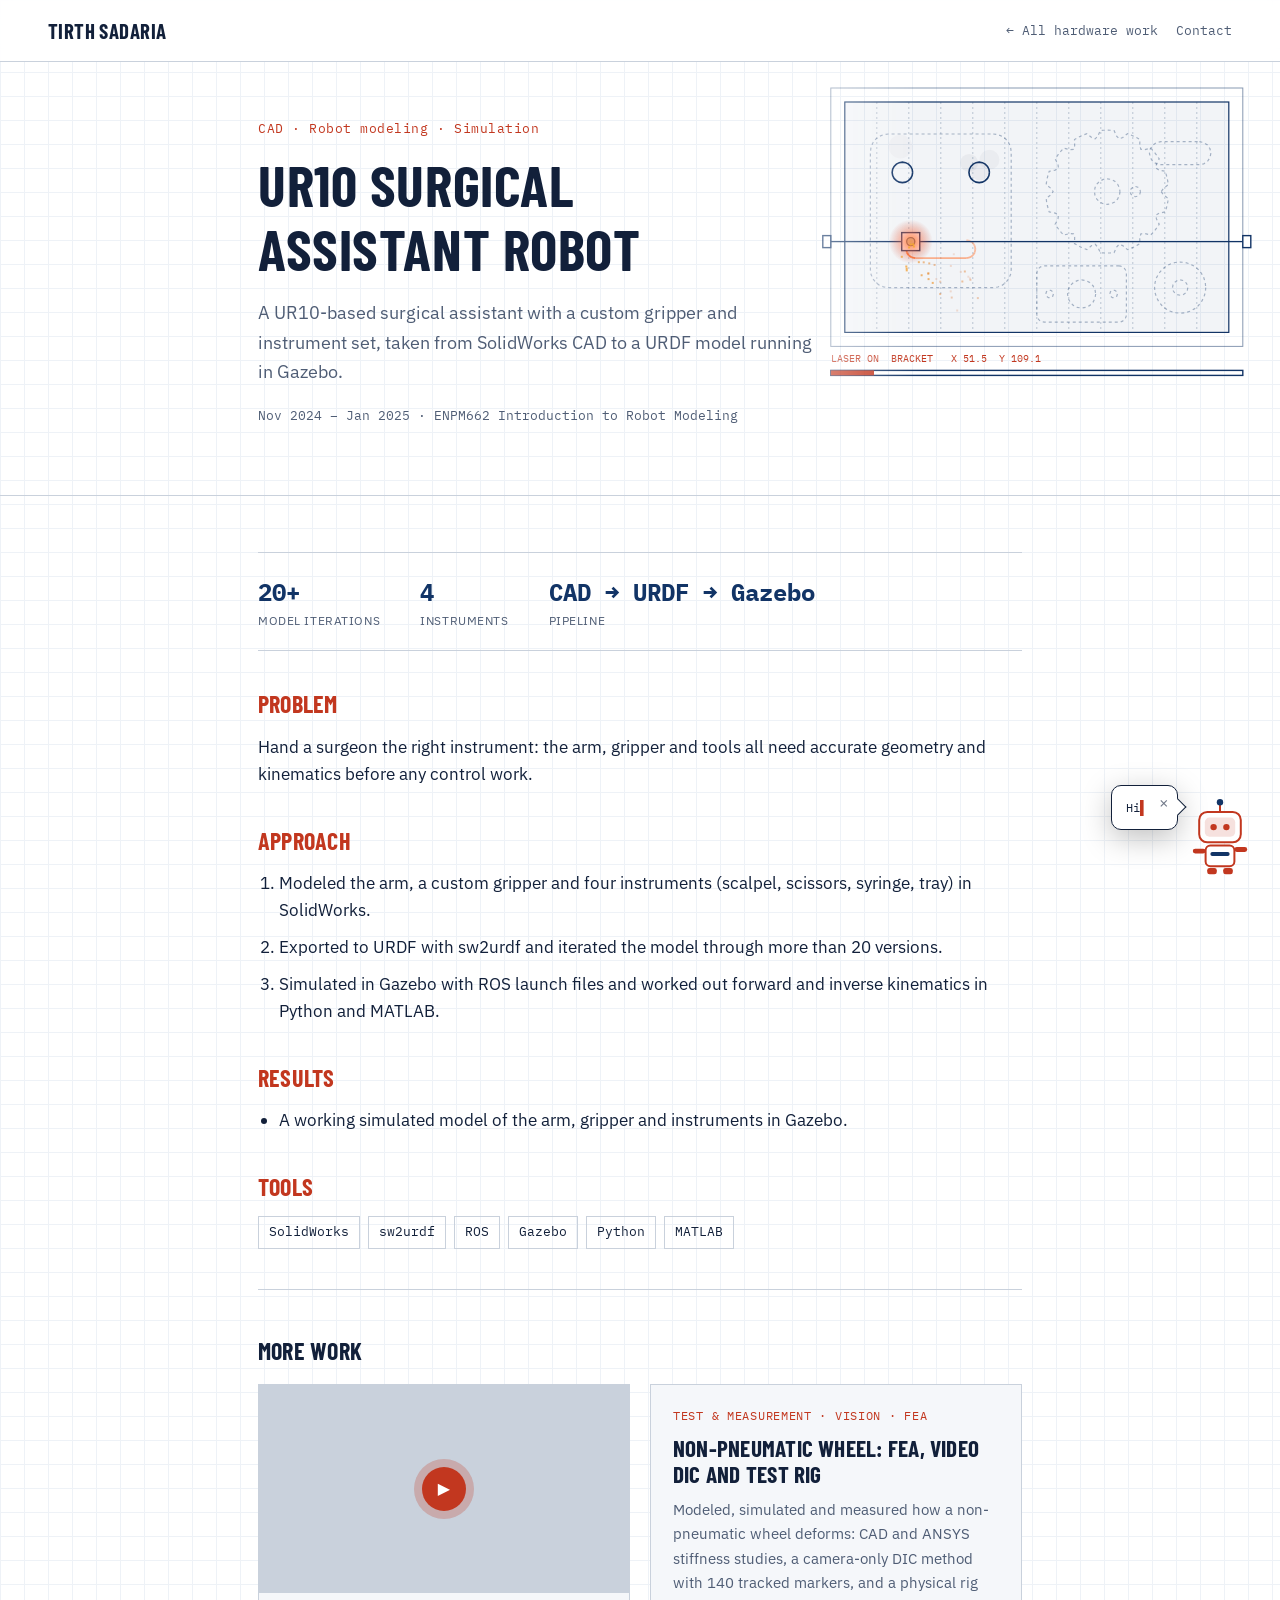
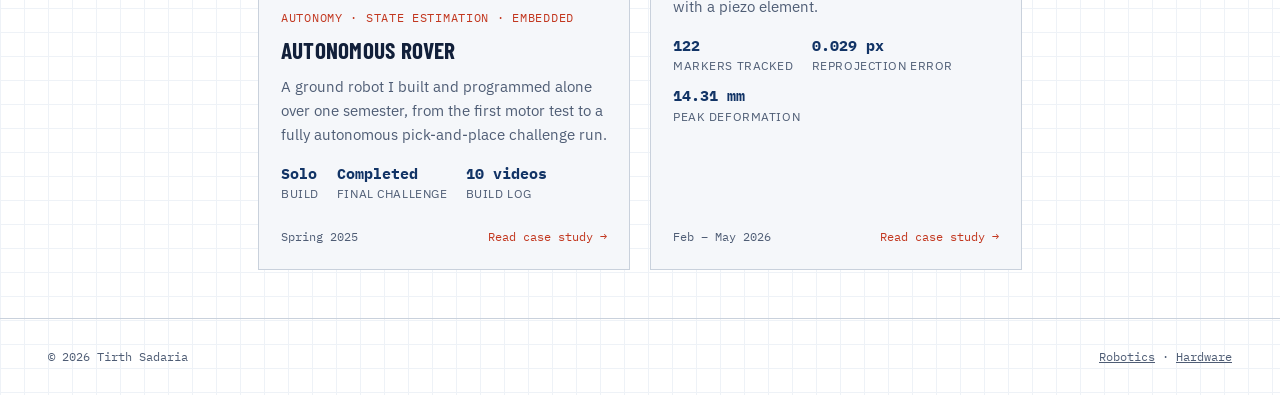
<file: projects/ur10-surgical-robot/index.html>
<!doctype html>
<html lang="en"><head><meta charset="utf-8"><meta name="viewport" content="width=device-width,initial-scale=1">
<title>UR10 Surgical Assistant Robot · Tirth Sadaria</title><meta name="description" content="A UR10-based surgical assistant with a custom gripper and instrument set, taken from SolidWorks CAD to a URDF model running in Gazebo.">
<meta property="og:title" content="UR10 Surgical Assistant Robot · Tirth Sadaria"><meta property="og:description" content="A UR10-based surgical assistant with a custom gripper and instrument set, taken from SolidWorks CAD to a URDF model running in Gazebo.">
<link rel="preconnect" href="https://fonts.googleapis.com"><link rel="preconnect" href="https://fonts.gstatic.com" crossorigin><link href="https://fonts.googleapis.com/css2?family=Space+Grotesk:wght@400;500;700&family=JetBrains+Mono:wght@400;500&family=Barlow+Condensed:wght@500;600;700&family=IBM+Plex+Sans:wght@400;500;600&family=IBM+Plex+Mono:wght@400;500&display=swap" rel="stylesheet"><link rel="stylesheet" href="../../assets/site.css"></head>
<body class="t-h"><header class="nav"><a class="brand" href="../../index.html">Tirth Sadaria</a><nav><a href="../../hardware/index.html#work">← All hardware work</a><a href="../../hardware/index.html#contact">Contact</a></nav></header>
<div class="readbar" aria-hidden="true"></div>
<section class="p-head"><canvas data-scene="laser" data-side="1" aria-hidden="true"></canvas><div class="p-head-in"><p class="eyebrow">CAD · Robot modeling · Simulation</p><h1>UR10 Surgical Assistant Robot</h1><p class="lede">A UR10-based surgical assistant with a custom gripper and instrument set, taken from SolidWorks CAD to a URDF model running in Gazebo.</p>
<p class="p-meta">Nov 2024 – Jan 2025 · ENPM662 Introduction to Robot Modeling</p></div></section>
<main class="p-main"><article>
<ul class="metrics big"><li><b class="num">20+</b><span>Model iterations</span></li><li><b class="num">4</b><span>Instruments</span></li><li><b class="num">CAD → URDF → Gazebo</b><span>Pipeline</span></li></ul>
<section class="p-sec"><h2>Problem</h2><p>Hand a surgeon the right instrument: the arm, gripper and tools all need accurate geometry and kinematics before any control work.</p></section>
<section class="p-sec"><h2>Approach</h2><ol class="steps"><li>Modeled the arm, a custom gripper and four instruments (scalpel, scissors, syringe, tray) in SolidWorks.</li><li>Exported to URDF with sw2urdf and iterated the model through more than 20 versions.</li><li>Simulated in Gazebo with ROS launch files and worked out forward and inverse kinematics in Python and MATLAB.</li></ol></section>
<section class="p-sec"><h2>Results</h2><ul class="results"><li>A working simulated model of the arm, gripper and instruments in Gazebo.</li></ul></section>

<section class="p-sec"><h2>Tools</h2><ul class="tags"><li>SolidWorks</li><li>sw2urdf</li><li>ROS</li><li>Gazebo</li><li>Python</li><li>MATLAB</li></ul></section>

</article><aside class="p-next"><h2>More work</h2><div class="grid"><a class="card rv" href="../../projects/autonomous-rover/index.html"><span class="card-media"><img src="https://i.ytimg.com/vi/HJKSBHcZo70/hqdefault.jpg" alt="" loading="lazy" onerror="this.remove()"><span class="play sm" aria-hidden="true">▶</span></span><span class="card-kicker">Autonomy · State estimation · Embedded</span>
<h3>Autonomous Rover</h3><p>A ground robot I built and programmed alone over one semester, from the first motor test to a fully autonomous pick-and-place challenge run.</p><ul class="metrics"><li><b class="num">Solo</b><span>Build</span></li><li><b class="num">Completed</b><span>Final challenge</span></li><li><b class="num">12 videos</b><span>Build log</span></li></ul><span class="card-foot">Spring 2025 <i>Read case study →</i></span></a><a class="card rv" href="../../projects/wheel-deformation-dic/index.html"><span class="card-kicker">Test &amp; measurement · Vision · FEA</span>
<h3>Non-Pneumatic Wheel: FEA, Video DIC and Test Rig</h3><p>Modeled, simulated and measured how a non-pneumatic wheel deforms: CAD and ANSYS stiffness studies, a camera-only DIC method with 140 tracked markers, and a physical rig with a piezo element.</p><ul class="metrics"><li><b class="num">140</b><span>Markers tracked</span></li><li><b class="num">0.033 px</b><span>Reprojection error</span></li><li><b class="num">16.35 mm</b><span>Peak deformation</span></li></ul><span class="card-foot">Feb – May 2026 <i>Read case study →</i></span></a></div></aside></main><footer class="foot"><span>© 2026 Tirth Sadaria</span><span><a href="../../robotics/index.html">Robotics</a> · <a href="../../hardware/index.html">Hardware</a></span></footer><script src="../../assets/scenes.js"></script><aside class="bot" id="bot" aria-label="Site update"><div class="bot-bubble" role="status"><button class="bot-x" type="button" aria-label="Dismiss">×</button><span class="bot-t" data-text="Hi! I'm still uploading more projects. New videos and case studies are on the way, so check back soon."></span></div>
<button class="bot-fig" type="button" aria-label="Show update message"><svg viewBox="0 0 80 96" aria-hidden="true"><line class="bot-ant" x1="40" y1="4" x2="40" y2="16"/><circle class="bot-led" cx="40" cy="4" r="4"/><rect class="bot-head" x="14" y="16" width="52" height="38" rx="10"/><rect class="bot-face" x="21" y="23" width="38" height="24" rx="6"/><g class="bot-eyes"><circle cx="32" cy="35" r="4"/><circle cx="48" cy="35" r="4"/></g><rect class="bot-body" x="22" y="58" width="36" height="26" rx="6"/><rect class="bot-bar" x="28" y="66" width="24" height="5" rx="2.5"/><rect class="bot-fill" x="28" y="66" width="24" height="5" rx="2.5"/><g class="bot-arm"><rect x="58" y="60" width="16" height="6" rx="3"/></g><rect class="bot-arm-l" x="6" y="62" width="16" height="6" rx="3"/><rect class="bot-wheel" x="24" y="86" width="12" height="8" rx="3"/><rect class="bot-wheel" x="44" y="86" width="12" height="8" rx="3"/></svg></button></aside><script src="../../assets/motion.js" defer></script></body></html>
</file>
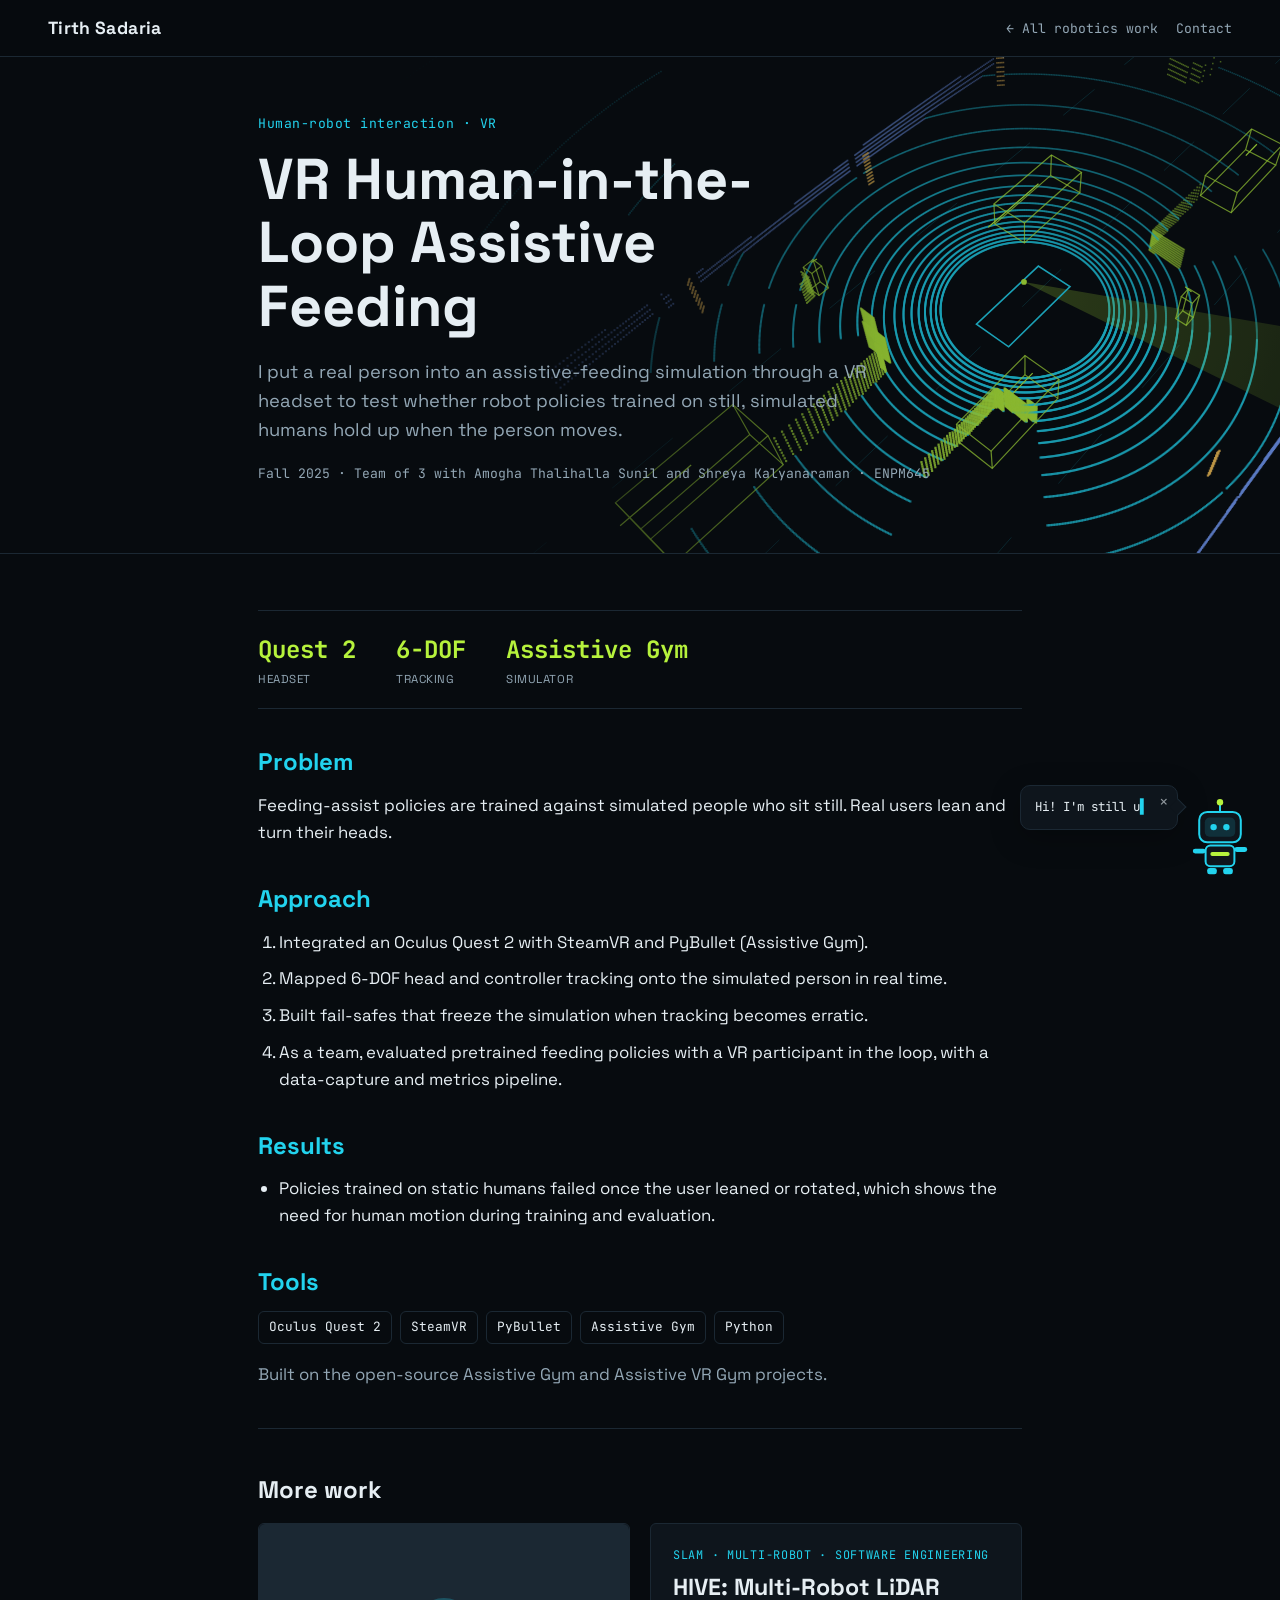
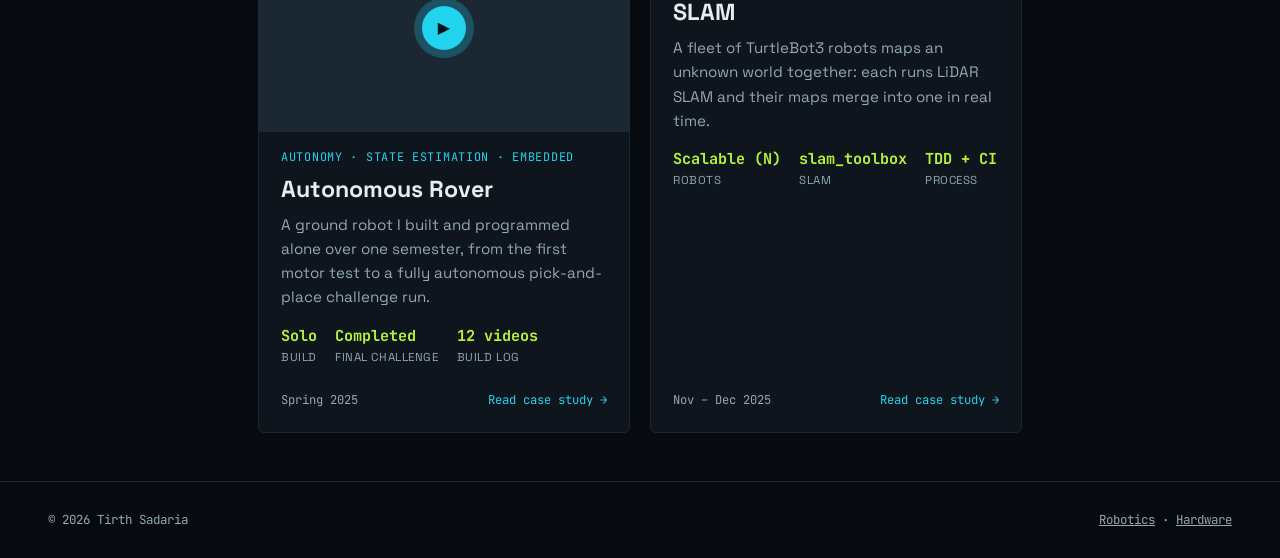
<file: projects/vr-assistive-feeding/index.html>
<!doctype html>
<html lang="en"><head><meta charset="utf-8"><meta name="viewport" content="width=device-width,initial-scale=1">
<title>VR Human-in-the-Loop Assistive Feeding · Tirth Sadaria</title><meta name="description" content="I put a real person into an assistive-feeding simulation through a VR headset to test whether robot policies trained on still, simulated humans hold up when the person moves.">
<meta property="og:title" content="VR Human-in-the-Loop Assistive Feeding · Tirth Sadaria"><meta property="og:description" content="I put a real person into an assistive-feeding simulation through a VR headset to test whether robot policies trained on still, simulated humans hold up when the person moves.">
<link rel="preconnect" href="https://fonts.googleapis.com"><link rel="preconnect" href="https://fonts.gstatic.com" crossorigin><link href="https://fonts.googleapis.com/css2?family=Space+Grotesk:wght@400;500;700&family=JetBrains+Mono:wght@400;500&family=Barlow+Condensed:wght@500;600;700&family=IBM+Plex+Sans:wght@400;500;600&family=IBM+Plex+Mono:wght@400;500&display=swap" rel="stylesheet"><link rel="stylesheet" href="../../assets/site.css"></head>
<body class="t-r"><header class="nav"><a class="brand" href="../../index.html">Tirth Sadaria</a><nav><a href="../../robotics/index.html#work">← All robotics work</a><a href="../../robotics/index.html#contact">Contact</a></nav></header>
<div class="readbar" aria-hidden="true"></div>
<section class="p-head"><canvas data-scene="lidar" data-hud="0" data-cx=".8" data-cy=".5" aria-hidden="true"></canvas><div class="p-head-in"><p class="eyebrow">Human-robot interaction · VR</p><h1>VR Human-in-the-Loop Assistive Feeding</h1><p class="lede">I put a real person into an assistive-feeding simulation through a VR headset to test whether robot policies trained on still, simulated humans hold up when the person moves.</p>
<p class="p-meta">Fall 2025 · Team of 3 with Amogha Thalihalla Sunil and Shreya Kalyanaraman · ENPM645</p></div></section>
<main class="p-main"><article>
<ul class="metrics big"><li><b class="num">Quest 2</b><span>Headset</span></li><li><b class="num">6-DOF</b><span>Tracking</span></li><li><b class="num">Assistive Gym</b><span>Simulator</span></li></ul>
<section class="p-sec"><h2>Problem</h2><p>Feeding-assist policies are trained against simulated people who sit still. Real users lean and turn their heads.</p></section>
<section class="p-sec"><h2>Approach</h2><ol class="steps"><li>Integrated an Oculus Quest 2 with SteamVR and PyBullet (Assistive Gym).</li><li>Mapped 6-DOF head and controller tracking onto the simulated person in real time.</li><li>Built fail-safes that freeze the simulation when tracking becomes erratic.</li><li>As a team, evaluated pretrained feeding policies with a VR participant in the loop, with a data-capture and metrics pipeline.</li></ol></section>
<section class="p-sec"><h2>Results</h2><ul class="results"><li>Policies trained on static humans failed once the user leaned or rotated, which shows the need for human motion during training and evaluation.</li></ul></section>

<section class="p-sec"><h2>Tools</h2><ul class="tags"><li>Oculus Quest 2</li><li>SteamVR</li><li>PyBullet</li><li>Assistive Gym</li><li>Python</li></ul><p class="credit">Built on the open-source Assistive Gym and Assistive VR Gym projects.</p></section>

</article><aside class="p-next"><h2>More work</h2><div class="grid"><a class="card rv" href="../../projects/autonomous-rover/index.html"><span class="card-media"><img src="https://i.ytimg.com/vi/HJKSBHcZo70/hqdefault.jpg" alt="" loading="lazy" onerror="this.remove()"><span class="play sm" aria-hidden="true">▶</span></span><span class="card-kicker">Autonomy · State estimation · Embedded</span>
<h3>Autonomous Rover</h3><p>A ground robot I built and programmed alone over one semester, from the first motor test to a fully autonomous pick-and-place challenge run.</p><ul class="metrics"><li><b class="num">Solo</b><span>Build</span></li><li><b class="num">Completed</b><span>Final challenge</span></li><li><b class="num">12 videos</b><span>Build log</span></li></ul><span class="card-foot">Spring 2025 <i>Read case study →</i></span></a><a class="card rv" href="../../projects/hive-multi-robot-slam/index.html"><span class="card-kicker">SLAM · Multi-robot · Software engineering</span>
<h3>HIVE: Multi-Robot LiDAR SLAM</h3><p>A fleet of TurtleBot3 robots maps an unknown world together: each runs LiDAR SLAM and their maps merge into one in real time.</p><ul class="metrics"><li><b class="num">Scalable (N)</b><span>Robots</span></li><li><b class="num">slam_toolbox</b><span>SLAM</span></li><li><b class="num">TDD + CI</b><span>Process</span></li></ul><span class="card-foot">Nov – Dec 2025 <i>Read case study →</i></span></a></div></aside></main><footer class="foot"><span>© 2026 Tirth Sadaria</span><span><a href="../../robotics/index.html">Robotics</a> · <a href="../../hardware/index.html">Hardware</a></span></footer><script src="../../assets/scenes.js"></script><aside class="bot" id="bot" aria-label="Site update"><div class="bot-bubble" role="status"><button class="bot-x" type="button" aria-label="Dismiss">×</button><span class="bot-t" data-text="Hi! I'm still uploading more projects. New videos and case studies are on the way, so check back soon."></span></div>
<button class="bot-fig" type="button" aria-label="Show update message"><svg viewBox="0 0 80 96" aria-hidden="true"><line class="bot-ant" x1="40" y1="4" x2="40" y2="16"/><circle class="bot-led" cx="40" cy="4" r="4"/><rect class="bot-head" x="14" y="16" width="52" height="38" rx="10"/><rect class="bot-face" x="21" y="23" width="38" height="24" rx="6"/><g class="bot-eyes"><circle cx="32" cy="35" r="4"/><circle cx="48" cy="35" r="4"/></g><rect class="bot-body" x="22" y="58" width="36" height="26" rx="6"/><rect class="bot-bar" x="28" y="66" width="24" height="5" rx="2.5"/><rect class="bot-fill" x="28" y="66" width="24" height="5" rx="2.5"/><g class="bot-arm"><rect x="58" y="60" width="16" height="6" rx="3"/></g><rect class="bot-arm-l" x="6" y="62" width="16" height="6" rx="3"/><rect class="bot-wheel" x="24" y="86" width="12" height="8" rx="3"/><rect class="bot-wheel" x="44" y="86" width="12" height="8" rx="3"/></svg></button></aside><script src="../../assets/motion.js" defer></script></body></html>
</file>
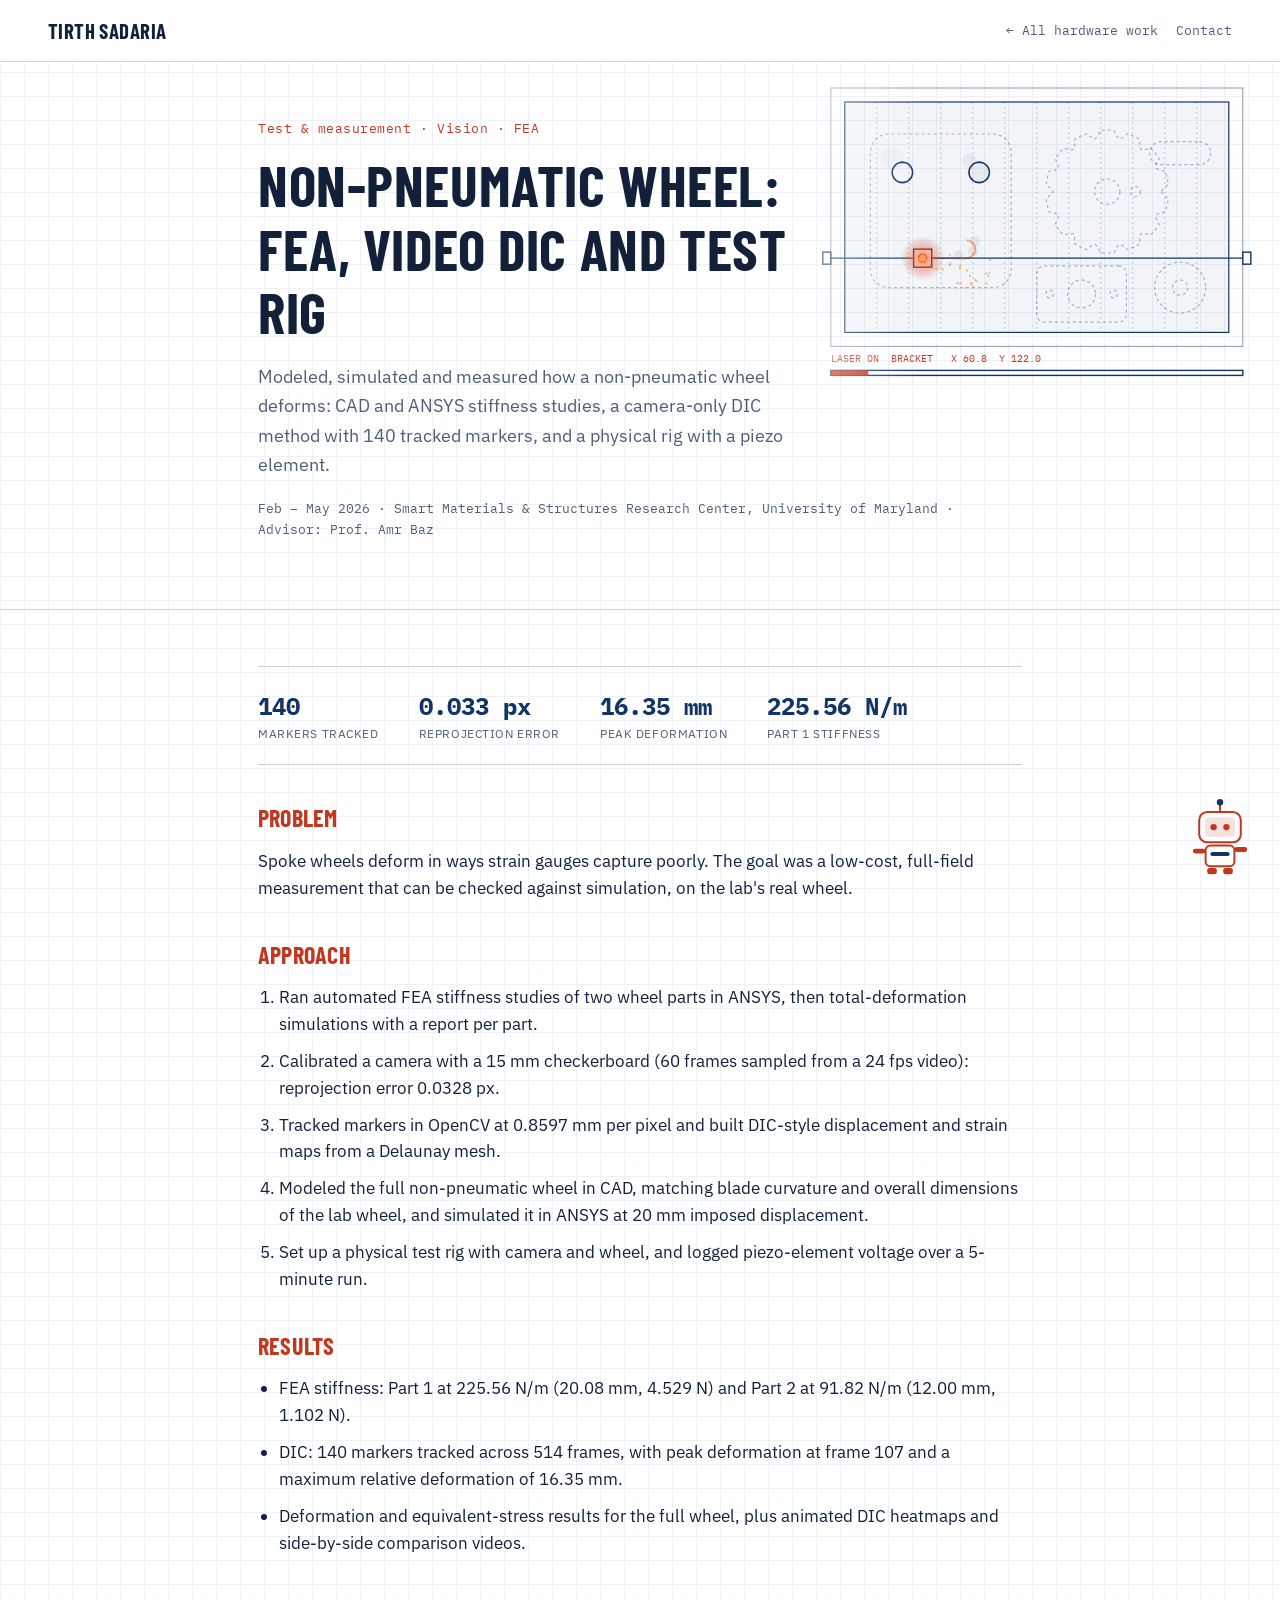
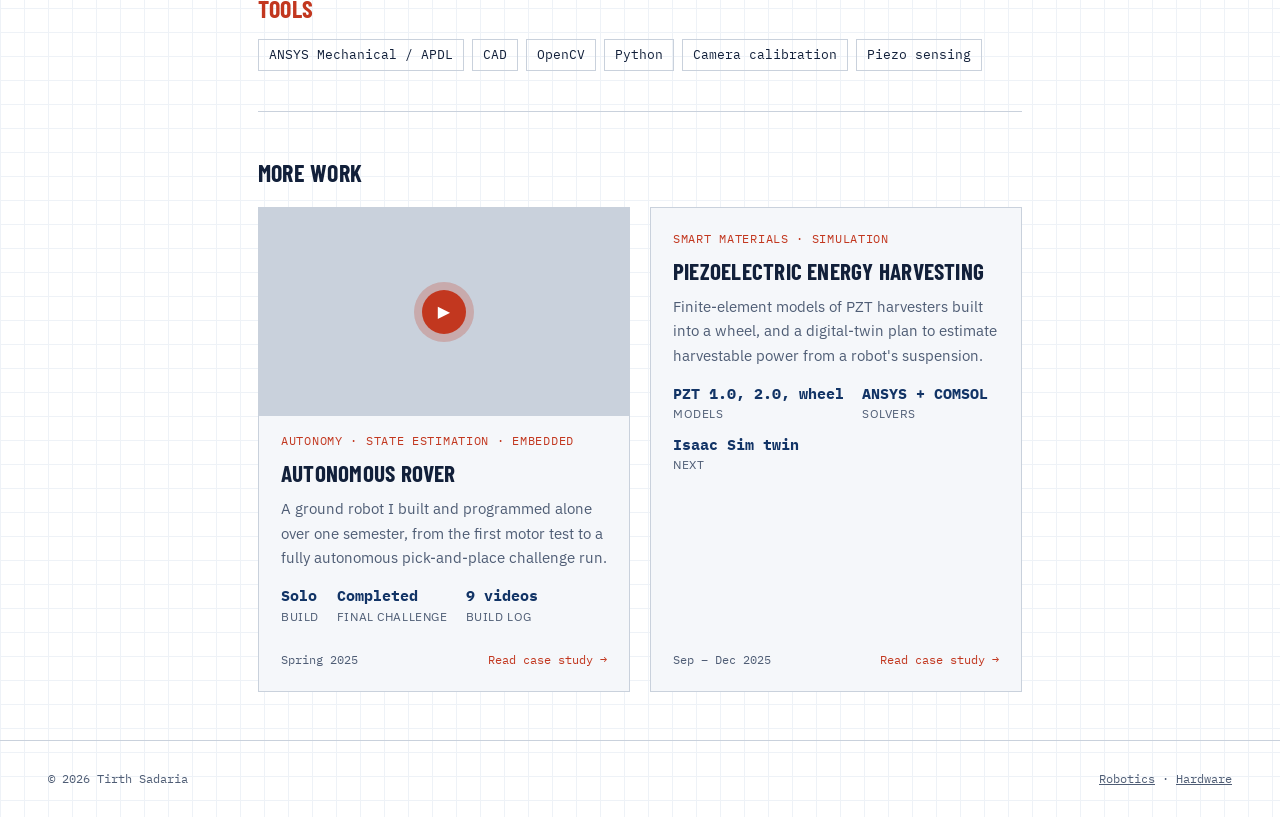
<file: projects/wheel-deformation-dic/index.html>
<!doctype html>
<html lang="en"><head><meta charset="utf-8"><meta name="viewport" content="width=device-width,initial-scale=1">
<title>Non-Pneumatic Wheel: FEA, Video DIC and Test Rig · Tirth Sadaria</title><meta name="description" content="Modeled, simulated and measured how a non-pneumatic wheel deforms: CAD and ANSYS stiffness studies, a camera-only DIC method with 140 tracked markers, and a physical rig with a piezo element.">
<meta property="og:title" content="Non-Pneumatic Wheel: FEA, Video DIC and Test Rig · Tirth Sadaria"><meta property="og:description" content="Modeled, simulated and measured how a non-pneumatic wheel deforms: CAD and ANSYS stiffness studies, a camera-only DIC method with 140 tracked markers, and a physical rig with a piezo element.">
<link rel="preconnect" href="https://fonts.googleapis.com"><link rel="preconnect" href="https://fonts.gstatic.com" crossorigin><link href="https://fonts.googleapis.com/css2?family=Space+Grotesk:wght@400;500;700&family=JetBrains+Mono:wght@400;500&family=Barlow+Condensed:wght@500;600;700&family=IBM+Plex+Sans:wght@400;500;600&family=IBM+Plex+Mono:wght@400;500&display=swap" rel="stylesheet"><link rel="stylesheet" href="../../assets/site.css"></head>
<body class="t-h"><header class="nav"><a class="brand" href="../../index.html">Tirth Sadaria</a><nav><a href="../../hardware/index.html#work">← All hardware work</a><a href="../../hardware/index.html#contact">Contact</a></nav></header>
<div class="readbar" aria-hidden="true"></div>
<section class="p-head"><canvas data-scene="laser" data-side="1" aria-hidden="true"></canvas><div class="p-head-in"><p class="eyebrow">Test &amp; measurement · Vision · FEA</p><h1>Non-Pneumatic Wheel: FEA, Video DIC and Test Rig</h1><p class="lede">Modeled, simulated and measured how a non-pneumatic wheel deforms: CAD and ANSYS stiffness studies, a camera-only DIC method with 140 tracked markers, and a physical rig with a piezo element.</p>
<p class="p-meta">Feb – May 2026 · Smart Materials &amp; Structures Research Center, University of Maryland · Advisor: Prof. Amr Baz</p></div></section>
<main class="p-main"><article>
<ul class="metrics big"><li><b class="num">140</b><span>Markers tracked</span></li><li><b class="num">0.033 px</b><span>Reprojection error</span></li><li><b class="num">16.35 mm</b><span>Peak deformation</span></li><li><b class="num">225.56 N/m</b><span>Part 1 stiffness</span></li></ul>
<section class="p-sec"><h2>Problem</h2><p>Spoke wheels deform in ways strain gauges capture poorly. The goal was a low-cost, full-field measurement that can be checked against simulation, on the lab&#x27;s real wheel.</p></section>
<section class="p-sec"><h2>Approach</h2><ol class="steps"><li>Ran automated FEA stiffness studies of two wheel parts in ANSYS, then total-deformation simulations with a report per part.</li><li>Calibrated a camera with a 15 mm checkerboard (60 frames sampled from a 24 fps video): reprojection error 0.0328 px.</li><li>Tracked markers in OpenCV at 0.8597 mm per pixel and built DIC-style displacement and strain maps from a Delaunay mesh.</li><li>Modeled the full non-pneumatic wheel in CAD, matching blade curvature and overall dimensions of the lab wheel, and simulated it in ANSYS at 20 mm imposed displacement.</li><li>Set up a physical test rig with camera and wheel, and logged piezo-element voltage over a 5-minute run.</li></ol></section>
<section class="p-sec"><h2>Results</h2><ul class="results"><li>FEA stiffness: Part 1 at 225.56 N/m (20.08 mm, 4.529 N) and Part 2 at 91.82 N/m (12.00 mm, 1.102 N).</li><li>DIC: 140 markers tracked across 514 frames, with peak deformation at frame 107 and a maximum relative deformation of 16.35 mm.</li><li>Deformation and equivalent-stress results for the full wheel, plus animated DIC heatmaps and side-by-side comparison videos.</li></ul></section>

<section class="p-sec"><h2>Tools</h2><ul class="tags"><li>ANSYS Mechanical / APDL</li><li>CAD</li><li>OpenCV</li><li>Python</li><li>Camera calibration</li><li>Piezo sensing</li></ul></section>

</article><aside class="p-next"><h2>More work</h2><div class="grid"><a class="card rv" href="../../projects/autonomous-rover/index.html"><span class="card-media"><img src="https://i.ytimg.com/vi/HJKSBHcZo70/hqdefault.jpg" alt="" loading="lazy" onerror="this.remove()"><span class="play sm" aria-hidden="true">▶</span></span><span class="card-kicker">Autonomy · State estimation · Embedded</span>
<h3>Autonomous Rover</h3><p>A ground robot I built and programmed alone over one semester, from the first motor test to a fully autonomous pick-and-place challenge run.</p><ul class="metrics"><li><b class="num">Solo</b><span>Build</span></li><li><b class="num">Completed</b><span>Final challenge</span></li><li><b class="num">12 videos</b><span>Build log</span></li></ul><span class="card-foot">Spring 2025 <i>Read case study →</i></span></a><a class="card rv" href="../../projects/piezo-energy-harvesting/index.html"><span class="card-kicker">Smart materials · Simulation</span>
<h3>Piezoelectric Energy Harvesting</h3><p>Finite-element models of PZT harvesters built into a wheel, and a digital-twin plan to estimate harvestable power from a robot&#x27;s suspension.</p><ul class="metrics"><li><b class="num">PZT 1.0, 2.0, wheel</b><span>Models</span></li><li><b class="num">ANSYS + COMSOL</b><span>Solvers</span></li><li><b class="num">Isaac Sim twin</b><span>Next</span></li></ul><span class="card-foot">Sep – Dec 2025 <i>Read case study →</i></span></a></div></aside></main><footer class="foot"><span>© 2026 Tirth Sadaria</span><span><a href="../../robotics/index.html">Robotics</a> · <a href="../../hardware/index.html">Hardware</a></span></footer><script src="../../assets/scenes.js"></script><aside class="bot" id="bot" aria-label="Site update"><div class="bot-bubble" role="status"><button class="bot-x" type="button" aria-label="Dismiss">×</button><span class="bot-t" data-text="Hi! I'm still uploading more projects. New videos and case studies are on the way, so check back soon."></span></div>
<button class="bot-fig" type="button" aria-label="Show update message"><svg viewBox="0 0 80 96" aria-hidden="true"><line class="bot-ant" x1="40" y1="4" x2="40" y2="16"/><circle class="bot-led" cx="40" cy="4" r="4"/><rect class="bot-head" x="14" y="16" width="52" height="38" rx="10"/><rect class="bot-face" x="21" y="23" width="38" height="24" rx="6"/><g class="bot-eyes"><circle cx="32" cy="35" r="4"/><circle cx="48" cy="35" r="4"/></g><rect class="bot-body" x="22" y="58" width="36" height="26" rx="6"/><rect class="bot-bar" x="28" y="66" width="24" height="5" rx="2.5"/><rect class="bot-fill" x="28" y="66" width="24" height="5" rx="2.5"/><g class="bot-arm"><rect x="58" y="60" width="16" height="6" rx="3"/></g><rect class="bot-arm-l" x="6" y="62" width="16" height="6" rx="3"/><rect class="bot-wheel" x="24" y="86" width="12" height="8" rx="3"/><rect class="bot-wheel" x="44" y="86" width="12" height="8" rx="3"/></svg></button></aside><script src="../../assets/motion.js" defer></script></body></html>
</file>
<file: assets/site.css>
*,*::before,*::after{box-sizing:border-box}
html{scroll-behavior:smooth}
body{margin:0;line-height:1.6;-webkit-font-smoothing:antialiased;background:var(--bg);color:var(--fg);font-family:var(--body)}
img{max-width:100%;display:block}
a{color:inherit}
:focus-visible{outline:2px solid var(--accent);outline-offset:3px}
/* themes */
.t-r{--bg:#070B0F;--panel:#0E151C;--line:#1B2833;--fg:#E6EEF3;--muted:#93A7B5;--accent:#22D3EE;--accent2:#B6F23C;--on-accent:#04141A;--head:'Space Grotesk',system-ui,sans-serif;--body:'Space Grotesk',system-ui,sans-serif;--mono:'JetBrains Mono',ui-monospace,monospace;--radius:6px}
.t-h{--bg:#FFFFFF;--panel:#F5F7FA;--line:#C9D1DC;--fg:#12203A;--muted:#4F5D75;--accent:#C2371F;--accent2:#123466;--on-accent:#fff;--head:'Barlow Condensed',system-ui,sans-serif;--body:'IBM Plex Sans',system-ui,sans-serif;--mono:'IBM Plex Mono',ui-monospace,monospace;--radius:0px}
.t-h body,.t-h{background-image:linear-gradient(#EEF2F7 1px,transparent 1px),linear-gradient(90deg,#EEF2F7 1px,transparent 1px);background-size:24px 24px}
.t-l{--bg:#070B0F;--fg:#E6EEF3;--body:'Space Grotesk',system-ui,sans-serif;--accent:#22D3EE}
/* nav */
.nav{position:sticky;top:0;z-index:10;display:flex;justify-content:space-between;align-items:center;gap:16px;padding:14px clamp(16px,4vw,48px);background:color-mix(in srgb,var(--bg) 88%,transparent);backdrop-filter:blur(8px);border-bottom:1px solid var(--line);flex-wrap:wrap}
.brand{font-family:var(--head);font-weight:700;text-decoration:none;font-size:1.1rem;letter-spacing:.02em}
.t-h .brand{text-transform:uppercase;font-size:1.3rem}
.nav nav{display:flex;gap:18px;flex-wrap:wrap;font-family:var(--mono);font-size:.82rem}
.nav nav a{text-decoration:none;color:var(--muted)}
.nav nav a:hover{color:var(--accent)}
.nav .switch{color:var(--accent)!important}
main{max-width:1180px;margin:0 auto;padding:0 clamp(16px,4vw,48px)}
.eyebrow{font-family:var(--mono);font-size:.82rem;color:var(--accent);letter-spacing:.04em;margin:0 0 14px}
h1,h2,h3,h4{font-family:var(--head);line-height:1.1;margin:0}
.t-h h1,.t-h h2,.t-h h3{text-transform:uppercase;letter-spacing:.01em}
.lede{font-size:1.15rem;color:var(--muted);max-width:62ch}
/* hero */
.hero{position:relative;min-height:78vh;display:flex;align-items:center;gap:40px;padding:64px 0;flex-wrap:wrap}
.hero h1{font-size:clamp(2.6rem,7vw,5rem);margin-bottom:20px}
.hero-in{position:relative;z-index:1;flex:1 1 480px}
#lidar{position:absolute;inset:0;width:100%;height:100%;opacity:.8}
.hero-cta{display:flex;gap:12px;flex-wrap:wrap;margin-top:28px}
.btn{display:inline-block;padding:11px 20px;border-radius:var(--radius);background:var(--accent);color:var(--on-accent);text-decoration:none;font-family:var(--mono);font-size:.85rem;font-weight:500;border:1px solid var(--accent);overflow-wrap:anywhere}
.btn.ghost{background:transparent;color:var(--fg);border-color:var(--line)}
.btn.ghost:hover{border-color:var(--accent);color:var(--accent)}
.titleblock{flex:0 1 380px;border-collapse:collapse;font-family:var(--mono);font-size:.78rem;background:#fff;border:2px solid var(--fg)}
.titleblock th,.titleblock td{border:1px solid var(--fg);padding:8px 10px;text-align:left;vertical-align:top}
.titleblock th{font-weight:500;color:var(--muted);text-transform:uppercase;font-size:.68rem;width:1%;white-space:nowrap}
/* sections */
.sec{padding:72px 0;border-top:1px solid var(--line)}
.sec-h{font-size:clamp(1.8rem,4vw,2.6rem);margin-bottom:36px;display:flex;align-items:baseline;gap:14px}
.sec-h span{font-family:var(--mono);font-size:.85rem;color:var(--accent);font-weight:400}
.sub-h{font-size:1.4rem;margin:56px 0 20px}
.grid{display:grid;grid-template-columns:repeat(auto-fill,minmax(min(100%,340px),1fr));gap:20px}
.card{display:flex;flex-direction:column;gap:10px;padding:22px;background:var(--panel);border:1px solid var(--line);border-radius:var(--radius);text-decoration:none;transition:border-color .2s,transform .2s}
.card:hover{border-color:var(--accent);transform:translateY(-2px)}
.card h3{font-size:1.45rem}
.card p{margin:0;color:var(--muted);font-size:.95rem}
.card-media{display:block;aspect-ratio:16/9;margin:-22px -22px 6px;background:var(--line);overflow:hidden;border-radius:var(--radius) var(--radius) 0 0}
.card-media img{width:100%;height:100%;object-fit:cover}
.card-kicker{font-family:var(--mono);font-size:.74rem;color:var(--accent);text-transform:uppercase;letter-spacing:.06em}
.card-foot{margin-top:auto;display:flex;justify-content:space-between;gap:8px;font-family:var(--mono);font-size:.76rem;color:var(--muted);padding-top:10px}
.card-foot i{font-style:normal;color:var(--accent)}
.metrics{list-style:none;padding:0;margin:4px 0;display:flex;flex-wrap:wrap;gap:8px 18px}
.metrics li{display:flex;flex-direction:column}
.metrics b{font-family:var(--mono);font-size:.95rem;color:var(--accent2)}
.metrics span{font-size:.72rem;color:var(--muted);text-transform:uppercase;letter-spacing:.05em}
.metrics.big{border-top:1px solid var(--line);border-bottom:1px solid var(--line);padding:20px 0;margin:32px 0;gap:16px 40px}
.metrics.big b{font-size:1.5rem}
.mini-grid{list-style:none;padding:0;margin:0;display:grid;grid-template-columns:repeat(auto-fill,minmax(min(100%,300px),1fr));gap:16px}
.mini-grid li{padding:18px;border:1px dashed var(--line);border-radius:var(--radius)}
.mini-grid h4{font-size:1.15rem;margin:6px 0}
.mini-grid p{margin:0 0 8px;color:var(--muted);font-size:.9rem}
.mini-grid a{font-family:var(--mono);font-size:.78rem;color:var(--accent);margin-right:14px}
.timeline{list-style:none;padding:0;margin:0}
.timeline li{display:grid;grid-template-columns:170px 1fr;gap:20px;padding:18px 0;border-bottom:1px solid var(--line)}
.when{font-family:var(--mono);font-size:.82rem;color:var(--accent)}
.timeline h4{font-size:1.2rem}
.org{color:var(--muted);font-size:.92rem}
.timeline p{margin:6px 0 0;color:var(--muted)}
.stack{display:grid;gap:0}
.stack-row{display:grid;grid-template-columns:170px 1fr;gap:20px;padding:14px 0;border-bottom:1px solid var(--line)}
.stack-row span{font-family:var(--mono);color:var(--accent2);font-size:.85rem}
.stack-row p{margin:0}
.process{list-style:none;padding:0;margin:0;display:grid;grid-template-columns:repeat(auto-fit,minmax(min(100%,230px),1fr));border:2px solid var(--fg)}
.process li{padding:22px;border-right:1px solid var(--line);background:#fff}
.process li:last-child{border-right:0}
.step-n{font-family:var(--mono);color:var(--accent);font-size:.85rem}
.process h4{font-size:1.6rem;margin:6px 0 8px;text-transform:uppercase}
.process p{margin:0;color:var(--muted);font-size:.93rem}
.contact-links{display:flex;flex-wrap:wrap;gap:12px;margin-top:20px}
.foot{display:flex;justify-content:space-between;gap:12px;flex-wrap:wrap;padding:28px clamp(16px,4vw,48px);border-top:1px solid var(--line);font-family:var(--mono);font-size:.78rem;color:var(--muted)}
/* project page */
.p-main{max-width:860px;padding-top:56px}
.p-main h1{font-size:clamp(2.2rem,6vw,3.6rem);margin-bottom:16px}
.p-meta{font-family:var(--mono);font-size:.82rem;color:var(--muted)}
.p-hero-media{position:relative;display:block;aspect-ratio:16/9;background:var(--panel);border:1px solid var(--line);border-radius:var(--radius);overflow:hidden;margin-top:28px}
.p-hero-media img{width:100%;height:100%;object-fit:cover}
.play{position:absolute;inset:0;margin:auto;width:64px;height:64px;border-radius:50%;background:var(--accent);color:var(--on-accent);display:grid;place-items:center;font-size:1.4rem}
.p-sec{margin:40px 0}
.p-sec h2{font-size:1.5rem;margin-bottom:12px;color:var(--accent)}
.p-sec p,.steps li,.results li{font-size:1.05rem}
.steps,.results{padding-left:1.3em}
.steps li,.results li{margin-bottom:10px}
.tags{list-style:none;padding:0;display:flex;flex-wrap:wrap;gap:8px}
.tags li{font-family:var(--mono);font-size:.8rem;padding:5px 10px;border:1px solid var(--line);border-radius:var(--radius)}
.credit{font-size:.88rem;color:var(--muted)}
.p-links{display:flex;gap:12px;flex-wrap:wrap;margin:24px 0 40px}
.vids{display:grid;grid-template-columns:repeat(auto-fill,minmax(min(100%,190px),1fr));gap:14px}
.vid{text-decoration:none;font-size:.85rem}
.vid-img{position:relative;display:block;aspect-ratio:16/9;background:var(--panel);border:1px solid var(--line);border-radius:var(--radius);overflow:hidden}
.vid-img img{width:100%;height:100%;object-fit:cover}
.vid .play{width:36px;height:36px;font-size:.8rem}
.vid-cap{display:block;margin-top:6px;color:var(--muted)}
.p-next{border-top:1px solid var(--line);padding:48px 0}
.p-next h2{margin-bottom:20px}
/* landing */
.split{max-width:none;padding:0;min-height:100vh;display:grid;grid-template-columns:1fr 1fr;position:relative}
.half{display:flex;flex-direction:column;justify-content:flex-end;padding:clamp(24px,5vw,64px);padding-bottom:18vh;text-decoration:none;min-height:50vh;transition:filter .25s}
.half h2{font-size:clamp(2.6rem,7vw,5rem);margin:6px 0 10px}
.half p{max-width:34ch;margin:0 0 20px}
.half .go{font-family:'JetBrains Mono',monospace;font-size:.9rem}
.half-r{background:#070B0F radial-gradient(circle at 70% 30%,#0E2A33,transparent 60%);color:#E6EEF3;font-family:'Space Grotesk',sans-serif}
.half-r .eyebrow,.half-r .go{color:#22D3EE}.half-r p{color:#93A7B5}
.half-h{background:#fff;color:#12203A;font-family:'IBM Plex Sans',sans-serif;background-image:linear-gradient(#EEF2F7 1px,transparent 1px),linear-gradient(90deg,#EEF2F7 1px,transparent 1px);background-size:24px 24px}
.half-h h2{font-family:'Barlow Condensed',sans-serif;text-transform:uppercase}
.half-h .eyebrow,.half-h .go{color:#C2371F;font-family:'IBM Plex Mono',monospace}.half-h p{color:#4F5D75}
.half:hover{filter:brightness(1.08)}
.split-name{position:absolute;top:clamp(24px,6vh,64px);left:50%;transform:translateX(-50%);text-align:center;pointer-events:none;color:#E6EEF3;background:#070B0F;border:1px solid #1B2833;padding:18px 32px;border-radius:6px;width:max-content;max-width:calc(100% - 32px)}
.split-name h1{font-size:clamp(1.6rem,4vw,2.6rem);font-family:'Space Grotesk',sans-serif}
.split-name p{margin:6px 0 0;font-size:.95rem;opacity:.85}
.split-name a{pointer-events:auto}
@media (max-width:720px){
 .split{grid-template-columns:1fr}
 .split-name{position:static;transform:none;width:auto;max-width:none;border:0;border-radius:0;padding:40px 16px 8px}
 .half{min-height:42vh;padding-bottom:40px}
 .timeline li,.stack-row{grid-template-columns:1fr;gap:4px}
 .hero{min-height:auto}
 .process li{border-right:0;border-bottom:1px solid var(--line)}
}
@media (prefers-reduced-motion:reduce){html{scroll-behavior:auto}.card{transition:none}}
/* ---- motion & media ---- */
.js .rv{opacity:0;transform:translateY(18px);transition:opacity .6s ease,transform .6s ease}
.js .rv.in{opacity:1;transform:none}
.card.rv.in:hover{transform:translateY(-3px)}
.card-media{position:relative}
.card-media video,.p-hero-media video,.feed video,.g-item video{width:100%;height:100%;object-fit:cover;display:block;background:#000}
.live{position:absolute;top:10px;left:10px;font-family:'JetBrains Mono',monospace;font-size:.68rem;letter-spacing:.08em;color:#fff;background:rgba(0,0,0,.6);padding:3px 8px;border-radius:3px}
.live,.feed-top i{animation:blink 1.6s steps(2,start) infinite}
@keyframes blink{50%{opacity:.35}}
.play.sm{width:44px;height:44px;font-size:1rem}
.card:hover .play{transform:scale(1.1)}
.play{transition:transform .2s;box-shadow:0 0 0 8px color-mix(in srgb,var(--accent) 25%,transparent)}
.lyt{all:unset;cursor:pointer;position:relative;display:block;width:100%;aspect-ratio:16/9;background:var(--panel);border:1px solid var(--line);border-radius:var(--radius);overflow:hidden}
.lyt img{width:100%;height:100%;object-fit:cover;transition:transform .4s}
.lyt:hover img{transform:scale(1.04)}
.lyt:hover .play{transform:scale(1.12)}
.lyt:focus-visible{outline:2px solid var(--accent);outline-offset:3px}
.lyt-frame{width:100%;aspect-ratio:16/9;border:0;border-radius:var(--radius);display:block}
.p-hero-media{border:0;background:none;aspect-ratio:auto}
.p-hero-media.hud{position:relative;aspect-ratio:16/10;border:1px solid var(--line)}
.vid{margin:0}
.gallery{display:grid;grid-template-columns:repeat(auto-fill,minmax(min(100%,360px),1fr));gap:16px}
.g-item{margin:0}
.g-item video,.g-item img{aspect-ratio:16/10;object-fit:cover;width:100%;border:1px solid var(--line);border-radius:var(--radius);background:#fff}
.g-item figcaption{font-size:.85rem;color:var(--muted);margin-top:6px}
/* robotics hero feed */
.feed{position:relative;z-index:1;flex:0 1 440px;display:block;text-decoration:none;border:1px solid #22D3EE55;border-radius:6px;overflow:hidden;background:#000;box-shadow:0 0 60px #22D3EE22}
.feed video{aspect-ratio:16/10}
.feed::before,.feed::after{content:"";position:absolute;width:18px;height:18px;border:2px solid #B6F23C;z-index:2}
.feed::before{top:36px;left:8px;border-right:0;border-bottom:0}
.feed::after{bottom:36px;right:8px;border-left:0;border-top:0}
.feed-top,.feed-bot{display:flex;gap:10px;justify-content:space-between;font-family:'JetBrains Mono',monospace;font-size:.7rem;letter-spacing:.06em;color:#93A7B5;background:#0E151C;padding:7px 12px}
.feed-top i{font-style:normal;color:#ff4d4d}
.feed-bot b{color:#22D3EE}
.feed:hover{border-color:#22D3EE}
.eyebrow.typing::after{content:"▌";animation:blink .8s steps(2,start) infinite}
/* hardware hero blueprint */
.hw-side{flex:0 1 400px;display:flex;flex-direction:column;gap:16px;position:relative;z-index:1}
.bp{width:100%;height:auto;overflow:visible}
.bp-draw *{fill:none;stroke:#123466;stroke-width:1.4;stroke-dasharray:800;stroke-dashoffset:800;animation:draw 2.6s ease forwards}
.bp-draw path{stroke-width:1.1;animation-delay:.8s}
.bp-draw{transform-origin:160px 150px;animation:spin 60s linear 3.4s infinite}
.bp-dim *{stroke:#C2371F;stroke-width:1;fill:none;opacity:0;animation:fade .6s ease 2.4s forwards}
.bp-dim text,.bp-load text{fill:#C2371F;stroke:none;font-family:'IBM Plex Mono',monospace;font-size:10px;text-anchor:middle}
.bp-dim text[x="312"]{text-anchor:start}
.bp-load *{stroke:#C2371F;stroke-width:2;fill:none;animation:push 1.8s ease-in-out 3s infinite}
@keyframes draw{to{stroke-dashoffset:0}}
@keyframes spin{to{transform:rotate(360deg)}}
@keyframes fade{to{opacity:1}}
@keyframes push{50%{transform:translateY(6px)}}
.half-r{position:relative;overflow:hidden}
.half-r #lidar{position:absolute;inset:0;width:100%;height:100%;opacity:.6}
.half-r>*:not(canvas){position:relative}
@media (prefers-reduced-motion:reduce){.js .rv{opacity:1;transform:none;transition:none}.bp-draw *,.bp-dim *{animation:none;stroke-dashoffset:0;opacity:1}.bp-draw,.bp-load *,.live,.feed-top i{animation:none}}
.g-item video,.g-item img{height:auto}
/* ---- uploading robot ---- */
.bot{position:fixed;right:clamp(12px,3vw,28px);bottom:clamp(12px,3vw,24px);z-index:50;display:flex;align-items:flex-end;gap:10px;font-family:'JetBrains Mono',ui-monospace,monospace;--bot:#22D3EE;--bot2:#B6F23C;--botbg:#0E151C;--botfg:#E6EEF3;--botline:#1B2833}
.t-h .bot{--bot:#C2371F;--bot2:#123466;--botbg:#fff;--botfg:#12203A;--botline:#12203A;font-family:'IBM Plex Mono',ui-monospace,monospace}
.bot-bubble{position:relative;max-width:min(260px,calc(100vw - 120px));background:var(--botbg);color:var(--botfg);border:1px solid var(--botline);border-radius:10px;padding:12px 30px 12px 14px;font-size:.78rem;line-height:1.5;box-shadow:0 8px 30px rgba(0,0,0,.25);margin-bottom:46px;opacity:0;transform:translateY(8px) scale(.96);transform-origin:bottom right;transition:opacity .35s,transform .35s;pointer-events:none}
.bot.open .bot-bubble{opacity:1;transform:none;pointer-events:auto}
.bot-bubble::after{content:"";position:absolute;right:-7px;bottom:16px;width:12px;height:12px;background:var(--botbg);border-right:1px solid var(--botline);border-top:1px solid var(--botline);transform:rotate(45deg)}
.bot-t.typing::after{content:"▌";color:var(--bot);animation:blink .8s steps(2,start) infinite}
.bot-x{all:unset;cursor:pointer;position:absolute;top:4px;right:8px;font-size:1rem;color:var(--botfg);opacity:.6}
.bot-x:hover{opacity:1}
.bot-fig{all:unset;cursor:pointer;width:64px;height:77px;display:block;animation:hover 3s ease-in-out infinite}
.bot-fig:focus-visible,.bot-x:focus-visible{outline:2px solid var(--bot);outline-offset:3px;border-radius:6px}
.bot-fig svg{width:100%;height:100%;overflow:visible}
.bot-head,.bot-body{fill:var(--botbg);stroke:var(--bot);stroke-width:2.5}
.bot-face{fill:var(--bot);opacity:.15}
.bot-eyes circle{fill:var(--bot);transform-box:fill-box;transform-origin:center;animation:eyes 4s infinite}
.bot-ant{stroke:var(--bot);stroke-width:2.5}
.bot-led{fill:var(--bot2);animation:blink 1.2s steps(2,start) infinite}
.bot-bar{fill:var(--bot);opacity:.2}
.bot-fill{fill:var(--bot2);transform-box:fill-box;transform-origin:left;animation:fill 2.4s ease-in-out infinite}
.bot-arm rect,.bot-arm-l,.bot-wheel{fill:var(--bot)}
.bot-arm{transform-box:fill-box;transform-origin:0% 50%;animation:wave 2.4s ease-in-out infinite}
@keyframes hover{50%{transform:translateY(-5px)}}
@keyframes eyes{0%,92%,100%{transform:scaleY(1)}95%{transform:scaleY(.1)}}
@keyframes fill{0%{transform:scaleX(.05)}70%{transform:scaleX(1)}100%{transform:scaleX(1);opacity:0}}
@keyframes wave{0%,60%,100%{transform:rotate(0)}15%{transform:rotate(-35deg)}30%{transform:rotate(10deg)}45%{transform:rotate(-35deg)}}
/* build-queue tile */
.pipe{border-style:dashed;cursor:default}
.pipe:hover{transform:none}
.pipe-bar{height:6px;border-radius:3px;background:var(--line);overflow:hidden;margin:8px 0 2px}
.pipe-bar i{display:block;height:100%;width:40%;background:linear-gradient(90deg,var(--accent),var(--accent2));border-radius:3px;animation:slide 1.8s ease-in-out infinite}
@keyframes slide{0%{transform:translateX(-100%)}100%{transform:translateX(260%)}}
.pipe-dots::after{content:"";animation:dots 1.5s steps(4,end) infinite}
@keyframes dots{0%{content:""}25%{content:"."}50%{content:".."}75%{content:"..."}}
@media (max-width:520px){.bot-fig{width:52px;height:62px}.bot-bubble{margin-bottom:38px;font-size:.74rem}}
@media (prefers-reduced-motion:reduce){.bot-fig,.bot-eyes circle,.bot-led,.bot-fill,.bot-arm,.pipe-bar i{animation:none}}
.half{position:relative;overflow:hidden}
.half .anim{position:absolute;inset:0;width:100%;height:100%;pointer-events:none}
.half>*:not(canvas){position:relative;z-index:1}
.half-r::before{content:"";position:absolute;inset:0;z-index:1;pointer-events:none;background:linear-gradient(0deg,rgba(7,11,15,.9) 0%,rgba(7,11,15,.4) 35%,transparent 60%)}
.half-h::before{content:"";position:absolute;inset:0;z-index:1;pointer-events:none;background:linear-gradient(0deg,rgba(255,255,255,.92) 0%,rgba(255,255,255,.5) 35%,transparent 60%)}
@media (max-width:720px){.split-name{order:-1}}
.split{grid-template-columns:3fr 2fr}
@media (max-width:720px){.split{grid-template-columns:1fr}.half-r{min-height:56vh}.half-h{min-height:40vh}}

.split-name{left:60%}
@media (max-width:720px){.split-name{left:auto}.half-h{min-height:64vh}}
/* ===== v3: page-level motion ===== */
.r-hero{overflow:hidden}
.hero-scene{position:absolute;inset:0;width:100%;height:100%;opacity:.55;pointer-events:none;-webkit-mask-image:linear-gradient(90deg,transparent 18%,#000 55%);mask-image:linear-gradient(90deg,transparent 18%,#000 55%)}
.r-hero .hero-in,.r-hero .feed{position:relative;z-index:1}
.r-hero .hero-in{background:radial-gradient(ellipse at 20% 50%,rgba(7,11,15,.75),transparent 70%)}
.cnc{position:relative;border:2px solid var(--fg);background:#fff;aspect-ratio:300/215}
.cnc canvas{position:absolute;inset:0;width:100%;height:100%}
.cnc-tag{position:absolute;top:-11px;left:12px;background:#fff;padding:0 8px;font-family:var(--mono);font-size:.68rem;color:var(--accent);letter-spacing:.06em;z-index:1}
.hw-side{flex:0 1 440px}
/* section headers: scan underline */
.sec-h{position:relative;padding-bottom:12px}
.sec-h::after{content:"";position:absolute;left:0;bottom:0;height:2px;width:100%;background:linear-gradient(90deg,var(--accent),var(--accent2) 30%,transparent 60%);transform:scaleX(0);transform-origin:left;transition:transform 1.1s cubic-bezier(.2,.7,.2,1) .2s}
.sec-h.in::after{transform:scaleX(1)}
.t-h .sec-h::after{background:repeating-linear-gradient(90deg,var(--fg) 0 14px,transparent 14px 20px);height:1px}
/* cards: cursor spotlight + HUD corners / drawing ticks */
.card{position:relative;overflow:hidden;--mx:50%;--my:50%}
.card::before{content:"";position:absolute;inset:0;pointer-events:none;opacity:0;transition:opacity .3s;background:radial-gradient(360px circle at var(--mx) var(--my),color-mix(in srgb,var(--accent) 16%,transparent),transparent 60%)}
.card:hover::before{opacity:1}
.t-r .card::after{content:"";position:absolute;inset:8px;pointer-events:none;opacity:0;transition:opacity .25s,inset .25s;background:linear-gradient(#B6F23C,#B6F23C) top left/14px 2px,linear-gradient(#B6F23C,#B6F23C) top left/2px 14px,linear-gradient(#B6F23C,#B6F23C) top right/14px 2px,linear-gradient(#B6F23C,#B6F23C) top right/2px 14px,linear-gradient(#B6F23C,#B6F23C) bottom left/14px 2px,linear-gradient(#B6F23C,#B6F23C) bottom left/2px 14px,linear-gradient(#B6F23C,#B6F23C) bottom right/14px 2px,linear-gradient(#B6F23C,#B6F23C) bottom right/2px 14px;background-repeat:no-repeat}
.t-r .card:hover::after{opacity:1;inset:4px}
.t-h .card::after{content:attr(data-dim);position:absolute;right:10px;top:8px;font-family:var(--mono);font-size:.62rem;color:var(--accent);opacity:0;transition:opacity .25s}
.t-h .card:hover{border-color:var(--fg);box-shadow:6px 6px 0 var(--fg)}
.t-h .card:hover::after{opacity:1}
.card>*{position:relative;z-index:1}
/* timeline: drawn line + pulsing nodes */
.timeline{position:relative;padding-left:22px!important}
.timeline::before{content:"";position:absolute;left:4px;top:8px;bottom:8px;width:2px;background:linear-gradient(var(--accent),var(--accent2));transform:scaleY(0);transform-origin:top;transition:transform 1.4s ease}
.timeline.in::before{transform:scaleY(1)}
.timeline li{position:relative}
.timeline li::before{content:"";position:absolute;left:-23px;top:24px;width:10px;height:10px;border-radius:50%;background:var(--bg);border:2px solid var(--accent);box-shadow:0 0 0 0 var(--accent);animation:pulse 2.6s infinite}
.t-h .timeline li::before{border-radius:0;transform:rotate(45deg)}
@keyframes pulse{0%{box-shadow:0 0 0 0 color-mix(in srgb,var(--accent) 60%,transparent)}70%,100%{box-shadow:0 0 0 10px transparent}}
/* robotics stack as terminal */
.term{background:#05080B;border:1px solid var(--line);border-radius:8px;padding:0 20px 14px;font-family:var(--mono)}
.term-bar{display:flex;gap:7px;align-items:center;margin:0 -20px 6px;padding:10px 14px;border-bottom:1px solid var(--line);font-size:.75rem;color:var(--muted)}
.term-bar i{width:10px;height:10px;border-radius:50%;background:#2a3a46}.term-bar i:first-child{background:#ff5f57}.term-bar i:nth-child(2){background:#febc2e}.term-bar i:nth-child(3){background:#28c840}
.term-bar span{margin-left:10px}
.term .stack-row{border-bottom:0;padding:5px 0;font-size:.88rem}
.term .stack-row p{color:var(--fg)}
.caret{display:inline-block;width:9px;height:1.1em;vertical-align:middle;background:var(--accent2);animation:blink 1s steps(2,start) infinite}
/* hardware process: icons + running signal */
.process{position:relative}
.proc-run{position:absolute;top:0;left:0;height:3px;width:25%;background:var(--accent);animation:run 6s linear infinite;z-index:2}
@keyframes run{0%{transform:translateX(-100%)}100%{transform:translateX(400%)}}
.pi{width:54px;height:54px;display:block;margin-bottom:10px;fill:none;stroke:var(--accent2);stroke-width:2}
.pi-cad g{transform-origin:30px 30px;animation:wob 6s ease-in-out infinite}
@keyframes wob{50%{transform:rotate(30deg) scale(.92)}}
.pi-fea rect{stroke:none;animation:heat 3s ease-in-out infinite alternate}
.pi-mesh{stroke:#fff;stroke-width:.8;opacity:.7}
.pi-bend{stroke:var(--accent);stroke-dasharray:4 3;animation:dash 1.5s linear infinite}
@keyframes heat{from{filter:hue-rotate(0)}to{filter:hue-rotate(-25deg) saturate(1.4)}}
.pi-pcb path{stroke-dasharray:10;animation:dash 1.2s linear infinite}
.pi-led{fill:var(--accent);stroke:none;animation:blink 1s steps(2,start) infinite}
.pi-wave{stroke:var(--accent);stroke-dasharray:60 200;animation:wave2 2s linear infinite}
@keyframes dash{to{stroke-dashoffset:-20}}
@keyframes wave2{from{stroke-dashoffset:200}to{stroke-dashoffset:-60}}
.process li{transition:background .3s}
.process li:hover{background:#F5F7FA}
/* project header band */
.p-head{position:relative;overflow:hidden;border-bottom:1px solid var(--line);min-height:360px;display:flex;align-items:center}
.p-head canvas{position:absolute;inset:0;width:100%;height:100%;pointer-events:none}
.t-r .p-head canvas{opacity:.75;-webkit-mask-image:linear-gradient(90deg,transparent 30%,#000 70%);mask-image:linear-gradient(90deg,transparent 30%,#000 70%)}
.p-head-in{position:relative;z-index:1;max-width:860px;margin:0 auto;padding:56px clamp(16px,4vw,48px);width:100%}
.p-head-in h1{font-size:clamp(2.2rem,6vw,3.6rem);margin-bottom:16px;max-width:16ch}
.p-head-in .lede{max-width:52ch}
.p-main{padding-top:24px}
.readbar{position:fixed;top:0;left:0;height:3px;width:100%;background:linear-gradient(90deg,var(--accent),var(--accent2));transform:scaleX(0);transform-origin:left;z-index:60}
@media (max-width:720px){.p-head canvas{opacity:.25}.t-r .p-head canvas{-webkit-mask-image:none;mask-image:none}}

.hw-side .titleblock{flex:none}
.t-h .p-head canvas{-webkit-mask-image:linear-gradient(90deg,transparent 52%,#000 72%);mask-image:linear-gradient(90deg,transparent 52%,#000 72%)}
.t-h .p-head-in .lede,.t-h .p-head-in h1{max-width:min(560px,100%)}
</file>
